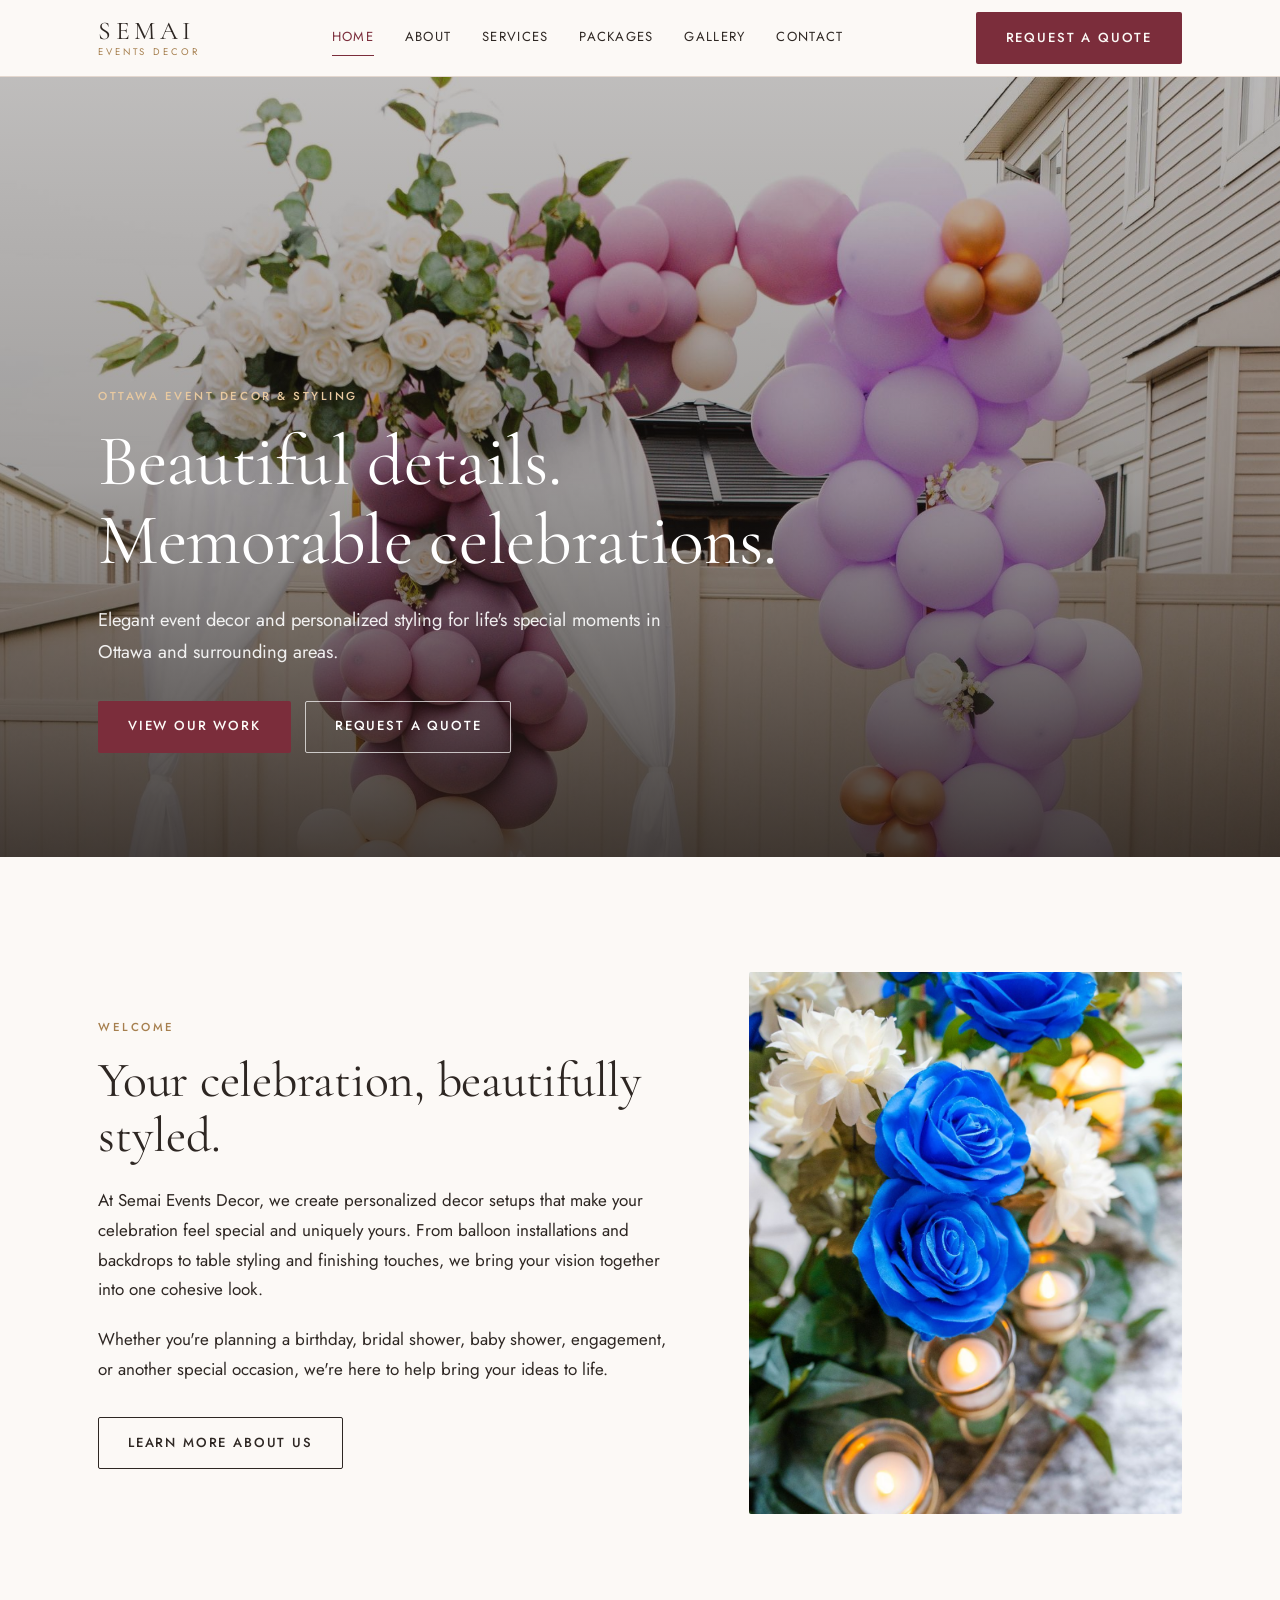
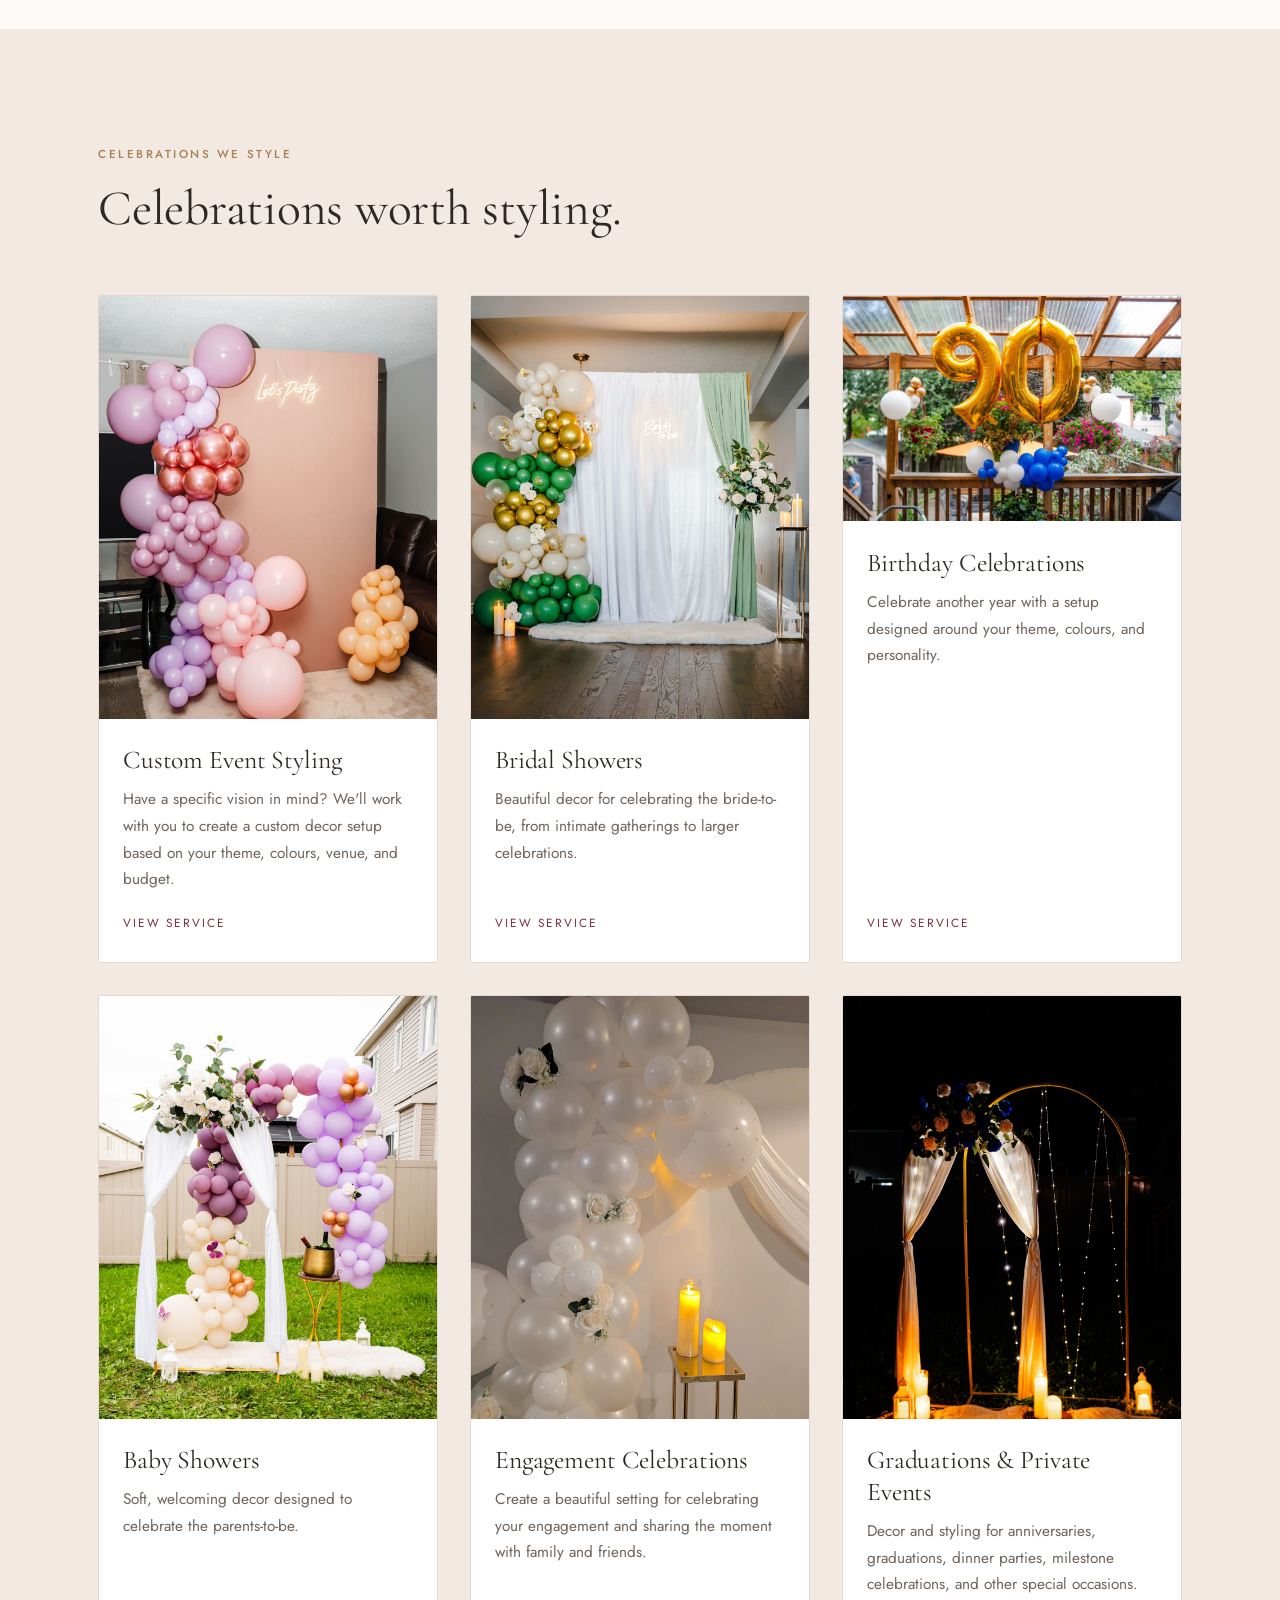
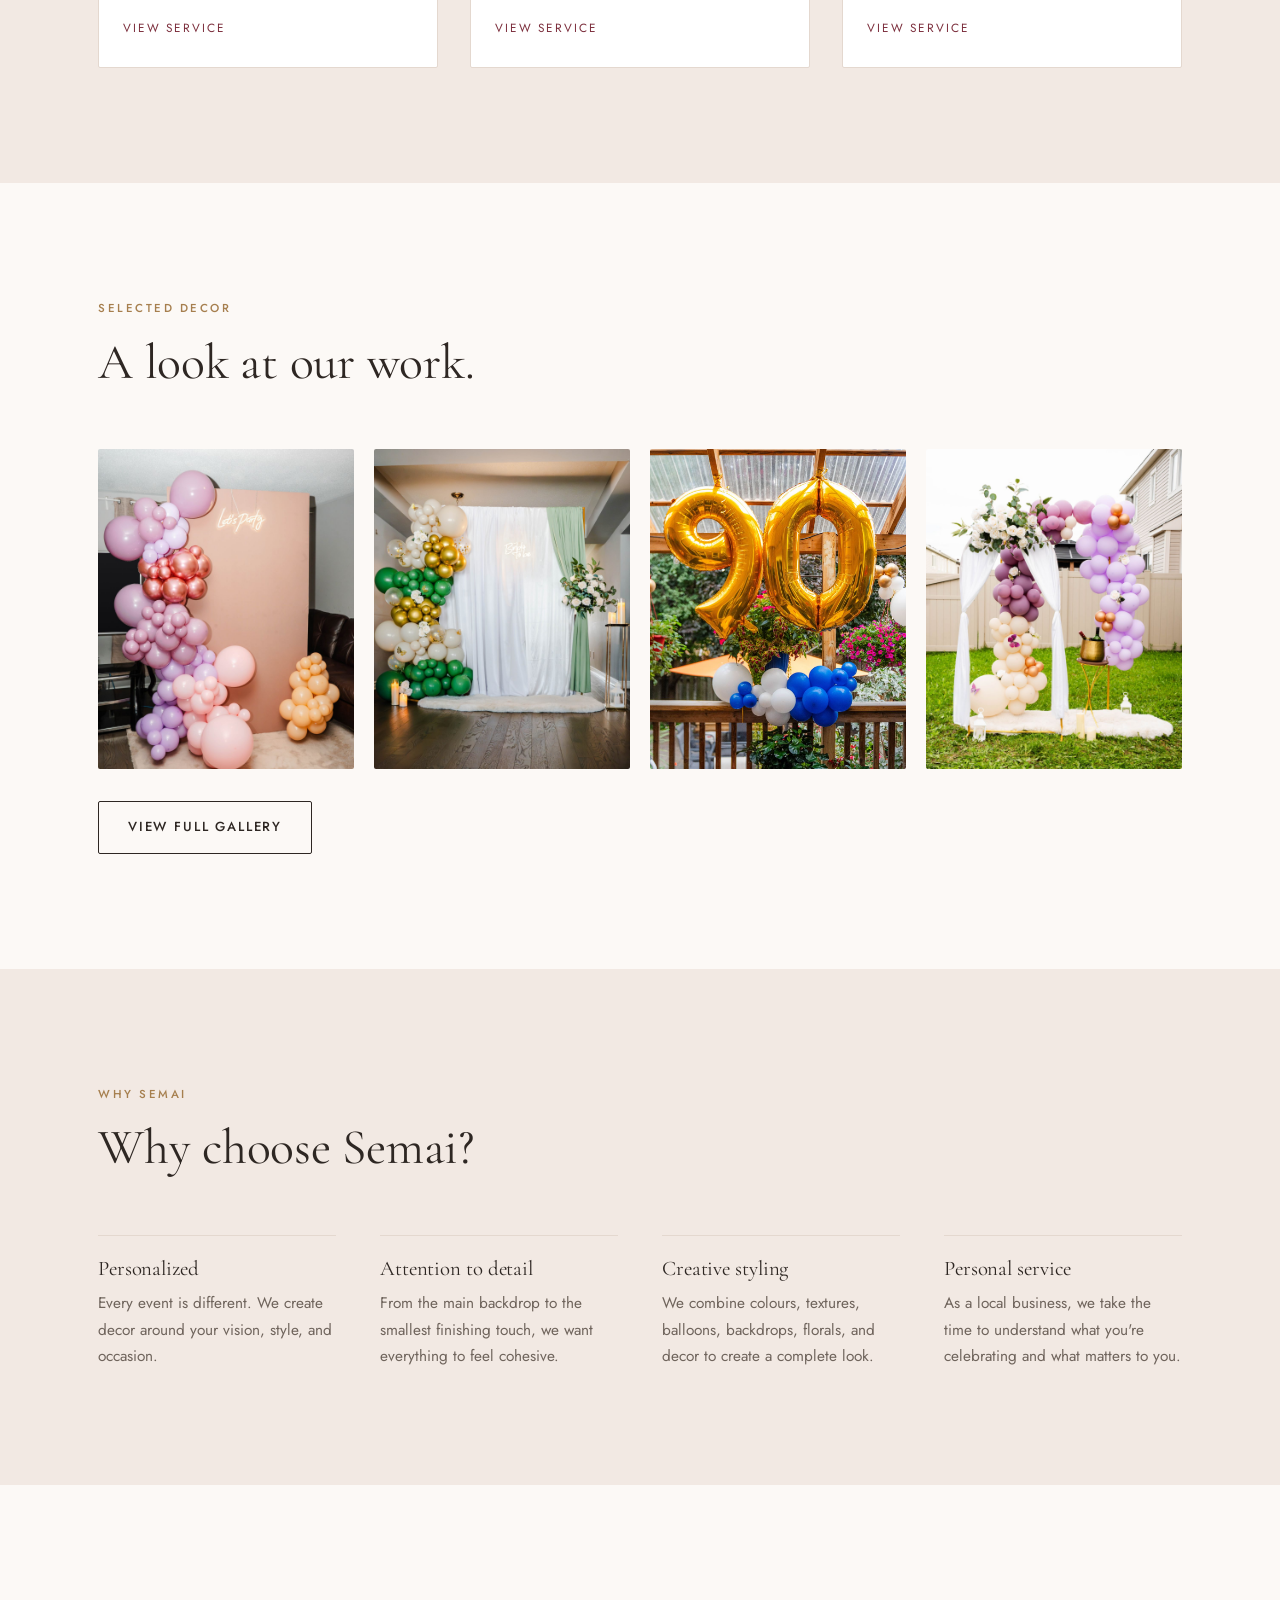
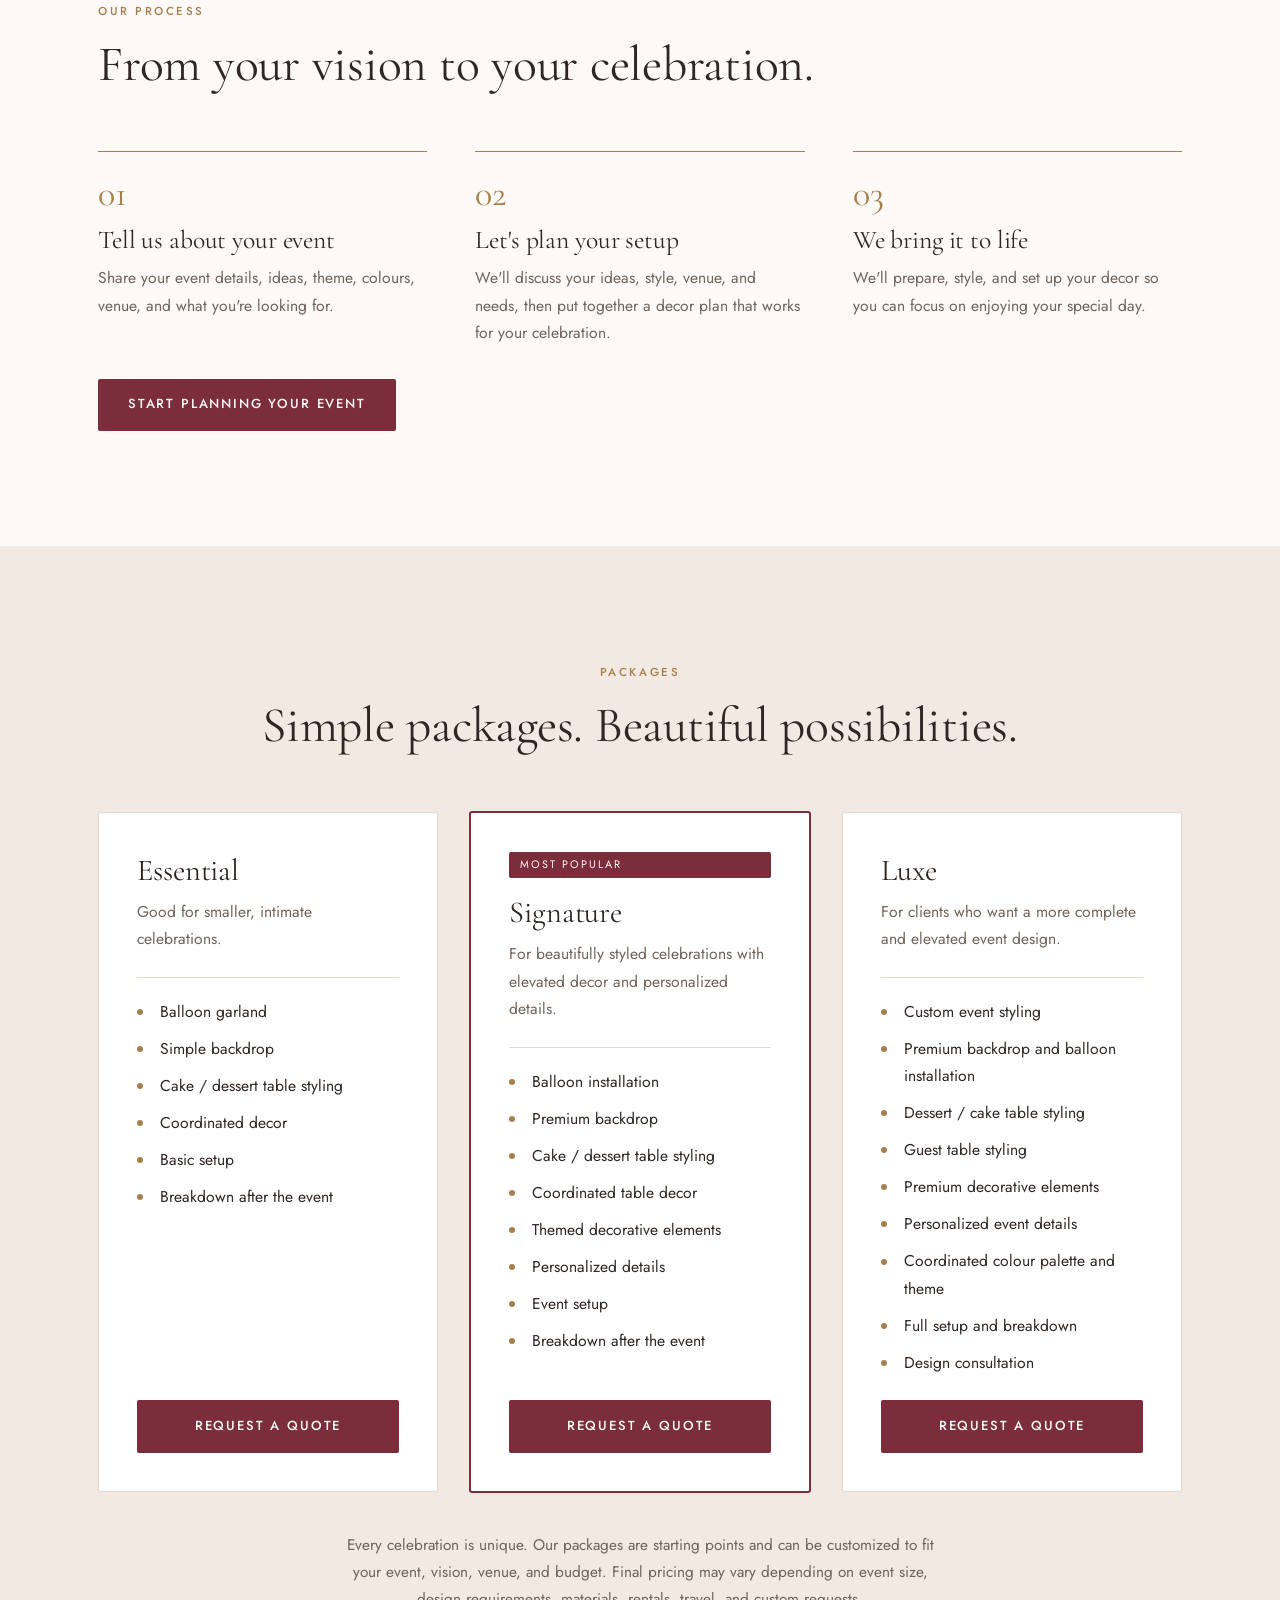
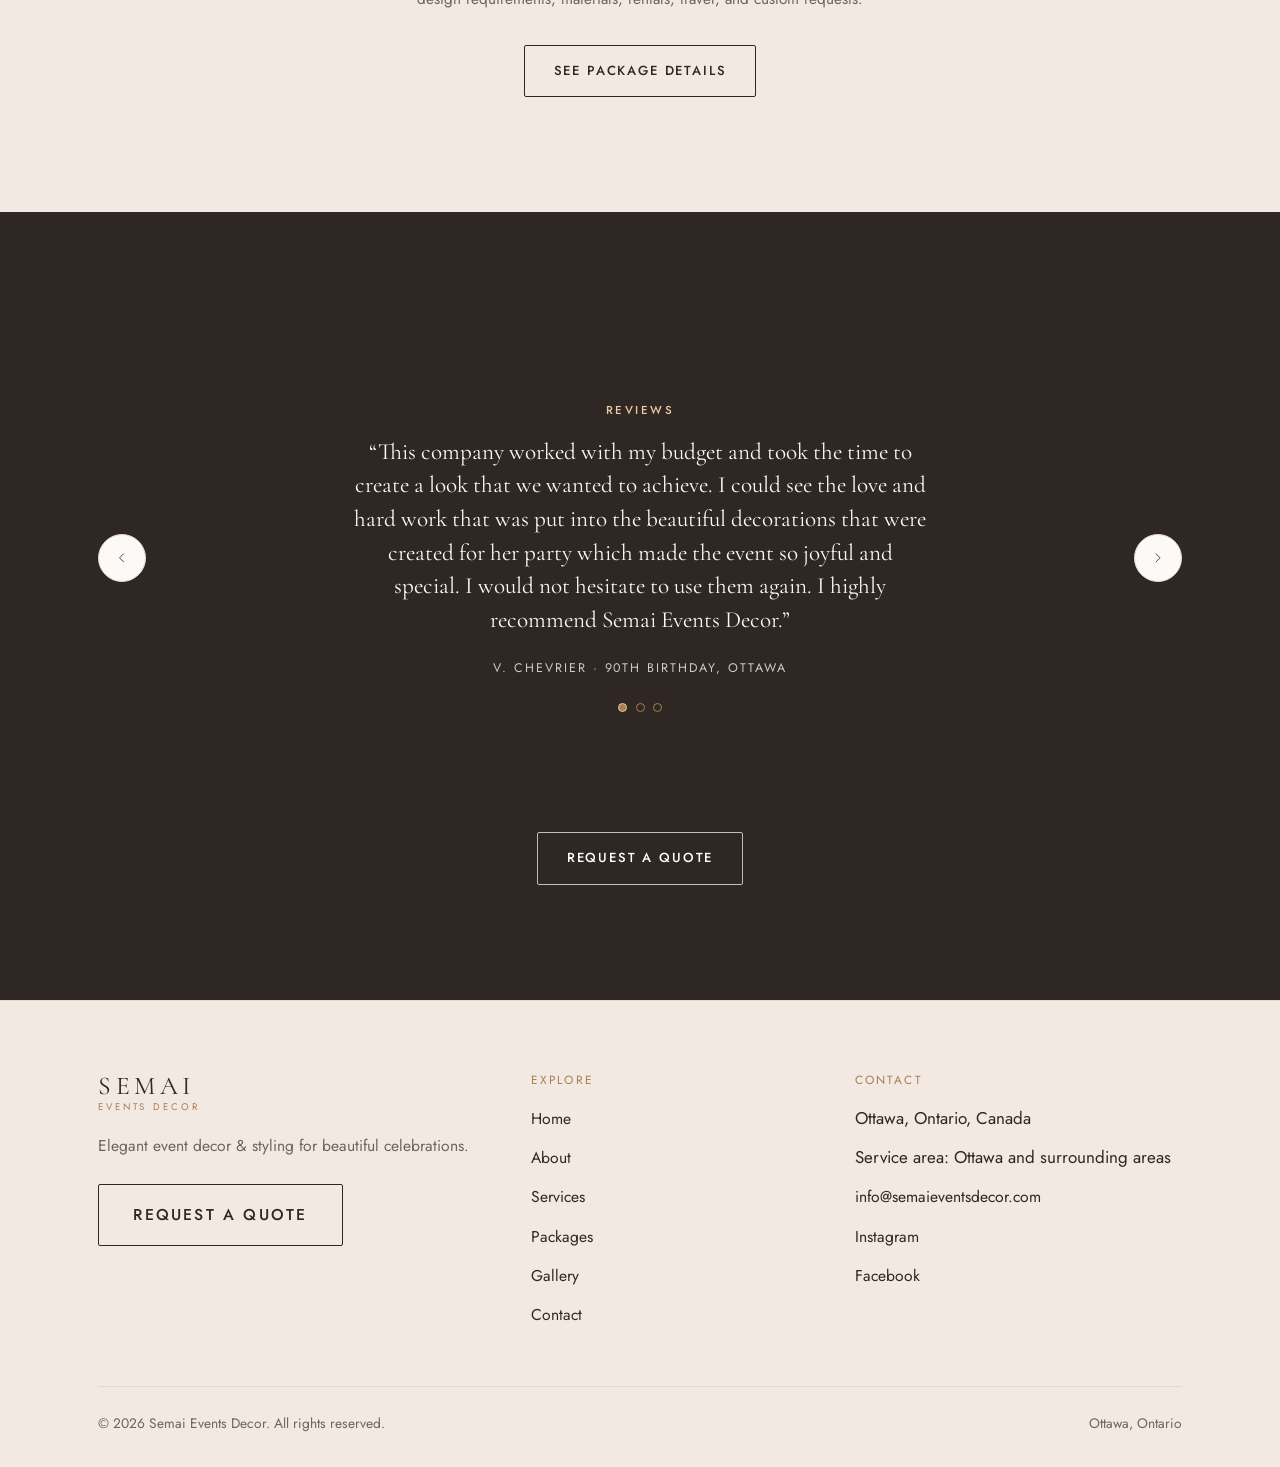
<file: index.html>
<!doctype html>
<html lang="en">
<head>
<meta charset="utf-8">
<meta name="viewport" content="width=device-width, initial-scale=1">
<title>Ottawa Balloon Decor &amp; Event Styling | Semai Events Decor</title>
<meta name="description" content="Ottawa event decorator specialising in balloon garlands, backdrops and styling for bridal showers, baby showers, birthdays, graduations, engagements and private events in Ottawa and surrounding areas.">
<meta name="author" content="Semai Events Decor">
<link rel="canonical" href="https://semaieventsdecor.com/">
<meta property="og:type" content="website">
<meta property="og:site_name" content="Semai Events Decor">
<meta property="og:title" content="Ottawa Balloon Decor &amp; Event Styling | Semai Events Decor">
<meta property="og:description" content="Ottawa event decorator specialising in balloon garlands, backdrops and styling for bridal showers, baby showers, birthdays, graduations, engagements and private events in Ottawa and surrounding areas.">
<meta property="og:url" content="https://semaieventsdecor.com/">
<meta property="og:image" content="https://semaieventsdecor.com/hero.jpg">
<meta name="twitter:card" content="summary_large_image">
<meta name="twitter:title" content="Ottawa Balloon Decor &amp; Event Styling | Semai Events Decor">
<meta name="twitter:description" content="Ottawa event decorator specialising in balloon garlands, backdrops and styling for bridal showers, baby showers, birthdays, graduations, engagements and private events in Ottawa and surrounding areas.">
<meta name="twitter:image" content="https://semaieventsdecor.com/hero.jpg">
<link rel="preconnect" href="https://fonts.googleapis.com">
<link rel="preconnect" href="https://fonts.gstatic.com" crossorigin>
<link href="https://fonts.googleapis.com/css2?family=Cormorant+Garamond:wght@300;400;500&amp;family=Jost:wght@300;400;500&amp;display=swap" rel="stylesheet">
<link rel="stylesheet" href="style.css">
<script type="application/ld+json">
{
  "@context": "https://schema.org",
  "@type": "LocalBusiness",
  "@id": "https://semaieventsdecor.com/#business",
  "name": "Semai Events Decor",
  "description": "Event decor and styling in Ottawa for bridal showers, baby showers, birthdays, engagements, private events and custom celebrations.",
  "url": "https://semaieventsdecor.com/",
  "email": "info@semaieventsdecor.com",
  "image": "https://semaieventsdecor.com/hero.jpg",
  "logo": "https://semaieventsdecor.com/hero.jpg",
  "address": {
    "@type": "PostalAddress",
    "addressLocality": "Ottawa",
    "addressRegion": "ON",
    "addressCountry": "CA"
  },
  "areaServed": [
    {
      "@type": "City",
      "name": "Ottawa"
    },
    {
      "@type": "AdministrativeArea",
      "name": "Ottawa and surrounding areas"
    }
  ],
  "sameAs": [
    "https://www.instagram.com/semaieventsdecor",
    "https://www.facebook.com/profile.php?id=61594771796790"
  ],
  "knowsAbout": [
    "event decor",
    "balloon garlands",
    "backdrops",
    "event styling",
    "bridal shower decor",
    "baby shower decor",
    "graduation decor",
    "birthday decor"
  ],
  "hasOfferCatalog": {
    "@type": "OfferCatalog",
    "name": "Event decor services",
    "itemListElement": [
      {
        "@type": "Offer",
        "itemOffered": {
          "@type": "Service",
          "name": "Custom Event Styling"
        }
      },
      {
        "@type": "Offer",
        "itemOffered": {
          "@type": "Service",
          "name": "Bridal Shower Decor"
        }
      },
      {
        "@type": "Offer",
        "itemOffered": {
          "@type": "Service",
          "name": "Birthday Celebration Decor"
        }
      },
      {
        "@type": "Offer",
        "itemOffered": {
          "@type": "Service",
          "name": "Baby Shower Decor"
        }
      },
      {
        "@type": "Offer",
        "itemOffered": {
          "@type": "Service",
          "name": "Graduation Decor"
        }
      },
      {
        "@type": "Offer",
        "itemOffered": {
          "@type": "Service",
          "name": "Engagement Celebration Decor"
        }
      },
      {
        "@type": "Offer",
        "itemOffered": {
          "@type": "Service",
          "name": "Private and Special Event Decor"
        }
      }
    ]
  }
}
</script>
</head>
<body>
<a class="skip-link" href="#main">Skip to content</a>
<header class="site-header">
  <div class="wrap site-header__inner">
    <a class="wordmark" href="./">
      <span class="wordmark__name">SEMAI</span>
      <span class="wordmark__sub">Events Decor</span>
    </a>
    <button class="nav-toggle" type="button" aria-expanded="false" aria-controls="primary-nav">
      <span></span><span></span><span></span>
      <span class="visually-hidden">Menu</span>
    </button>
    <nav class="nav" id="primary-nav" aria-label="Primary" hidden>
      <a href="./" aria-current="page">Home</a><a href="about.html">About</a><a href="services.html">Services</a><a href="packages.html">Packages</a><a href="gallery.html">Gallery</a><a href="contact.html">Contact</a>
    </nav>
    <a class="btn btn--solid header-cta" href="contact.html">Request a quote</a>
  </div>
</header>
<main id="main">

<section class="hero">
  <div class="hero__media"><img src="hero.jpg" data-fallback="https://semaieventsdecor.lovable.app/__l5e/assets-v1/5c01aa2e-61d4-41f7-9724-620efdf21cb2/hero.jpg" alt="Lilac, mauve and cream balloon arch with white roses and draped fabric in a backyard" loading="eager" fetchpriority="high"></div>
  <div class="wrap hero__inner">
    <span class="eyebrow">Ottawa event decor &amp; styling</span>
    <h1>Beautiful details.<br>Memorable celebrations.</h1>
    <p>Elegant event decor and personalized styling for life's special moments in Ottawa and surrounding areas.</p>
    <div class="btn-row">
      <a class="btn btn--solid" href="gallery.html">View our work</a>
      <a class="btn btn--light" href="contact.html">Request a quote</a>
    </div>
  </div>
</section>

<section class="section">
  <div class="wrap split split--wide-text">
    <div class="split__body">
      <span class="eyebrow">Welcome</span>
      <h2>Your celebration, beautifully styled.</h2>
      <p>At Semai Events Decor, we create personalized decor setups that make your celebration feel special and uniquely yours. From balloon installations and backdrops to table styling and finishing touches, we bring your vision together into one cohesive look.</p>
      <p>Whether you&#39;re planning a birthday, bridal shower, baby shower, engagement, or another special occasion, we&#39;re here to help bring your ideas to life.</p>
      <div class="btn-row"><a class="btn btn--ghost" href="about.html">Learn more about us</a></div>
    </div>
    <div class="split__media"><img src="about-studio.jpg" data-fallback="https://semaieventsdecor.lovable.app/assets/about-studio-kHiAcxfi.jpg" alt="Close-up of blue roses, white blooms and candlelight in a Semai Events Decor arrangement" loading="lazy"></div>
  </div>
</section>

<section class="section section--shell">
  <div class="wrap">
    <div class="section-head">
      <span class="eyebrow">Celebrations we style</span>
      <h2>Celebrations worth styling.</h2>
    </div>
    <div class="cards"><a class="card" href="services.html">
  <div class="card__media"><img src="service-custom.jpg" data-fallback="https://semaieventsdecor.lovable.app/assets/service-custom-Btgn97VC.jpg" alt="Balloon garland in mauve, lilac, blush and rose gold framing a peach backdrop with a Let&#39;s Party neon sign" loading="lazy"></div>
  <div class="card__body">
    <h3>Custom Event Styling</h3>
    <p>Have a specific vision in mind? We&#39;ll work with you to create a custom decor setup based on your theme, colours, venue, and budget.</p>
    <span class="card__more">View service</span>
  </div>
</a><a class="card" href="services.html">
  <div class="card__media"><img src="service-bridal.jpg" data-fallback="https://semaieventsdecor.lovable.app/assets/service-bridal-CkYIw01B.jpg" alt="Green, gold and cream balloon garland beside a white drape with a glowing Bride to be neon sign and a sage curtain with white roses" loading="lazy"></div>
  <div class="card__body">
    <h3>Bridal Showers</h3>
    <p>Beautiful decor for celebrating the bride-to-be, from intimate gatherings to larger celebrations.</p>
    <span class="card__more">View service</span>
  </div>
</a><a class="card" href="services.html">
  <div class="card__media" style="--media-ratio: 3 / 2"><img src="service-birthday.jpg" data-fallback="https://semaieventsdecor.lovable.app/assets/service-birthday-DWhHZ_2a.jpg" alt="Ninetieth birthday decor with gold number balloons and a blue and white garland under a garden pergola" loading="lazy"></div>
  <div class="card__body">
    <h3>Birthday Celebrations</h3>
    <p>Celebrate another year with a setup designed around your theme, colours, and personality.</p>
    <span class="card__more">View service</span>
  </div>
</a><a class="card" href="services.html">
  <div class="card__media"><img src="service-baby.jpg" data-fallback="https://semaieventsdecor.lovable.app/assets/service-baby-DbaqTa8D.jpg" alt="Lilac and mauve balloon arch with white roses and draped fabric in a garden" loading="lazy"></div>
  <div class="card__body">
    <h3>Baby Showers</h3>
    <p>Soft, welcoming decor designed to celebrate the parents-to-be.</p>
    <span class="card__more">View service</span>
  </div>
</a><a class="card" href="services.html">
  <div class="card__media"><img src="service-engagement.jpg" data-fallback="https://semaieventsdecor.lovable.app/assets/service-engagement-7bYrcUMP.jpg" alt="White pearl balloon garland with ivory roses and candlelight" loading="lazy"></div>
  <div class="card__body">
    <h3>Engagement Celebrations</h3>
    <p>Create a beautiful setting for celebrating your engagement and sharing the moment with family and friends.</p>
    <span class="card__more">View service</span>
  </div>
</a><a class="card" href="services.html">
  <div class="card__media"><img src="service-private.jpg" alt="Candlelit gold arch with fairy lights and blue and peach roses at night" loading="lazy"></div>
  <div class="card__body">
    <h3>Graduations &amp; Private Events</h3>
    <p>Decor and styling for anniversaries, graduations, dinner parties, milestone celebrations, and other special occasions.</p>
    <span class="card__more">View service</span>
  </div>
</a></div>
  </div>
</section>

<section class="section">
  <div class="wrap">
    <div class="section-head">
      <span class="eyebrow">Selected decor</span>
      <h2>A look at our work.</h2>
    </div>
    <div class="grid-gallery"><figure class="shot" style="cursor:default"><img src="service-custom.jpg" data-fallback="https://semaieventsdecor.lovable.app/assets/service-custom-Btgn97VC.jpg" alt="Balloon garland in mauve, lilac, blush and rose gold framing a peach backdrop with a Let&#39;s Party neon sign" loading="lazy"></figure><figure class="shot" style="cursor:default"><img src="service-bridal.jpg" data-fallback="https://semaieventsdecor.lovable.app/assets/service-bridal-CkYIw01B.jpg" alt="Green, gold and cream balloon garland beside a white drape with a glowing Bride to be neon sign and a sage curtain with white roses" loading="lazy"></figure><figure class="shot" style="cursor:default"><img src="service-birthday.jpg" data-fallback="https://semaieventsdecor.lovable.app/assets/service-birthday-DWhHZ_2a.jpg" alt="Ninetieth birthday decor with gold number balloons and a blue and white garland under a garden pergola" loading="lazy"></figure><figure class="shot" style="cursor:default"><img src="service-baby.jpg" data-fallback="https://semaieventsdecor.lovable.app/assets/service-baby-DbaqTa8D.jpg" alt="Lilac and mauve balloon arch with white roses and draped fabric in a garden" loading="lazy"></figure></div>
    <div class="btn-row"><a class="btn btn--ghost" href="gallery.html">View full gallery</a></div>
  </div>
</section>

<section class="section section--shell">
  <div class="wrap">
    <div class="section-head">
      <span class="eyebrow">Why Semai</span>
      <h2>Why choose Semai?</h2>
    </div>
    <div class="values"><div class="value"><h3>Personalized</h3><p>Every event is different. We create decor around your vision, style, and occasion.</p></div><div class="value"><h3>Attention to detail</h3><p>From the main backdrop to the smallest finishing touch, we want everything to feel cohesive.</p></div><div class="value"><h3>Creative styling</h3><p>We combine colours, textures, balloons, backdrops, florals, and decor to create a complete look.</p></div><div class="value"><h3>Personal service</h3><p>As a local business, we take the time to understand what you&#39;re celebrating and what matters to you.</p></div></div>
  </div>
</section>

<section class="section">
  <div class="wrap">
    <div class="section-head">
      <span class="eyebrow">Our process</span>
      <h2>From your vision to your celebration.</h2>
    </div>
    <div class="steps"><div class="step"><span class="step__num">01</span><h3>Tell us about your event</h3><p>Share your event details, ideas, theme, colours, venue, and what you&#39;re looking for.</p></div><div class="step"><span class="step__num">02</span><h3>Let's plan your setup</h3><p>We'll discuss your ideas, style, venue, and needs, then put together a decor plan that works for your celebration.</p></div><div class="step"><span class="step__num">03</span><h3>We bring it to life</h3><p>We'll prepare, style, and set up your decor so you can focus on enjoying your special day.</p></div></div>
    <div class="btn-row"><a class="btn btn--solid" href="contact.html">Start planning your event</a></div>
  </div>
</section>

<section class="section section--shell">
  <div class="wrap">
    <div class="section-head section-head--center">
      <span class="eyebrow">Packages</span>
      <h2>Simple packages. Beautiful possibilities.</h2>
    </div>
    <div class="packages"><article class="package">
  
  <h3>Essential</h3>
  <p class="package__intro">Good for smaller, intimate celebrations.</p>
  <ul class="package__list"><li>Balloon garland</li><li>Simple backdrop</li><li>Cake / dessert table styling</li><li>Coordinated decor</li><li>Basic setup</li><li>Breakdown after the event</li></ul>
  
  <a class="btn btn--solid" href="contact.html">Request a quote</a>
</article>
<article class="package package--featured">
  <span class="package__flag">Most popular</span>
  <h3>Signature</h3>
  <p class="package__intro">For beautifully styled celebrations with elevated decor and personalized details.</p>
  <ul class="package__list"><li>Balloon installation</li><li>Premium backdrop</li><li>Cake / dessert table styling</li><li>Coordinated table decor</li><li>Themed decorative elements</li><li>Personalized details</li><li>Event setup</li><li>Breakdown after the event</li></ul>
  
  <a class="btn btn--solid" href="contact.html">Request a quote</a>
</article>
<article class="package">
  
  <h3>Luxe</h3>
  <p class="package__intro">For clients who want a more complete and elevated event design.</p>
  <ul class="package__list"><li>Custom event styling</li><li>Premium backdrop and balloon installation</li><li>Dessert / cake table styling</li><li>Guest table styling</li><li>Premium decorative elements</li><li>Personalized event details</li><li>Coordinated colour palette and theme</li><li>Full setup and breakdown</li><li>Design consultation</li></ul>
  
  <a class="btn btn--solid" href="contact.html">Request a quote</a>
</article></div>
    <p style="margin:2.5rem auto 0;text-align:center;color:var(--muted);font-size:.96rem">Every celebration is unique. Our packages are starting points and can be customized to fit your event, vision, venue, and budget. Final pricing may vary depending on event size, design requirements, materials, rentals, travel, and custom requests.</p>
    <div class="btn-row btn-row--center"><a class="btn btn--ghost" href="packages.html">See package details</a></div>
  </div>
</section>

<section class="section cta-band">
  <div class="wrap">
    <div class="reviews" id="reviews" hidden aria-roledescription="carousel" aria-label="What our clients say">
      <span class="eyebrow">Reviews</span>
      <div class="reviews__stage">
        <button class="review__arrow review__arrow--prev" type="button" aria-label="Previous review"><svg viewBox="0 0 24 24" aria-hidden="true" focusable="false"><path d="M9 5l7 7-7 7" fill="none" stroke="currentColor" stroke-width="1.5" stroke-linecap="round" stroke-linejoin="round"/></svg></button>
        <div class="review__body">
          <blockquote class="review__text" aria-live="polite"></blockquote>
          <p class="review__who"></p>
        </div>
        <button class="review__arrow review__arrow--next" type="button" aria-label="Next review"><svg viewBox="0 0 24 24" aria-hidden="true" focusable="false"><path d="M9 5l7 7-7 7" fill="none" stroke="currentColor" stroke-width="1.5" stroke-linecap="round" stroke-linejoin="round"/></svg></button>
      </div>
      <div class="review__dots"></div>
      <p class="review__count" hidden></p>
    </div>
    <div class="btn-row btn-row--center">
      <a class="btn btn--light" href="contact.html">Request a quote</a>
    </div>
  </div>
</section>

</main>
<footer class="site-footer">
  <div class="wrap">
    <div class="footer-grid">
      <div>
        <a class="wordmark" href="./">
          <span class="wordmark__name">SEMAI</span>
          <span class="wordmark__sub">Events Decor</span>
        </a>
        <p style="margin-top:1.25rem">Elegant event decor &amp; styling for beautiful celebrations.</p>
        <a class="btn btn--ghost" href="contact.html">Request a quote</a>
      </div>
      <div>
        <h2>Explore</h2>
        <ul><li><a href="./">Home</a></li><li><a href="about.html">About</a></li><li><a href="services.html">Services</a></li><li><a href="packages.html">Packages</a></li><li><a href="gallery.html">Gallery</a></li><li><a href="contact.html">Contact</a></li></ul>
      </div>
      <div>
        <h2>Contact</h2>
        <ul>
          <li>Ottawa, Ontario, Canada</li>
          <li>Service area: Ottawa and surrounding areas</li>
          <li><a href="mailto:info@semaieventsdecor.com">info@semaieventsdecor.com</a></li>
          <li><a href="https://www.instagram.com/semaieventsdecor" target="_blank" rel="noopener">Instagram</a></li>
          <li><a href="https://www.facebook.com/profile.php?id=61594771796790" target="_blank" rel="noopener">Facebook</a></li>
        </ul>
      </div>
    </div>
    <div class="footer-bottom">
      <span>&copy; <span data-year>2026</span> Semai Events Decor. All rights reserved.</span>
      <span>Ottawa, Ontario</span>
    </div>
  </div>
</footer>
<script src="main.js"></script>
</body>
</html>
</file>
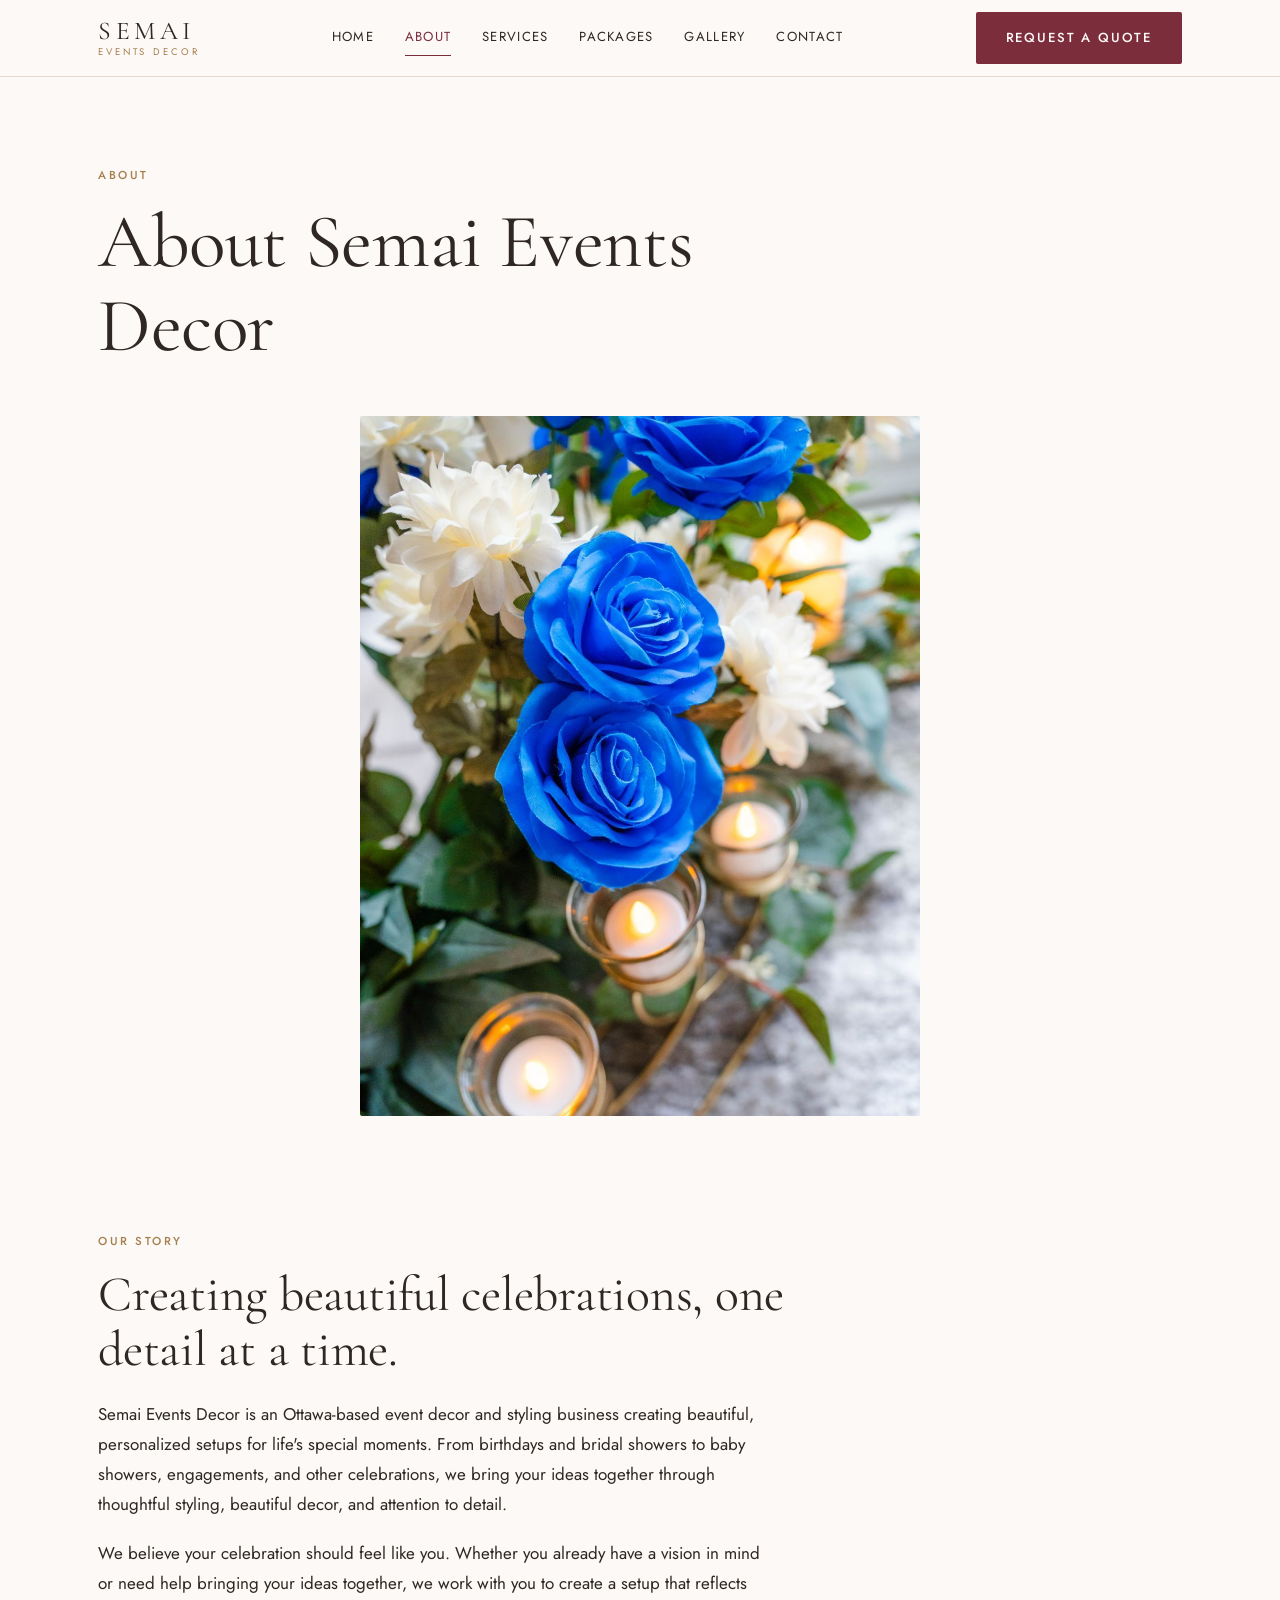
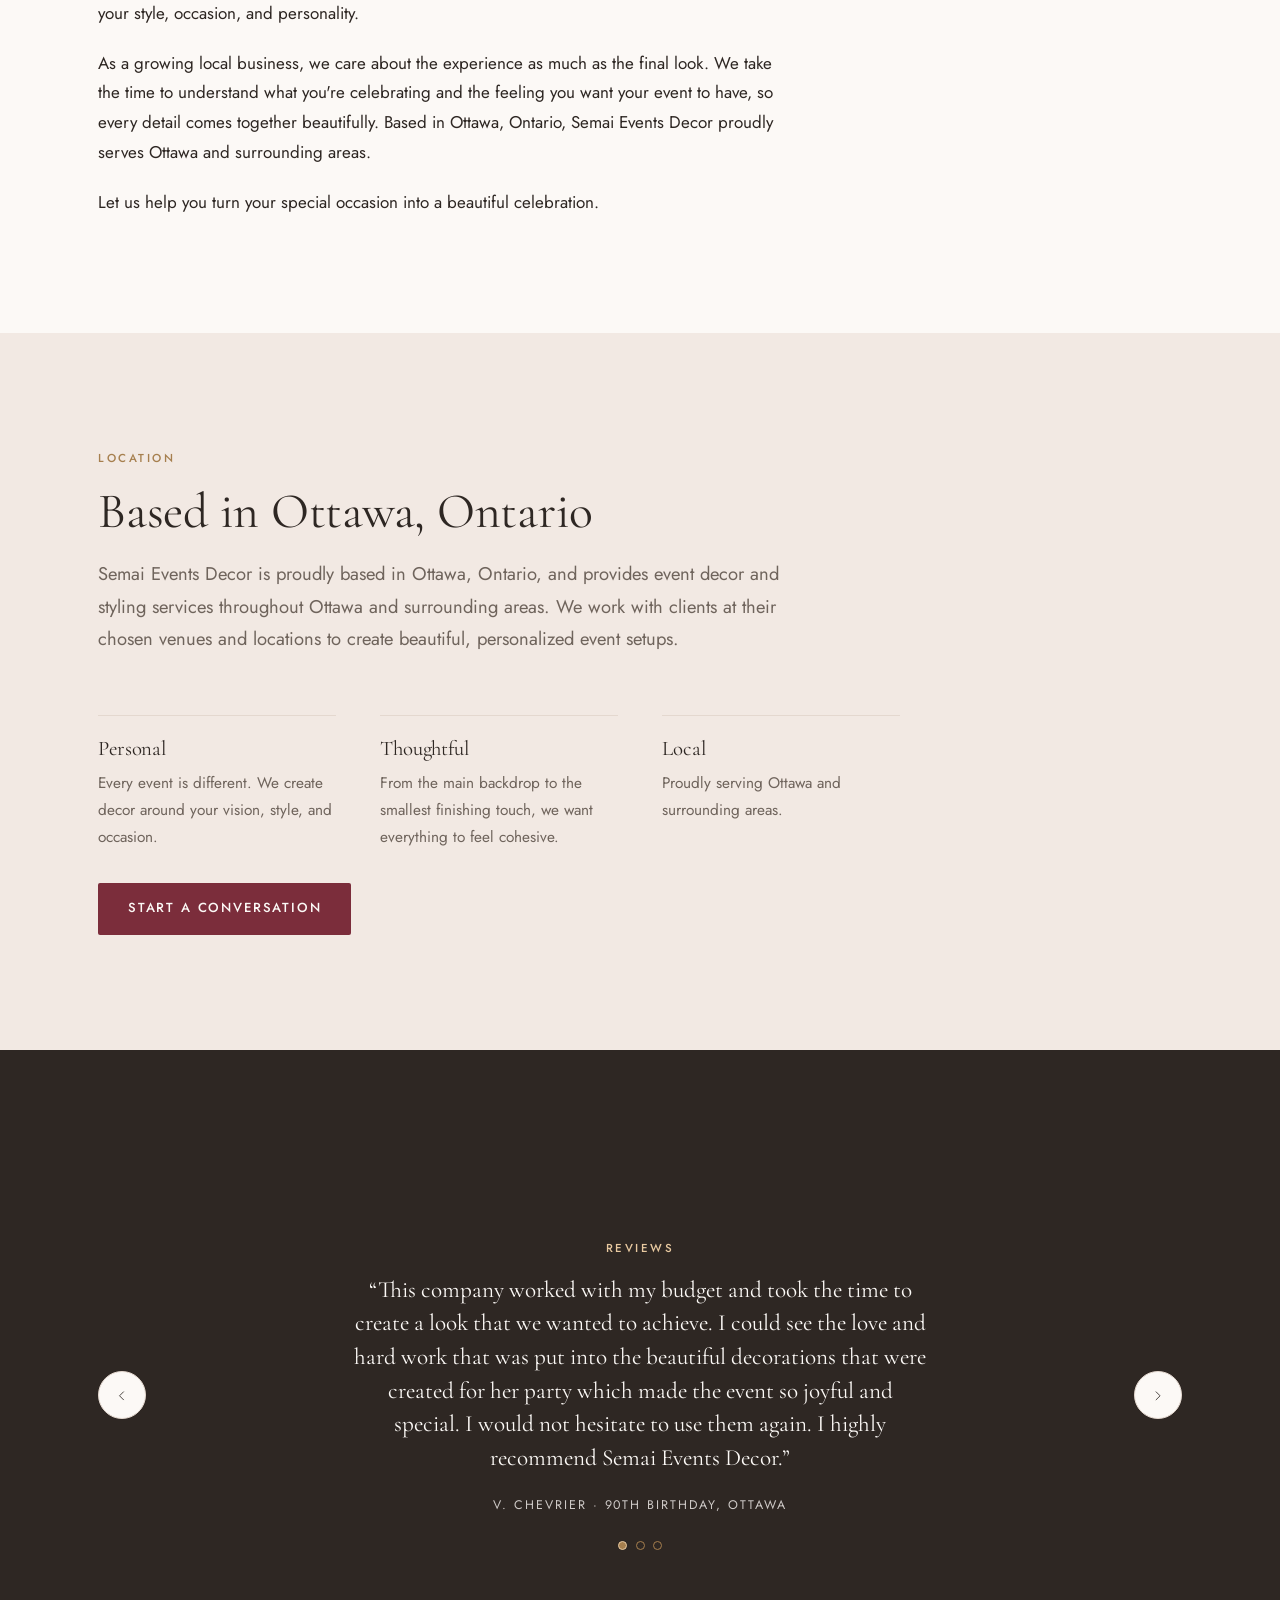
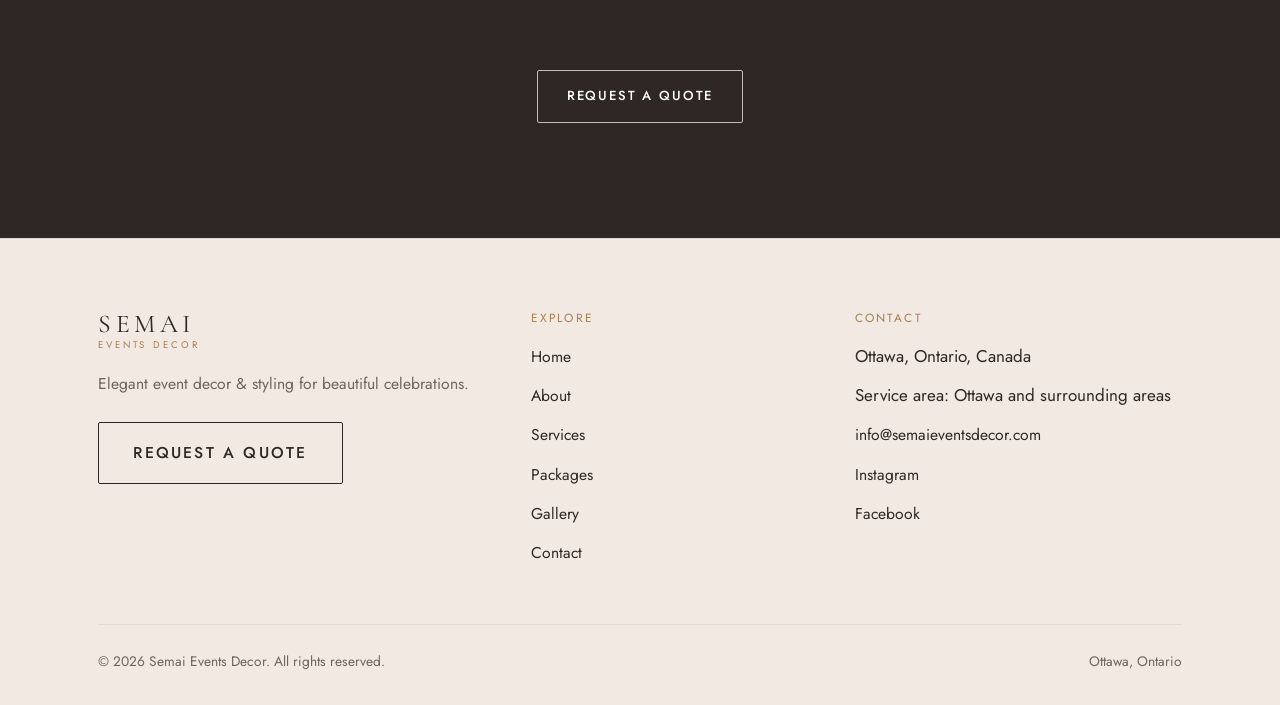
<file: about.html>
<!doctype html>
<html lang="en">
<head>
<meta charset="utf-8">
<meta name="viewport" content="width=device-width, initial-scale=1">
<title>About | Semai Events Decor — Ottawa Event Styling</title>
<meta name="description" content="Semai Events Decor is an Ottawa-based event decor and styling business creating beautiful, thoughtfully designed celebrations for birthdays, bridal showers, baby showers, engagements, and special events.">
<meta name="author" content="Semai Events Decor">
<link rel="canonical" href="https://semaieventsdecor.com/about.html">
<meta property="og:type" content="website">
<meta property="og:site_name" content="Semai Events Decor">
<meta property="og:title" content="About | Semai Events Decor — Ottawa Event Styling">
<meta property="og:description" content="Semai Events Decor is an Ottawa-based event decor and styling business creating beautiful, thoughtfully designed celebrations for birthdays, bridal showers, baby showers, engagements, and special events.">
<meta property="og:url" content="https://semaieventsdecor.com/about.html">
<meta property="og:image" content="https://semaieventsdecor.com/about-studio.jpg">
<meta name="twitter:card" content="summary_large_image">
<meta name="twitter:title" content="About | Semai Events Decor — Ottawa Event Styling">
<meta name="twitter:description" content="Semai Events Decor is an Ottawa-based event decor and styling business creating beautiful, thoughtfully designed celebrations for birthdays, bridal showers, baby showers, engagements, and special events.">
<meta name="twitter:image" content="https://semaieventsdecor.com/about-studio.jpg">
<link rel="preconnect" href="https://fonts.googleapis.com">
<link rel="preconnect" href="https://fonts.gstatic.com" crossorigin>
<link href="https://fonts.googleapis.com/css2?family=Cormorant+Garamond:wght@300;400;500&amp;family=Jost:wght@300;400;500&amp;display=swap" rel="stylesheet">
<link rel="stylesheet" href="style.css">
<script type="application/ld+json">
{
  "@context": "https://schema.org",
  "@type": "LocalBusiness",
  "@id": "https://semaieventsdecor.com/#business",
  "name": "Semai Events Decor",
  "description": "Event decor and styling in Ottawa for bridal showers, baby showers, birthdays, engagements, private events and custom celebrations.",
  "url": "https://semaieventsdecor.com/",
  "email": "info@semaieventsdecor.com",
  "image": "https://semaieventsdecor.com/hero.jpg",
  "logo": "https://semaieventsdecor.com/hero.jpg",
  "address": {
    "@type": "PostalAddress",
    "addressLocality": "Ottawa",
    "addressRegion": "ON",
    "addressCountry": "CA"
  },
  "areaServed": [
    {
      "@type": "City",
      "name": "Ottawa"
    },
    {
      "@type": "AdministrativeArea",
      "name": "Ottawa and surrounding areas"
    }
  ],
  "sameAs": [
    "https://www.instagram.com/semaieventsdecor",
    "https://www.facebook.com/profile.php?id=61594771796790"
  ],
  "knowsAbout": [
    "event decor",
    "balloon garlands",
    "backdrops",
    "event styling",
    "bridal shower decor",
    "baby shower decor",
    "graduation decor",
    "birthday decor"
  ],
  "hasOfferCatalog": {
    "@type": "OfferCatalog",
    "name": "Event decor services",
    "itemListElement": [
      {
        "@type": "Offer",
        "itemOffered": {
          "@type": "Service",
          "name": "Custom Event Styling"
        }
      },
      {
        "@type": "Offer",
        "itemOffered": {
          "@type": "Service",
          "name": "Bridal Shower Decor"
        }
      },
      {
        "@type": "Offer",
        "itemOffered": {
          "@type": "Service",
          "name": "Birthday Celebration Decor"
        }
      },
      {
        "@type": "Offer",
        "itemOffered": {
          "@type": "Service",
          "name": "Baby Shower Decor"
        }
      },
      {
        "@type": "Offer",
        "itemOffered": {
          "@type": "Service",
          "name": "Graduation Decor"
        }
      },
      {
        "@type": "Offer",
        "itemOffered": {
          "@type": "Service",
          "name": "Engagement Celebration Decor"
        }
      },
      {
        "@type": "Offer",
        "itemOffered": {
          "@type": "Service",
          "name": "Private and Special Event Decor"
        }
      }
    ]
  }
}
</script>
</head>
<body>
<a class="skip-link" href="#main">Skip to content</a>
<header class="site-header">
  <div class="wrap site-header__inner">
    <a class="wordmark" href="./">
      <span class="wordmark__name">SEMAI</span>
      <span class="wordmark__sub">Events Decor</span>
    </a>
    <button class="nav-toggle" type="button" aria-expanded="false" aria-controls="primary-nav">
      <span></span><span></span><span></span>
      <span class="visually-hidden">Menu</span>
    </button>
    <nav class="nav" id="primary-nav" aria-label="Primary" hidden>
      <a href="./">Home</a><a href="about.html" aria-current="page">About</a><a href="services.html">Services</a><a href="packages.html">Packages</a><a href="gallery.html">Gallery</a><a href="contact.html">Contact</a>
    </nav>
    <a class="btn btn--solid header-cta" href="contact.html">Request a quote</a>
  </div>
</header>
<main id="main">

<section class="wrap banner">
  <span class="eyebrow">About</span>
  <h1>About Semai Events Decor</h1>
</section>

<section class="wrap">
  <figure class="banner-photo">
    <img src="about-studio.jpg" data-fallback="https://semaieventsdecor.lovable.app/assets/about-studio-kHiAcxfi.jpg" alt="Close-up of blue roses, white blooms and candlelight in a Semai Events Decor arrangement" loading="eager" fetchpriority="high">
  </figure>
</section>

<section class="section">
  <div class="wrap">
    <div class="story split__body">
      <span class="eyebrow">Our story</span>
      <h2>Creating beautiful celebrations, one detail at a time.</h2>
      <p>Semai Events Decor is an Ottawa-based event decor and styling business creating beautiful, personalized setups for life&#39;s special moments. From birthdays and bridal showers to baby showers, engagements, and other celebrations, we bring your ideas together through thoughtful styling, beautiful decor, and attention to detail.</p>
      <p>We believe your celebration should feel like you. Whether you already have a vision in mind or need help bringing your ideas together, we work with you to create a setup that reflects your style, occasion, and personality.</p>
      <p>As a growing local business, we care about the experience as much as the final look. We take the time to understand what you&#39;re celebrating and the feeling you want your event to have, so every detail comes together beautifully. Based in Ottawa, Ontario, Semai Events Decor proudly serves Ottawa and surrounding areas.</p>
      <p>Let us help you turn your special occasion into a beautiful celebration.</p>
    </div>
  </div>
</section>

<section class="section section--shell">
  <div class="wrap">
    <div class="section-head">
      <span class="eyebrow">Location</span>
      <h2>Based in Ottawa, Ontario</h2>
      <p class="lede" style="margin-top:1.25rem">Semai Events Decor is proudly based in Ottawa, Ontario, and provides event decor and styling services throughout Ottawa and surrounding areas. We work with clients at their chosen venues and locations to create beautiful, personalized event setups.</p>
    </div>
    <div class="values"><div class="value"><h3>Personal</h3><p>Every event is different. We create decor around your vision, style, and occasion.</p></div><div class="value"><h3>Thoughtful</h3><p>From the main backdrop to the smallest finishing touch, we want everything to feel cohesive.</p></div><div class="value"><h3>Local</h3><p>Proudly serving Ottawa and surrounding areas.</p></div></div>
    <div class="btn-row"><a class="btn btn--solid" href="contact.html">Start a conversation</a></div>
  </div>
</section>

<section class="section cta-band">
  <div class="wrap">
    <div class="reviews" id="reviews" hidden aria-roledescription="carousel" aria-label="What our clients say">
      <span class="eyebrow">Reviews</span>
      <div class="reviews__stage">
        <button class="review__arrow review__arrow--prev" type="button" aria-label="Previous review"><svg viewBox="0 0 24 24" aria-hidden="true" focusable="false"><path d="M9 5l7 7-7 7" fill="none" stroke="currentColor" stroke-width="1.5" stroke-linecap="round" stroke-linejoin="round"/></svg></button>
        <div class="review__body">
          <blockquote class="review__text" aria-live="polite"></blockquote>
          <p class="review__who"></p>
        </div>
        <button class="review__arrow review__arrow--next" type="button" aria-label="Next review"><svg viewBox="0 0 24 24" aria-hidden="true" focusable="false"><path d="M9 5l7 7-7 7" fill="none" stroke="currentColor" stroke-width="1.5" stroke-linecap="round" stroke-linejoin="round"/></svg></button>
      </div>
      <div class="review__dots"></div>
      <p class="review__count" hidden></p>
    </div>
    <div class="btn-row btn-row--center">
      <a class="btn btn--light" href="contact.html">Request a quote</a>
    </div>
  </div>
</section>

</main>
<footer class="site-footer">
  <div class="wrap">
    <div class="footer-grid">
      <div>
        <a class="wordmark" href="./">
          <span class="wordmark__name">SEMAI</span>
          <span class="wordmark__sub">Events Decor</span>
        </a>
        <p style="margin-top:1.25rem">Elegant event decor &amp; styling for beautiful celebrations.</p>
        <a class="btn btn--ghost" href="contact.html">Request a quote</a>
      </div>
      <div>
        <h2>Explore</h2>
        <ul><li><a href="./">Home</a></li><li><a href="about.html">About</a></li><li><a href="services.html">Services</a></li><li><a href="packages.html">Packages</a></li><li><a href="gallery.html">Gallery</a></li><li><a href="contact.html">Contact</a></li></ul>
      </div>
      <div>
        <h2>Contact</h2>
        <ul>
          <li>Ottawa, Ontario, Canada</li>
          <li>Service area: Ottawa and surrounding areas</li>
          <li><a href="mailto:info@semaieventsdecor.com">info@semaieventsdecor.com</a></li>
          <li><a href="https://www.instagram.com/semaieventsdecor" target="_blank" rel="noopener">Instagram</a></li>
          <li><a href="https://www.facebook.com/profile.php?id=61594771796790" target="_blank" rel="noopener">Facebook</a></li>
        </ul>
      </div>
    </div>
    <div class="footer-bottom">
      <span>&copy; <span data-year>2026</span> Semai Events Decor. All rights reserved.</span>
      <span>Ottawa, Ontario</span>
    </div>
  </div>
</footer>
<script src="main.js"></script>
</body>
</html>
</file>
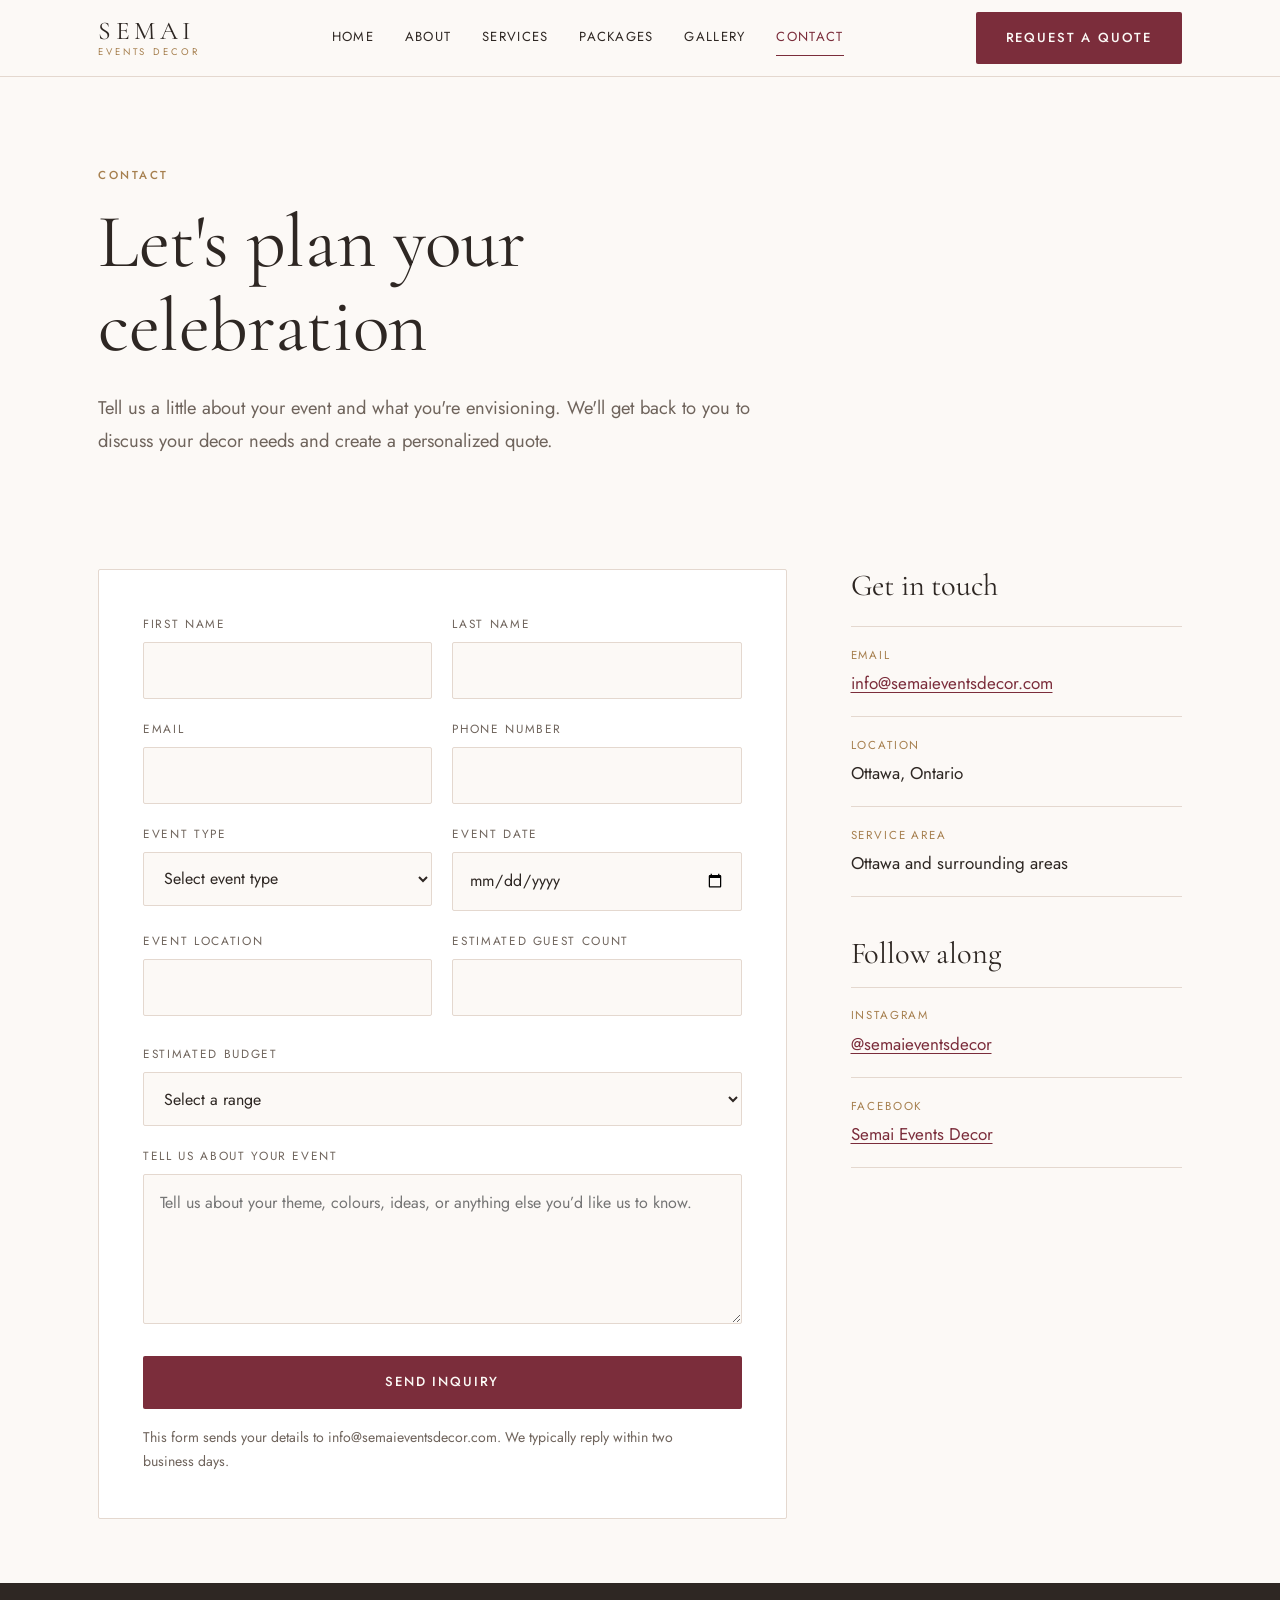
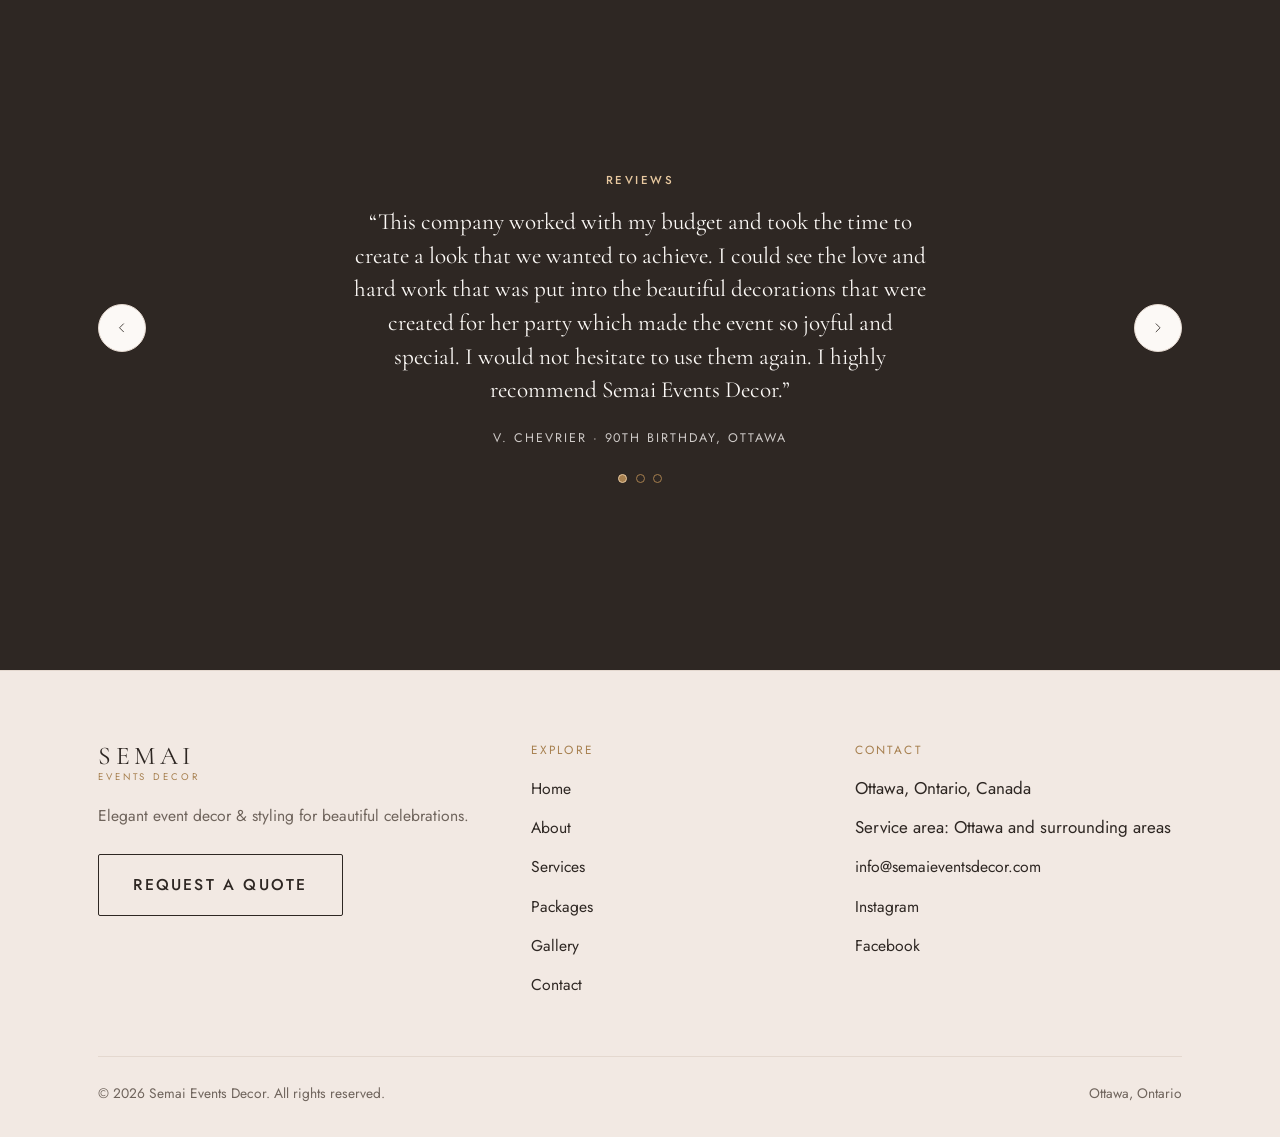
<file: contact.html>
<!doctype html>
<html lang="en">
<head>
<meta charset="utf-8">
<meta name="viewport" content="width=device-width, initial-scale=1">
<title>Request a Quote | Ottawa Event Decor — Semai Events Decor</title>
<meta name="description" content="Request a personalized event decor quote from Semai Events Decor. Tell us about your Ottawa celebration — birthdays, bridal showers, baby showers, engagements, and special events.">
<meta name="author" content="Semai Events Decor">
<link rel="canonical" href="https://semaieventsdecor.com/contact.html">
<meta property="og:type" content="website">
<meta property="og:site_name" content="Semai Events Decor">
<meta property="og:title" content="Request a Quote | Ottawa Event Decor — Semai Events Decor">
<meta property="og:description" content="Request a personalized event decor quote from Semai Events Decor. Tell us about your Ottawa celebration — birthdays, bridal showers, baby showers, engagements, and special events.">
<meta property="og:url" content="https://semaieventsdecor.com/contact.html">
<meta property="og:image" content="https://semaieventsdecor.com/hero.jpg">
<meta name="twitter:card" content="summary_large_image">
<meta name="twitter:title" content="Request a Quote | Ottawa Event Decor — Semai Events Decor">
<meta name="twitter:description" content="Request a personalized event decor quote from Semai Events Decor. Tell us about your Ottawa celebration — birthdays, bridal showers, baby showers, engagements, and special events.">
<meta name="twitter:image" content="https://semaieventsdecor.com/hero.jpg">
<link rel="preconnect" href="https://fonts.googleapis.com">
<link rel="preconnect" href="https://fonts.gstatic.com" crossorigin>
<link href="https://fonts.googleapis.com/css2?family=Cormorant+Garamond:wght@300;400;500&amp;family=Jost:wght@300;400;500&amp;display=swap" rel="stylesheet">
<link rel="stylesheet" href="style.css">
<script type="application/ld+json">
{
  "@context": "https://schema.org",
  "@type": "LocalBusiness",
  "@id": "https://semaieventsdecor.com/#business",
  "name": "Semai Events Decor",
  "description": "Event decor and styling in Ottawa for bridal showers, baby showers, birthdays, engagements, private events and custom celebrations.",
  "url": "https://semaieventsdecor.com/",
  "email": "info@semaieventsdecor.com",
  "image": "https://semaieventsdecor.com/hero.jpg",
  "logo": "https://semaieventsdecor.com/hero.jpg",
  "address": {
    "@type": "PostalAddress",
    "addressLocality": "Ottawa",
    "addressRegion": "ON",
    "addressCountry": "CA"
  },
  "areaServed": [
    {
      "@type": "City",
      "name": "Ottawa"
    },
    {
      "@type": "AdministrativeArea",
      "name": "Ottawa and surrounding areas"
    }
  ],
  "sameAs": [
    "https://www.instagram.com/semaieventsdecor",
    "https://www.facebook.com/profile.php?id=61594771796790"
  ],
  "knowsAbout": [
    "event decor",
    "balloon garlands",
    "backdrops",
    "event styling",
    "bridal shower decor",
    "baby shower decor",
    "graduation decor",
    "birthday decor"
  ],
  "hasOfferCatalog": {
    "@type": "OfferCatalog",
    "name": "Event decor services",
    "itemListElement": [
      {
        "@type": "Offer",
        "itemOffered": {
          "@type": "Service",
          "name": "Custom Event Styling"
        }
      },
      {
        "@type": "Offer",
        "itemOffered": {
          "@type": "Service",
          "name": "Bridal Shower Decor"
        }
      },
      {
        "@type": "Offer",
        "itemOffered": {
          "@type": "Service",
          "name": "Birthday Celebration Decor"
        }
      },
      {
        "@type": "Offer",
        "itemOffered": {
          "@type": "Service",
          "name": "Baby Shower Decor"
        }
      },
      {
        "@type": "Offer",
        "itemOffered": {
          "@type": "Service",
          "name": "Graduation Decor"
        }
      },
      {
        "@type": "Offer",
        "itemOffered": {
          "@type": "Service",
          "name": "Engagement Celebration Decor"
        }
      },
      {
        "@type": "Offer",
        "itemOffered": {
          "@type": "Service",
          "name": "Private and Special Event Decor"
        }
      }
    ]
  }
}
</script>
</head>
<body>
<a class="skip-link" href="#main">Skip to content</a>
<header class="site-header">
  <div class="wrap site-header__inner">
    <a class="wordmark" href="./">
      <span class="wordmark__name">SEMAI</span>
      <span class="wordmark__sub">Events Decor</span>
    </a>
    <button class="nav-toggle" type="button" aria-expanded="false" aria-controls="primary-nav">
      <span></span><span></span><span></span>
      <span class="visually-hidden">Menu</span>
    </button>
    <nav class="nav" id="primary-nav" aria-label="Primary" hidden>
      <a href="./">Home</a><a href="about.html">About</a><a href="services.html">Services</a><a href="packages.html">Packages</a><a href="gallery.html">Gallery</a><a href="contact.html" aria-current="page">Contact</a>
    </nav>
    <a class="btn btn--solid header-cta" href="contact.html">Request a quote</a>
  </div>
</header>
<main id="main">

<section class="wrap banner">
  <span class="eyebrow">Contact</span>
  <h1>Let's plan your celebration</h1>
  <p class="lede">Tell us a little about your event and what you're envisioning. We'll get back to you to discuss your decor needs and create a personalized quote.</p>
</section>

<section class="section section--tight">
  <div class="wrap contact-layout">
    <form class="form" id="quote-form" novalidate>
      <div class="field-grid field-grid--2">
        <div class="field">
          <label for="firstName">First name</label>
          <input id="firstName" name="firstName" type="text" autocomplete="given-name">
        </div>
        <div class="field">
          <label for="lastName">Last name</label>
          <input id="lastName" name="lastName" type="text" autocomplete="family-name">
        </div>
      </div>

      <div class="field-grid field-grid--2" style="margin-top:1.25rem">
        <div class="field">
          <label for="email">Email</label>
          <input id="email" name="email" type="email" autocomplete="email" required>
        </div>
        <div class="field">
          <label for="phone">Phone number</label>
          <input id="phone" name="phone" type="tel" autocomplete="tel">
        </div>
      </div>

      <div class="field-grid field-grid--2" style="margin-top:1.25rem">
        <div class="field">
          <label for="eventType">Event type</label>
          <select id="eventType" name="eventType" required>
            <option value="">Select event type</option>
            <option value="Birthday">Birthday</option><option value="Bridal Shower">Bridal Shower</option><option value="Baby Shower">Baby Shower</option><option value="Engagement">Engagement</option><option value="Graduation">Graduation</option><option value="Private Event">Private Event</option><option value="Other">Other</option>
          </select>
        </div>
        <div class="field">
          <label for="eventDate">Event date</label>
          <input id="eventDate" name="eventDate" type="date">
        </div>
      </div>

      <div class="field-grid field-grid--2" style="margin-top:1.25rem">
        <div class="field">
          <label for="eventLocation">Event location</label>
          <input id="eventLocation" name="eventLocation" type="text">
        </div>
        <div class="field">
          <label for="guestCount">Estimated guest count</label>
          <input id="guestCount" name="guestCount" type="number" min="1" inputmode="numeric">
        </div>
      </div>


      <div class="field" style="margin-top:1.75rem">
        <label for="budget">Estimated budget</label>
        <select id="budget" name="budget">
          <option value="">Select a range</option>
          <option value="Under $500">Under $500</option><option value="$500–$1,000">$500–$1,000</option><option value="$1,000–$2,000">$1,000–$2,000</option><option value="$2,000+">$2,000+</option><option value="Not sure yet">Not sure yet</option>
        </select>
      </div>

      <div class="field" style="margin-top:1.25rem">
        <label for="message">Tell us about your event</label>
        <textarea id="message" name="message" placeholder="Tell us about your theme, colours, ideas, or anything else you’d like us to know."></textarea>
      </div>

      <button class="btn btn--solid" type="submit">Send inquiry</button>
      <p class="form__status" hidden role="status"></p>
      <p class="form__note">This form sends your details to info@semaieventsdecor.com. We typically reply within two business days.</p>
    </form>

    <aside>
      <h2 style="font-size:1.9rem;margin-bottom:1.5rem">Get in touch</h2>
      <ul class="info-list">
        <li>
          <span class="info-label">Email</span>
          <a href="mailto:info@semaieventsdecor.com">info@semaieventsdecor.com</a>
        </li>
        <li>
          <span class="info-label">Location</span>
          Ottawa, Ontario
        </li>
        <li>
          <span class="info-label">Service area</span>
          Ottawa and surrounding areas
        </li>
      </ul>
      <h2 style="font-size:1.9rem;margin:2.5rem 0 1rem">Follow along</h2>
      <ul class="info-list">
        <li>
          <span class="info-label">Instagram</span>
          <a href="https://www.instagram.com/semaieventsdecor" target="_blank" rel="noopener">@semaieventsdecor</a>
        </li>
        <li>
          <span class="info-label">Facebook</span>
          <a href="https://www.facebook.com/profile.php?id=61594771796790" target="_blank" rel="noopener">Semai Events Decor</a>
        </li>
      </ul>
    </aside>
  </div>
</section>

<section class="section cta-band">
  <div class="wrap">
    <div class="reviews" id="reviews" hidden aria-roledescription="carousel" aria-label="What our clients say">
      <span class="eyebrow">Reviews</span>
      <div class="reviews__stage">
        <button class="review__arrow review__arrow--prev" type="button" aria-label="Previous review"><svg viewBox="0 0 24 24" aria-hidden="true" focusable="false"><path d="M9 5l7 7-7 7" fill="none" stroke="currentColor" stroke-width="1.5" stroke-linecap="round" stroke-linejoin="round"/></svg></button>
        <div class="review__body">
          <blockquote class="review__text" aria-live="polite"></blockquote>
          <p class="review__who"></p>
        </div>
        <button class="review__arrow review__arrow--next" type="button" aria-label="Next review"><svg viewBox="0 0 24 24" aria-hidden="true" focusable="false"><path d="M9 5l7 7-7 7" fill="none" stroke="currentColor" stroke-width="1.5" stroke-linecap="round" stroke-linejoin="round"/></svg></button>
      </div>
      <div class="review__dots"></div>
      <p class="review__count" hidden></p>
    </div>
  </div>
</section>

</main>
<footer class="site-footer">
  <div class="wrap">
    <div class="footer-grid">
      <div>
        <a class="wordmark" href="./">
          <span class="wordmark__name">SEMAI</span>
          <span class="wordmark__sub">Events Decor</span>
        </a>
        <p style="margin-top:1.25rem">Elegant event decor &amp; styling for beautiful celebrations.</p>
        <a class="btn btn--ghost" href="contact.html">Request a quote</a>
      </div>
      <div>
        <h2>Explore</h2>
        <ul><li><a href="./">Home</a></li><li><a href="about.html">About</a></li><li><a href="services.html">Services</a></li><li><a href="packages.html">Packages</a></li><li><a href="gallery.html">Gallery</a></li><li><a href="contact.html">Contact</a></li></ul>
      </div>
      <div>
        <h2>Contact</h2>
        <ul>
          <li>Ottawa, Ontario, Canada</li>
          <li>Service area: Ottawa and surrounding areas</li>
          <li><a href="mailto:info@semaieventsdecor.com">info@semaieventsdecor.com</a></li>
          <li><a href="https://www.instagram.com/semaieventsdecor" target="_blank" rel="noopener">Instagram</a></li>
          <li><a href="https://www.facebook.com/profile.php?id=61594771796790" target="_blank" rel="noopener">Facebook</a></li>
        </ul>
      </div>
    </div>
    <div class="footer-bottom">
      <span>&copy; <span data-year>2026</span> Semai Events Decor. All rights reserved.</span>
      <span>Ottawa, Ontario</span>
    </div>
  </div>
</footer>
<script src="main.js"></script>
</body>
</html>
</file>
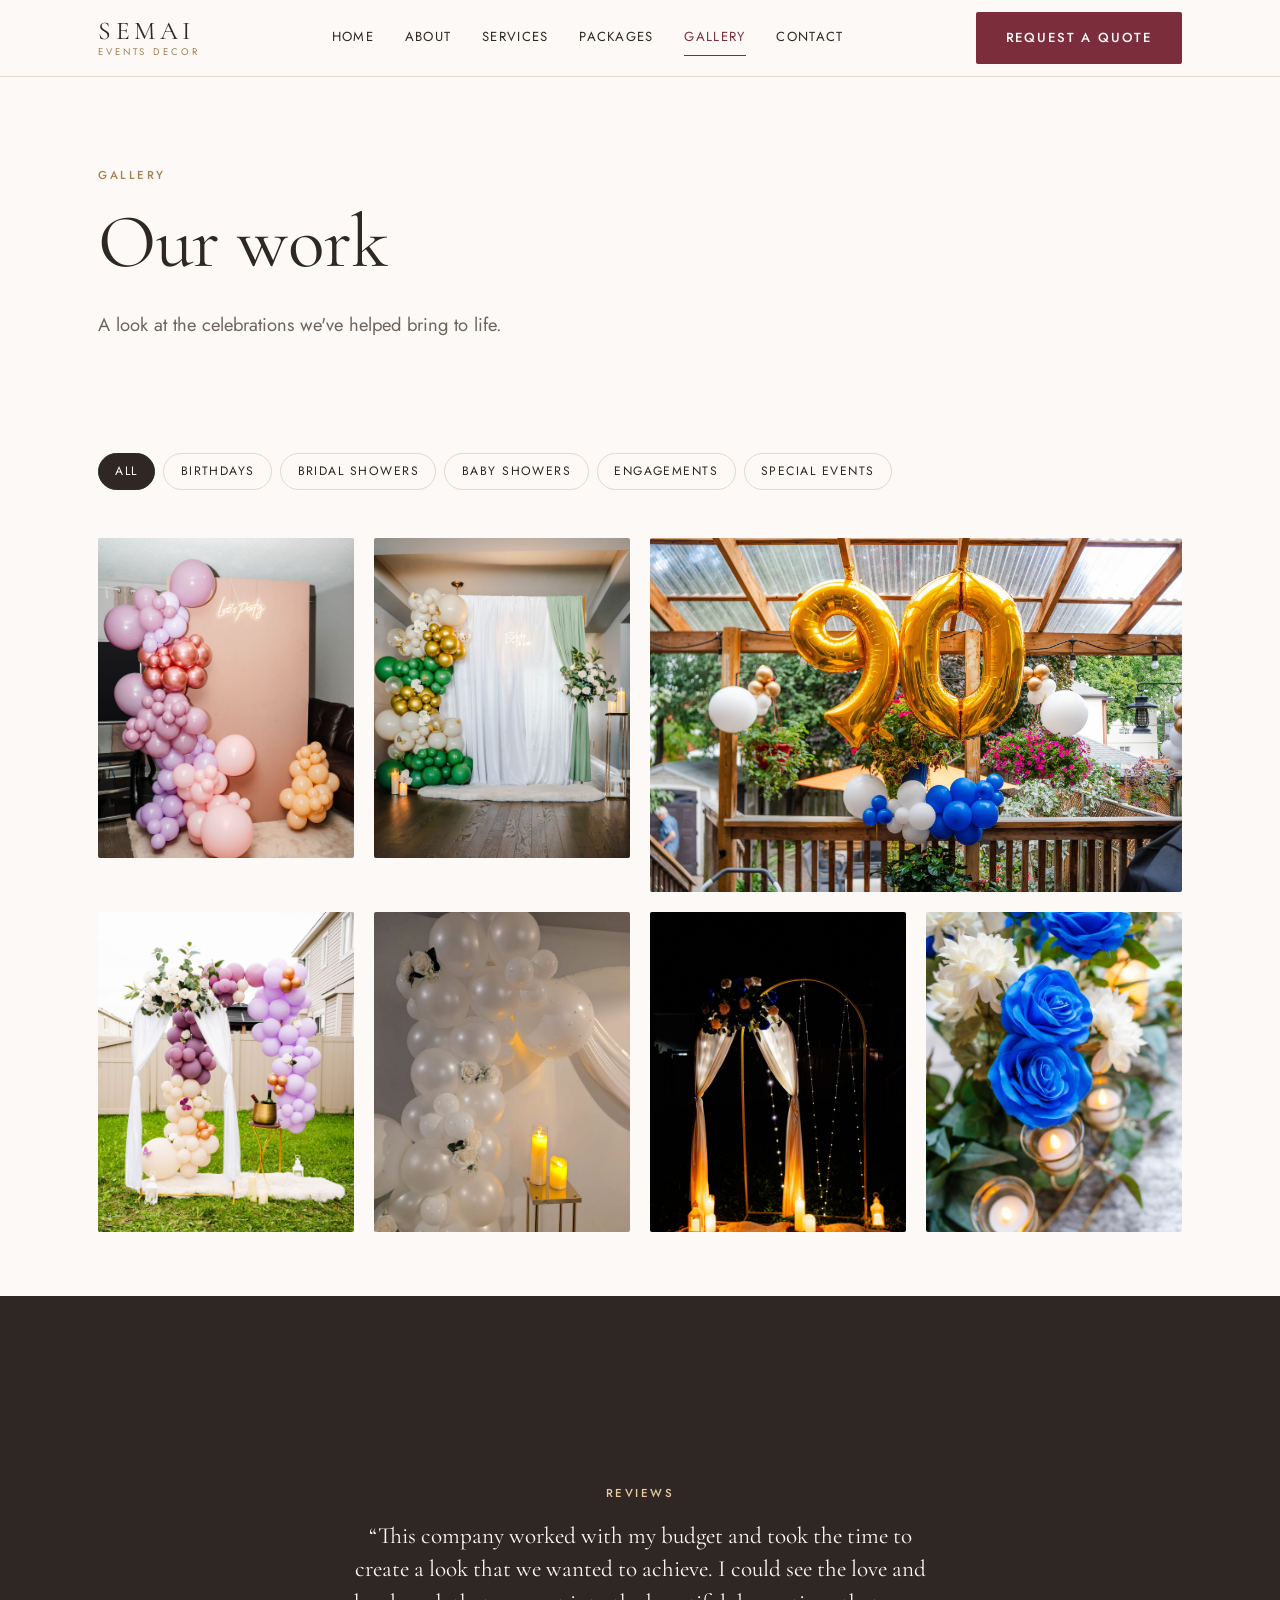
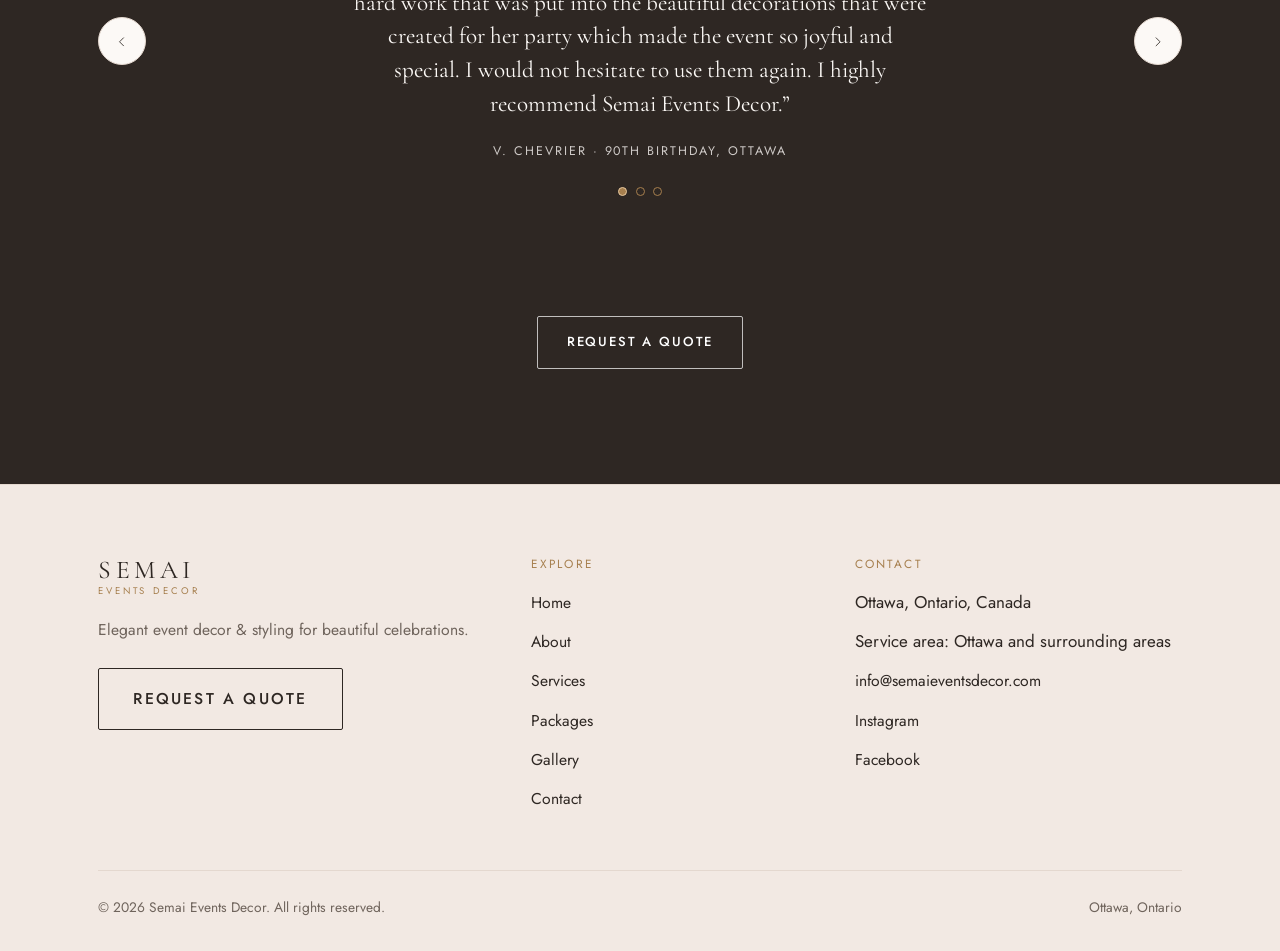
<file: gallery.html>
<!doctype html>
<html lang="en">
<head>
<meta charset="utf-8">
<meta name="viewport" content="width=device-width, initial-scale=1">
<title>Gallery | Ottawa Balloon Decor &amp; Backdrop Portfolio</title>
<meta name="description" content="A portfolio of event decor and styling by Semai Events Decor in Ottawa — birthdays, bridal showers, baby showers, engagements, and special events.">
<meta name="author" content="Semai Events Decor">
<link rel="canonical" href="https://semaieventsdecor.com/gallery.html">
<meta property="og:type" content="website">
<meta property="og:site_name" content="Semai Events Decor">
<meta property="og:title" content="Gallery | Ottawa Balloon Decor &amp; Backdrop Portfolio">
<meta property="og:description" content="A portfolio of event decor and styling by Semai Events Decor in Ottawa — birthdays, bridal showers, baby showers, engagements, and special events.">
<meta property="og:url" content="https://semaieventsdecor.com/gallery.html">
<meta property="og:image" content="https://semaieventsdecor.com/hero.jpg">
<meta name="twitter:card" content="summary_large_image">
<meta name="twitter:title" content="Gallery | Ottawa Balloon Decor &amp; Backdrop Portfolio">
<meta name="twitter:description" content="A portfolio of event decor and styling by Semai Events Decor in Ottawa — birthdays, bridal showers, baby showers, engagements, and special events.">
<meta name="twitter:image" content="https://semaieventsdecor.com/hero.jpg">
<link rel="preconnect" href="https://fonts.googleapis.com">
<link rel="preconnect" href="https://fonts.gstatic.com" crossorigin>
<link href="https://fonts.googleapis.com/css2?family=Cormorant+Garamond:wght@300;400;500&amp;family=Jost:wght@300;400;500&amp;display=swap" rel="stylesheet">
<link rel="stylesheet" href="style.css">
<script type="application/ld+json">
{
  "@context": "https://schema.org",
  "@type": "LocalBusiness",
  "@id": "https://semaieventsdecor.com/#business",
  "name": "Semai Events Decor",
  "description": "Event decor and styling in Ottawa for bridal showers, baby showers, birthdays, engagements, private events and custom celebrations.",
  "url": "https://semaieventsdecor.com/",
  "email": "info@semaieventsdecor.com",
  "image": "https://semaieventsdecor.com/hero.jpg",
  "logo": "https://semaieventsdecor.com/hero.jpg",
  "address": {
    "@type": "PostalAddress",
    "addressLocality": "Ottawa",
    "addressRegion": "ON",
    "addressCountry": "CA"
  },
  "areaServed": [
    {
      "@type": "City",
      "name": "Ottawa"
    },
    {
      "@type": "AdministrativeArea",
      "name": "Ottawa and surrounding areas"
    }
  ],
  "sameAs": [
    "https://www.instagram.com/semaieventsdecor",
    "https://www.facebook.com/profile.php?id=61594771796790"
  ],
  "knowsAbout": [
    "event decor",
    "balloon garlands",
    "backdrops",
    "event styling",
    "bridal shower decor",
    "baby shower decor",
    "graduation decor",
    "birthday decor"
  ],
  "hasOfferCatalog": {
    "@type": "OfferCatalog",
    "name": "Event decor services",
    "itemListElement": [
      {
        "@type": "Offer",
        "itemOffered": {
          "@type": "Service",
          "name": "Custom Event Styling"
        }
      },
      {
        "@type": "Offer",
        "itemOffered": {
          "@type": "Service",
          "name": "Bridal Shower Decor"
        }
      },
      {
        "@type": "Offer",
        "itemOffered": {
          "@type": "Service",
          "name": "Birthday Celebration Decor"
        }
      },
      {
        "@type": "Offer",
        "itemOffered": {
          "@type": "Service",
          "name": "Baby Shower Decor"
        }
      },
      {
        "@type": "Offer",
        "itemOffered": {
          "@type": "Service",
          "name": "Graduation Decor"
        }
      },
      {
        "@type": "Offer",
        "itemOffered": {
          "@type": "Service",
          "name": "Engagement Celebration Decor"
        }
      },
      {
        "@type": "Offer",
        "itemOffered": {
          "@type": "Service",
          "name": "Private and Special Event Decor"
        }
      }
    ]
  }
}
</script>
</head>
<body>
<a class="skip-link" href="#main">Skip to content</a>
<header class="site-header">
  <div class="wrap site-header__inner">
    <a class="wordmark" href="./">
      <span class="wordmark__name">SEMAI</span>
      <span class="wordmark__sub">Events Decor</span>
    </a>
    <button class="nav-toggle" type="button" aria-expanded="false" aria-controls="primary-nav">
      <span></span><span></span><span></span>
      <span class="visually-hidden">Menu</span>
    </button>
    <nav class="nav" id="primary-nav" aria-label="Primary" hidden>
      <a href="./">Home</a><a href="about.html">About</a><a href="services.html">Services</a><a href="packages.html">Packages</a><a href="gallery.html" aria-current="page">Gallery</a><a href="contact.html">Contact</a>
    </nav>
    <a class="btn btn--solid header-cta" href="contact.html">Request a quote</a>
  </div>
</header>
<main id="main">

<section class="wrap banner">
  <span class="eyebrow">Gallery</span>
  <h1>Our work</h1>
  <p class="lede">A look at the celebrations we&#39;ve helped bring to life.</p>
</section>

<section class="section section--tight">
  <div class="wrap">
    <div class="filters" role="group" aria-label="Filter gallery by celebration type"><button class="filter" type="button" data-filter="all" aria-pressed="true">All</button><button class="filter" type="button" data-filter="birthdays" aria-pressed="false">Birthdays</button><button class="filter" type="button" data-filter="bridal" aria-pressed="false">Bridal Showers</button><button class="filter" type="button" data-filter="baby" aria-pressed="false">Baby Showers</button><button class="filter" type="button" data-filter="engagements" aria-pressed="false">Engagements</button><button class="filter" type="button" data-filter="other" aria-pressed="false">Special Events</button></div>
    <div class="grid-gallery"><figure class="shot" data-category="other" tabindex="0" role="button" aria-label="Open image: Balloon garland in mauve, lilac, blush and rose gold framing a peach backdrop with a Let&#39;s Party neon sign"><img src="service-custom.jpg" data-fallback="https://semaieventsdecor.lovable.app/assets/service-custom-Btgn97VC.jpg" alt="Balloon garland in mauve, lilac, blush and rose gold framing a peach backdrop with a Let&#39;s Party neon sign" loading="lazy"></figure><figure class="shot" data-category="bridal" tabindex="0" role="button" aria-label="Open image: Green, gold and cream balloon garland beside a white drape with a glowing Bride to be neon sign and a sage curtain with white roses"><img src="service-bridal.jpg" data-fallback="https://semaieventsdecor.lovable.app/assets/service-bridal-CkYIw01B.jpg" alt="Green, gold and cream balloon garland beside a white drape with a glowing Bride to be neon sign and a sage curtain with white roses" loading="lazy"></figure><figure class="shot shot--wide" data-category="birthdays" tabindex="0" role="button" aria-label="Open image: Ninetieth birthday decor with gold number balloons and a blue and white garland under a garden pergola"><img src="service-birthday.jpg" data-fallback="https://semaieventsdecor.lovable.app/assets/service-birthday-DWhHZ_2a.jpg" alt="Ninetieth birthday decor with gold number balloons and a blue and white garland under a garden pergola" loading="lazy"></figure><figure class="shot" data-category="baby" tabindex="0" role="button" aria-label="Open image: Lilac and mauve balloon arch with white roses and draped fabric in a garden"><img src="service-baby.jpg" data-fallback="https://semaieventsdecor.lovable.app/assets/service-baby-DbaqTa8D.jpg" alt="Lilac and mauve balloon arch with white roses and draped fabric in a garden" loading="lazy"></figure><figure class="shot" data-category="engagements" tabindex="0" role="button" aria-label="Open image: White pearl balloon garland with ivory roses and candlelight"><img src="service-engagement.jpg" data-fallback="https://semaieventsdecor.lovable.app/assets/service-engagement-7bYrcUMP.jpg" alt="White pearl balloon garland with ivory roses and candlelight" loading="lazy"></figure><figure class="shot" data-category="other" tabindex="0" role="button" aria-label="Open image: Candlelit gold arch with fairy lights and blue and peach roses at night"><img src="service-private.jpg" alt="Candlelit gold arch with fairy lights and blue and peach roses at night" loading="lazy"></figure><figure class="shot" data-category="other" tabindex="0" role="button" aria-label="Open image: Close-up of blue roses, white blooms and candlelight in a Semai Events Decor arrangement"><img src="about-studio.jpg" data-fallback="https://semaieventsdecor.lovable.app/assets/about-studio-kHiAcxfi.jpg" alt="Close-up of blue roses, white blooms and candlelight in a Semai Events Decor arrangement" loading="lazy"></figure></div>
  </div>
</section>

<figure class="lightbox" hidden>
  <button class="lightbox__close" type="button" aria-label="Close image">&times;</button>
  <img alt="">
  <figcaption></figcaption>
</figure>

<section class="section cta-band">
  <div class="wrap">
    <div class="reviews" id="reviews" hidden aria-roledescription="carousel" aria-label="What our clients say">
      <span class="eyebrow">Reviews</span>
      <div class="reviews__stage">
        <button class="review__arrow review__arrow--prev" type="button" aria-label="Previous review"><svg viewBox="0 0 24 24" aria-hidden="true" focusable="false"><path d="M9 5l7 7-7 7" fill="none" stroke="currentColor" stroke-width="1.5" stroke-linecap="round" stroke-linejoin="round"/></svg></button>
        <div class="review__body">
          <blockquote class="review__text" aria-live="polite"></blockquote>
          <p class="review__who"></p>
        </div>
        <button class="review__arrow review__arrow--next" type="button" aria-label="Next review"><svg viewBox="0 0 24 24" aria-hidden="true" focusable="false"><path d="M9 5l7 7-7 7" fill="none" stroke="currentColor" stroke-width="1.5" stroke-linecap="round" stroke-linejoin="round"/></svg></button>
      </div>
      <div class="review__dots"></div>
      <p class="review__count" hidden></p>
    </div>
    <div class="btn-row btn-row--center">
      <a class="btn btn--light" href="contact.html">Request a quote</a>
    </div>
  </div>
</section>

</main>
<footer class="site-footer">
  <div class="wrap">
    <div class="footer-grid">
      <div>
        <a class="wordmark" href="./">
          <span class="wordmark__name">SEMAI</span>
          <span class="wordmark__sub">Events Decor</span>
        </a>
        <p style="margin-top:1.25rem">Elegant event decor &amp; styling for beautiful celebrations.</p>
        <a class="btn btn--ghost" href="contact.html">Request a quote</a>
      </div>
      <div>
        <h2>Explore</h2>
        <ul><li><a href="./">Home</a></li><li><a href="about.html">About</a></li><li><a href="services.html">Services</a></li><li><a href="packages.html">Packages</a></li><li><a href="gallery.html">Gallery</a></li><li><a href="contact.html">Contact</a></li></ul>
      </div>
      <div>
        <h2>Contact</h2>
        <ul>
          <li>Ottawa, Ontario, Canada</li>
          <li>Service area: Ottawa and surrounding areas</li>
          <li><a href="mailto:info@semaieventsdecor.com">info@semaieventsdecor.com</a></li>
          <li><a href="https://www.instagram.com/semaieventsdecor" target="_blank" rel="noopener">Instagram</a></li>
          <li><a href="https://www.facebook.com/profile.php?id=61594771796790" target="_blank" rel="noopener">Facebook</a></li>
        </ul>
      </div>
    </div>
    <div class="footer-bottom">
      <span>&copy; <span data-year>2026</span> Semai Events Decor. All rights reserved.</span>
      <span>Ottawa, Ontario</span>
    </div>
  </div>
</footer>
<script src="main.js"></script>
</body>
</html>
</file>
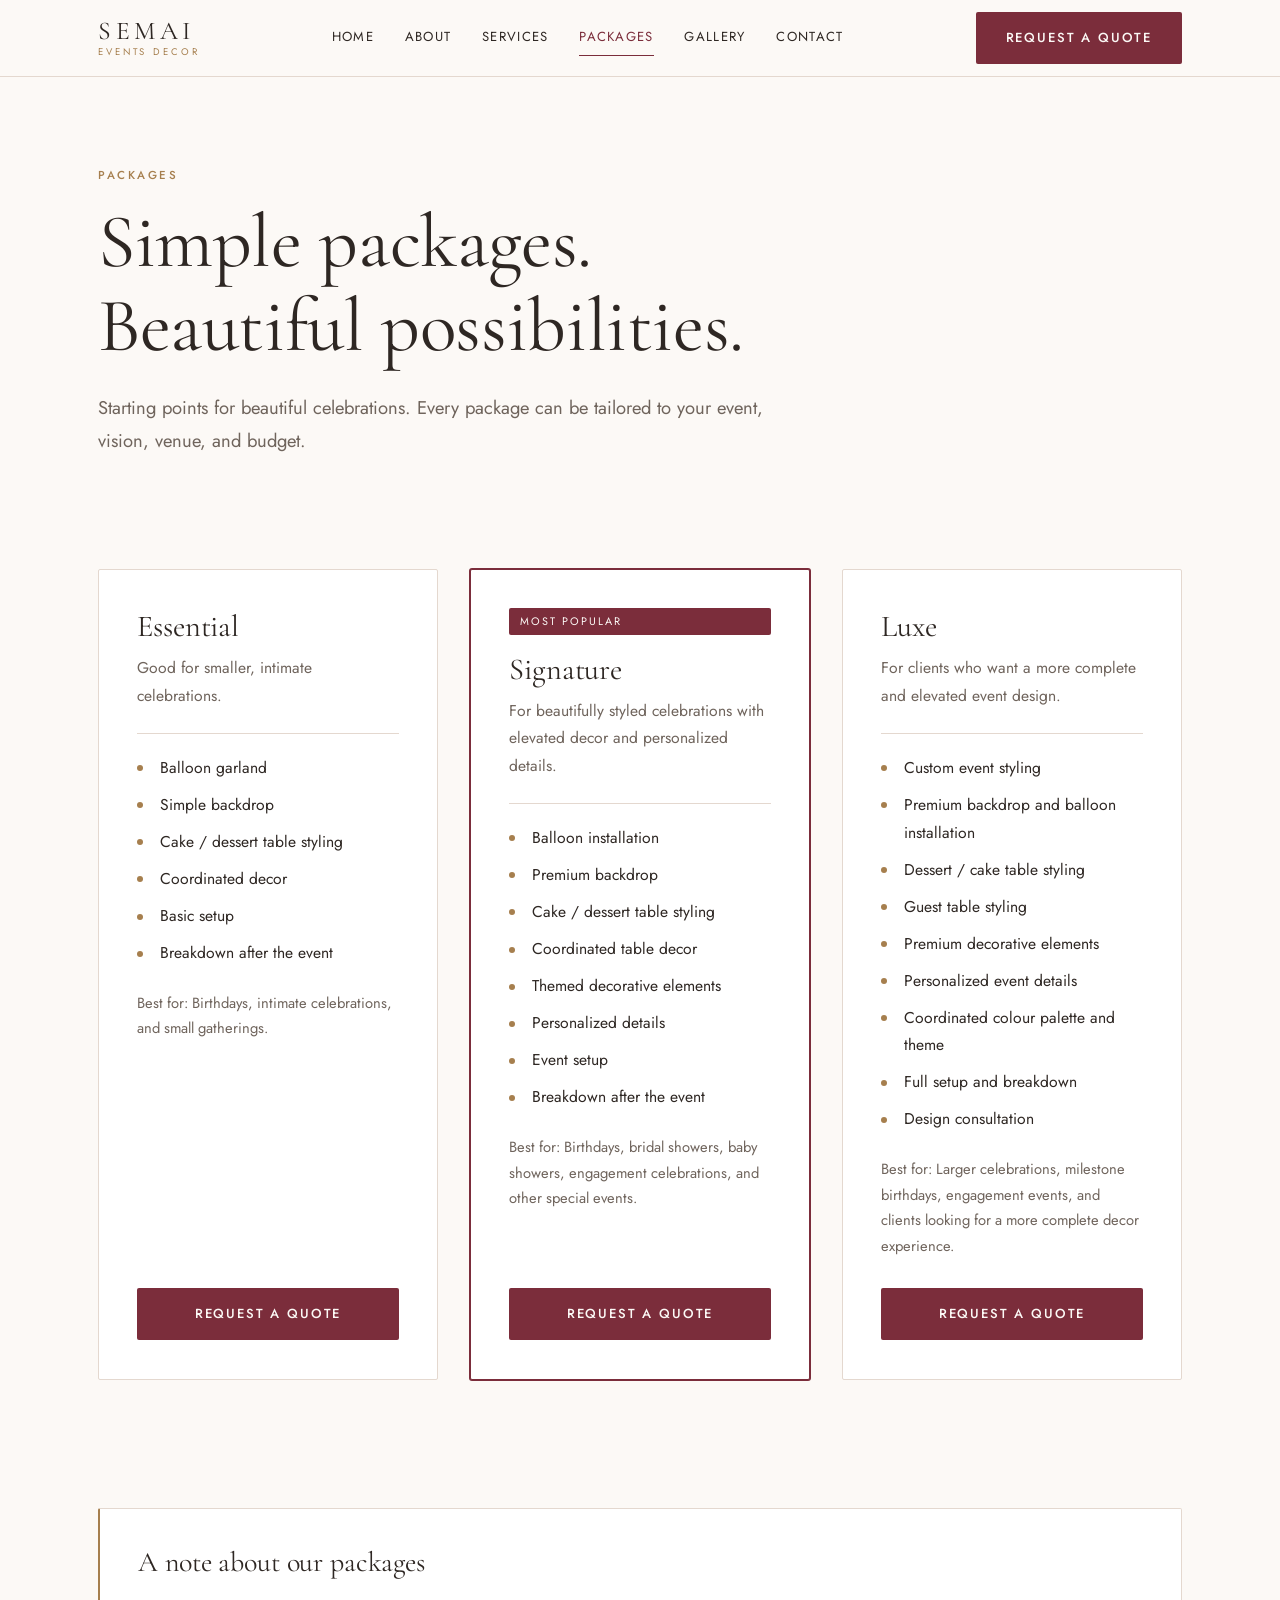
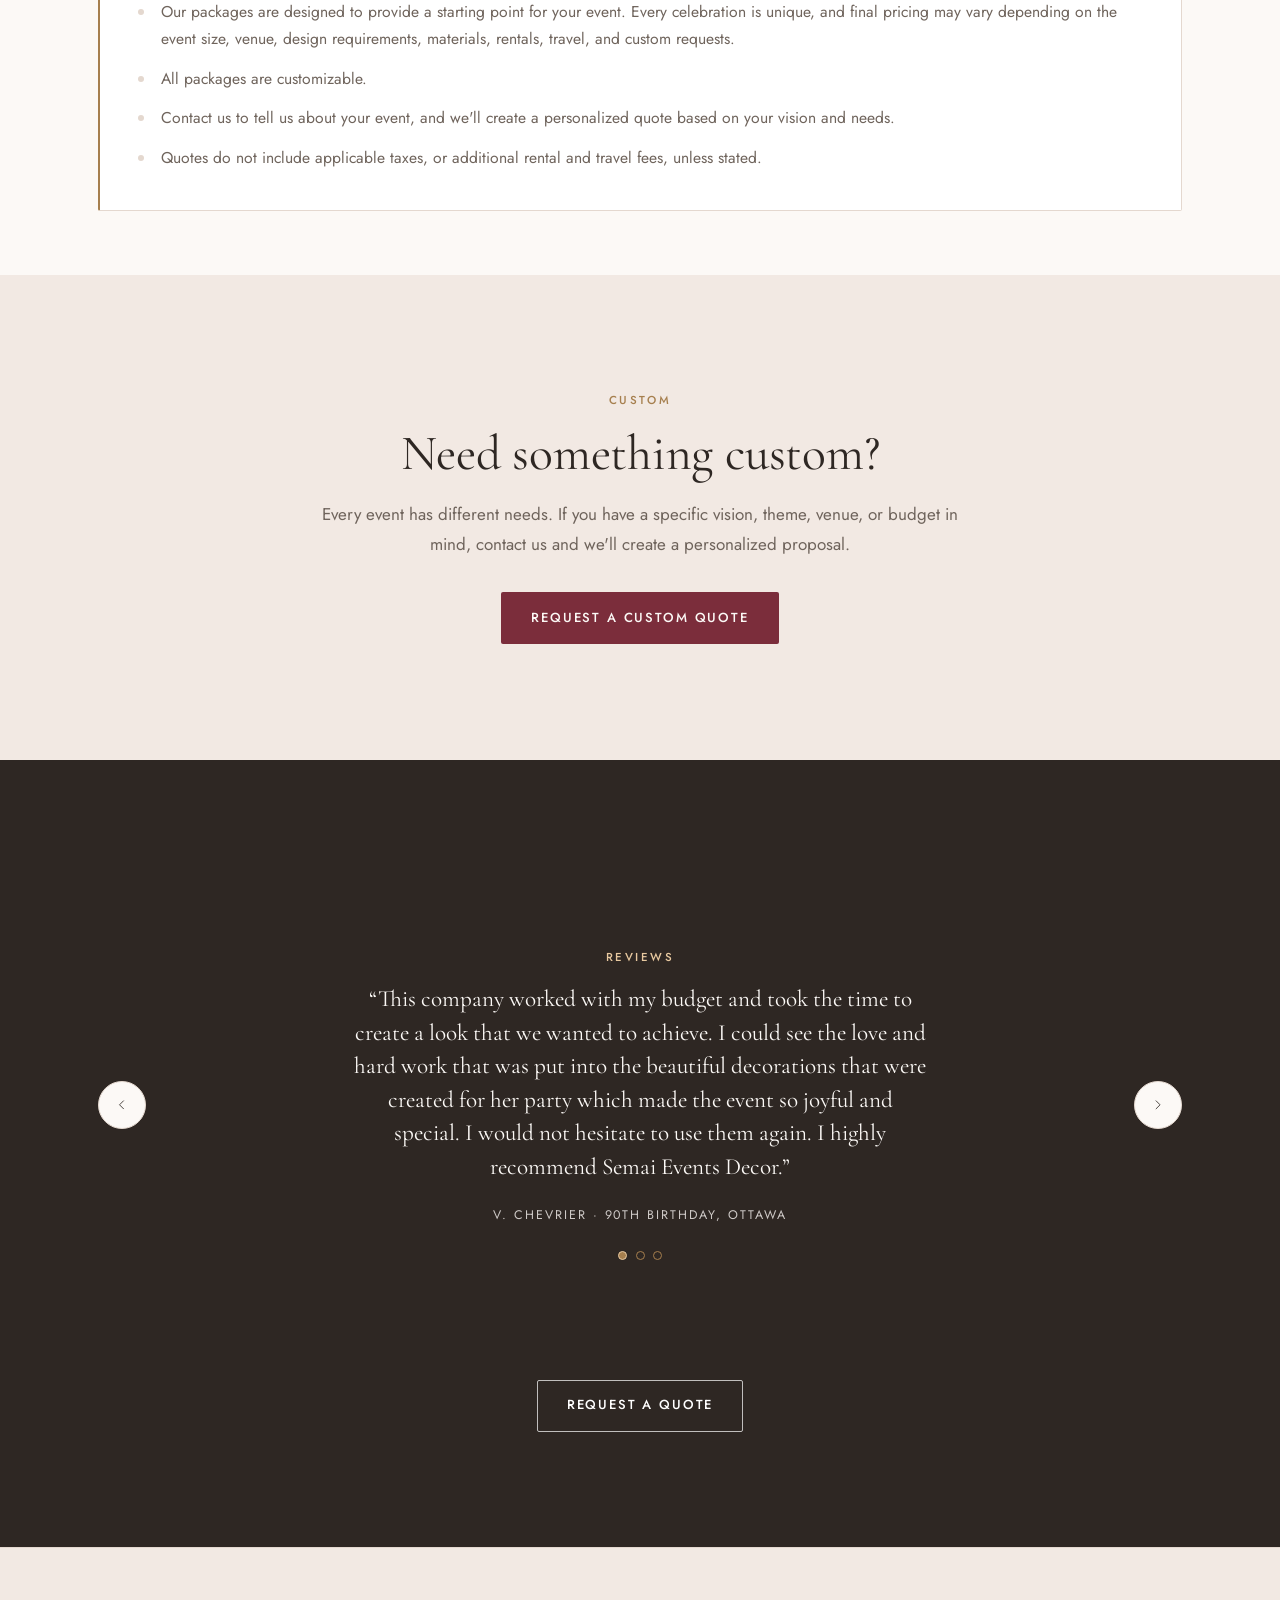
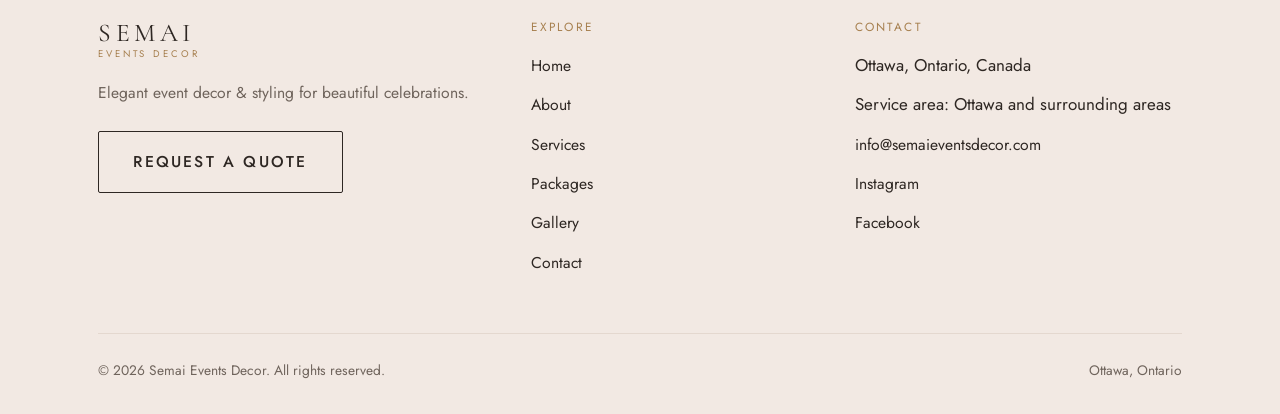
<file: packages.html>
<!doctype html>
<html lang="en">
<head>
<meta charset="utf-8">
<meta name="viewport" content="width=device-width, initial-scale=1">
<title>Packages | Semai Events Decor — Ottawa Event Decor</title>
<meta name="description" content="Semai Events Decor offers customizable event decor packages in Ottawa. Essential, Signature, and Luxe packages for birthdays, bridal showers, baby showers, and special events.">
<meta name="author" content="Semai Events Decor">
<link rel="canonical" href="https://semaieventsdecor.com/packages.html">
<meta property="og:type" content="website">
<meta property="og:site_name" content="Semai Events Decor">
<meta property="og:title" content="Packages | Semai Events Decor — Ottawa Event Decor">
<meta property="og:description" content="Semai Events Decor offers customizable event decor packages in Ottawa. Essential, Signature, and Luxe packages for birthdays, bridal showers, baby showers, and special events.">
<meta property="og:url" content="https://semaieventsdecor.com/packages.html">
<meta property="og:image" content="https://semaieventsdecor.com/hero.jpg">
<meta name="twitter:card" content="summary_large_image">
<meta name="twitter:title" content="Packages | Semai Events Decor — Ottawa Event Decor">
<meta name="twitter:description" content="Semai Events Decor offers customizable event decor packages in Ottawa. Essential, Signature, and Luxe packages for birthdays, bridal showers, baby showers, and special events.">
<meta name="twitter:image" content="https://semaieventsdecor.com/hero.jpg">
<link rel="preconnect" href="https://fonts.googleapis.com">
<link rel="preconnect" href="https://fonts.gstatic.com" crossorigin>
<link href="https://fonts.googleapis.com/css2?family=Cormorant+Garamond:wght@300;400;500&amp;family=Jost:wght@300;400;500&amp;display=swap" rel="stylesheet">
<link rel="stylesheet" href="style.css">
<script type="application/ld+json">
{
  "@context": "https://schema.org",
  "@type": "LocalBusiness",
  "@id": "https://semaieventsdecor.com/#business",
  "name": "Semai Events Decor",
  "description": "Event decor and styling in Ottawa for bridal showers, baby showers, birthdays, engagements, private events and custom celebrations.",
  "url": "https://semaieventsdecor.com/",
  "email": "info@semaieventsdecor.com",
  "image": "https://semaieventsdecor.com/hero.jpg",
  "logo": "https://semaieventsdecor.com/hero.jpg",
  "address": {
    "@type": "PostalAddress",
    "addressLocality": "Ottawa",
    "addressRegion": "ON",
    "addressCountry": "CA"
  },
  "areaServed": [
    {
      "@type": "City",
      "name": "Ottawa"
    },
    {
      "@type": "AdministrativeArea",
      "name": "Ottawa and surrounding areas"
    }
  ],
  "sameAs": [
    "https://www.instagram.com/semaieventsdecor",
    "https://www.facebook.com/profile.php?id=61594771796790"
  ],
  "knowsAbout": [
    "event decor",
    "balloon garlands",
    "backdrops",
    "event styling",
    "bridal shower decor",
    "baby shower decor",
    "graduation decor",
    "birthday decor"
  ],
  "hasOfferCatalog": {
    "@type": "OfferCatalog",
    "name": "Event decor services",
    "itemListElement": [
      {
        "@type": "Offer",
        "itemOffered": {
          "@type": "Service",
          "name": "Custom Event Styling"
        }
      },
      {
        "@type": "Offer",
        "itemOffered": {
          "@type": "Service",
          "name": "Bridal Shower Decor"
        }
      },
      {
        "@type": "Offer",
        "itemOffered": {
          "@type": "Service",
          "name": "Birthday Celebration Decor"
        }
      },
      {
        "@type": "Offer",
        "itemOffered": {
          "@type": "Service",
          "name": "Baby Shower Decor"
        }
      },
      {
        "@type": "Offer",
        "itemOffered": {
          "@type": "Service",
          "name": "Graduation Decor"
        }
      },
      {
        "@type": "Offer",
        "itemOffered": {
          "@type": "Service",
          "name": "Engagement Celebration Decor"
        }
      },
      {
        "@type": "Offer",
        "itemOffered": {
          "@type": "Service",
          "name": "Private and Special Event Decor"
        }
      }
    ]
  }
}
</script>
</head>
<body>
<a class="skip-link" href="#main">Skip to content</a>
<header class="site-header">
  <div class="wrap site-header__inner">
    <a class="wordmark" href="./">
      <span class="wordmark__name">SEMAI</span>
      <span class="wordmark__sub">Events Decor</span>
    </a>
    <button class="nav-toggle" type="button" aria-expanded="false" aria-controls="primary-nav">
      <span></span><span></span><span></span>
      <span class="visually-hidden">Menu</span>
    </button>
    <nav class="nav" id="primary-nav" aria-label="Primary" hidden>
      <a href="./">Home</a><a href="about.html">About</a><a href="services.html">Services</a><a href="packages.html" aria-current="page">Packages</a><a href="gallery.html">Gallery</a><a href="contact.html">Contact</a>
    </nav>
    <a class="btn btn--solid header-cta" href="contact.html">Request a quote</a>
  </div>
</header>
<main id="main">

<section class="wrap banner">
  <span class="eyebrow">Packages</span>
  <h1>Simple packages. Beautiful possibilities.</h1>
  <p class="lede">Starting points for beautiful celebrations. Every package can be tailored to your event, vision, venue, and budget.</p>
</section>

<section class="section section--tight">
  <div class="wrap">
    <div class="packages"><article class="package">
  
  <h3>Essential</h3>
  <p class="package__intro">Good for smaller, intimate celebrations.</p>
  <ul class="package__list"><li>Balloon garland</li><li>Simple backdrop</li><li>Cake / dessert table styling</li><li>Coordinated decor</li><li>Basic setup</li><li>Breakdown after the event</li></ul>
  <p class="package__best">Best for: Birthdays, intimate celebrations, and small gatherings.</p>
  <a class="btn btn--solid" href="contact.html">Request a quote</a>
</article>
<article class="package package--featured">
  <span class="package__flag">Most popular</span>
  <h3>Signature</h3>
  <p class="package__intro">For beautifully styled celebrations with elevated decor and personalized details.</p>
  <ul class="package__list"><li>Balloon installation</li><li>Premium backdrop</li><li>Cake / dessert table styling</li><li>Coordinated table decor</li><li>Themed decorative elements</li><li>Personalized details</li><li>Event setup</li><li>Breakdown after the event</li></ul>
  <p class="package__best">Best for: Birthdays, bridal showers, baby showers, engagement celebrations, and other special events.</p>
  <a class="btn btn--solid" href="contact.html">Request a quote</a>
</article>
<article class="package">
  
  <h3>Luxe</h3>
  <p class="package__intro">For clients who want a more complete and elevated event design.</p>
  <ul class="package__list"><li>Custom event styling</li><li>Premium backdrop and balloon installation</li><li>Dessert / cake table styling</li><li>Guest table styling</li><li>Premium decorative elements</li><li>Personalized event details</li><li>Coordinated colour palette and theme</li><li>Full setup and breakdown</li><li>Design consultation</li></ul>
  <p class="package__best">Best for: Larger celebrations, milestone birthdays, engagement events, and clients looking for a more complete decor experience.</p>
  <a class="btn btn--solid" href="contact.html">Request a quote</a>
</article></div>
  </div>
</section>

<section class="section section--tight">
  <div class="wrap">
    <div class="note-card">
      <h2>A note about our packages</h2>
      <ul><li>Our packages are designed to provide a starting point for your event. Every celebration is unique, and final pricing may vary depending on the event size, venue, design requirements, materials, rentals, travel, and custom requests.</li><li>All packages are customizable.</li><li>Contact us to tell us about your event, and we'll create a personalized quote based on your vision and needs.</li><li>Quotes do not include applicable taxes, or additional rental and travel fees, unless stated.</li></ul>
    </div>
  </div>
</section>

<section class="section section--shell">
  <div class="wrap section-head--center">
    <span class="eyebrow">Custom</span>
    <h2>Need something custom?</h2>
    <p style="margin:1.25rem auto 0;color:var(--muted)">Every event has different needs. If you have a specific vision, theme, venue, or budget in mind, contact us and we'll create a personalized proposal.</p>
    <div class="btn-row btn-row--center"><a class="btn btn--solid" href="contact.html">Request a custom quote</a></div>
  </div>
</section>

<section class="section cta-band">
  <div class="wrap">
    <div class="reviews" id="reviews" hidden aria-roledescription="carousel" aria-label="What our clients say">
      <span class="eyebrow">Reviews</span>
      <div class="reviews__stage">
        <button class="review__arrow review__arrow--prev" type="button" aria-label="Previous review"><svg viewBox="0 0 24 24" aria-hidden="true" focusable="false"><path d="M9 5l7 7-7 7" fill="none" stroke="currentColor" stroke-width="1.5" stroke-linecap="round" stroke-linejoin="round"/></svg></button>
        <div class="review__body">
          <blockquote class="review__text" aria-live="polite"></blockquote>
          <p class="review__who"></p>
        </div>
        <button class="review__arrow review__arrow--next" type="button" aria-label="Next review"><svg viewBox="0 0 24 24" aria-hidden="true" focusable="false"><path d="M9 5l7 7-7 7" fill="none" stroke="currentColor" stroke-width="1.5" stroke-linecap="round" stroke-linejoin="round"/></svg></button>
      </div>
      <div class="review__dots"></div>
      <p class="review__count" hidden></p>
    </div>
    <div class="btn-row btn-row--center">
      <a class="btn btn--light" href="contact.html">Request a quote</a>
    </div>
  </div>
</section>

</main>
<footer class="site-footer">
  <div class="wrap">
    <div class="footer-grid">
      <div>
        <a class="wordmark" href="./">
          <span class="wordmark__name">SEMAI</span>
          <span class="wordmark__sub">Events Decor</span>
        </a>
        <p style="margin-top:1.25rem">Elegant event decor &amp; styling for beautiful celebrations.</p>
        <a class="btn btn--ghost" href="contact.html">Request a quote</a>
      </div>
      <div>
        <h2>Explore</h2>
        <ul><li><a href="./">Home</a></li><li><a href="about.html">About</a></li><li><a href="services.html">Services</a></li><li><a href="packages.html">Packages</a></li><li><a href="gallery.html">Gallery</a></li><li><a href="contact.html">Contact</a></li></ul>
      </div>
      <div>
        <h2>Contact</h2>
        <ul>
          <li>Ottawa, Ontario, Canada</li>
          <li>Service area: Ottawa and surrounding areas</li>
          <li><a href="mailto:info@semaieventsdecor.com">info@semaieventsdecor.com</a></li>
          <li><a href="https://www.instagram.com/semaieventsdecor" target="_blank" rel="noopener">Instagram</a></li>
          <li><a href="https://www.facebook.com/profile.php?id=61594771796790" target="_blank" rel="noopener">Facebook</a></li>
        </ul>
      </div>
    </div>
    <div class="footer-bottom">
      <span>&copy; <span data-year>2026</span> Semai Events Decor. All rights reserved.</span>
      <span>Ottawa, Ontario</span>
    </div>
  </div>
</footer>
<script src="main.js"></script>
</body>
</html>
</file>
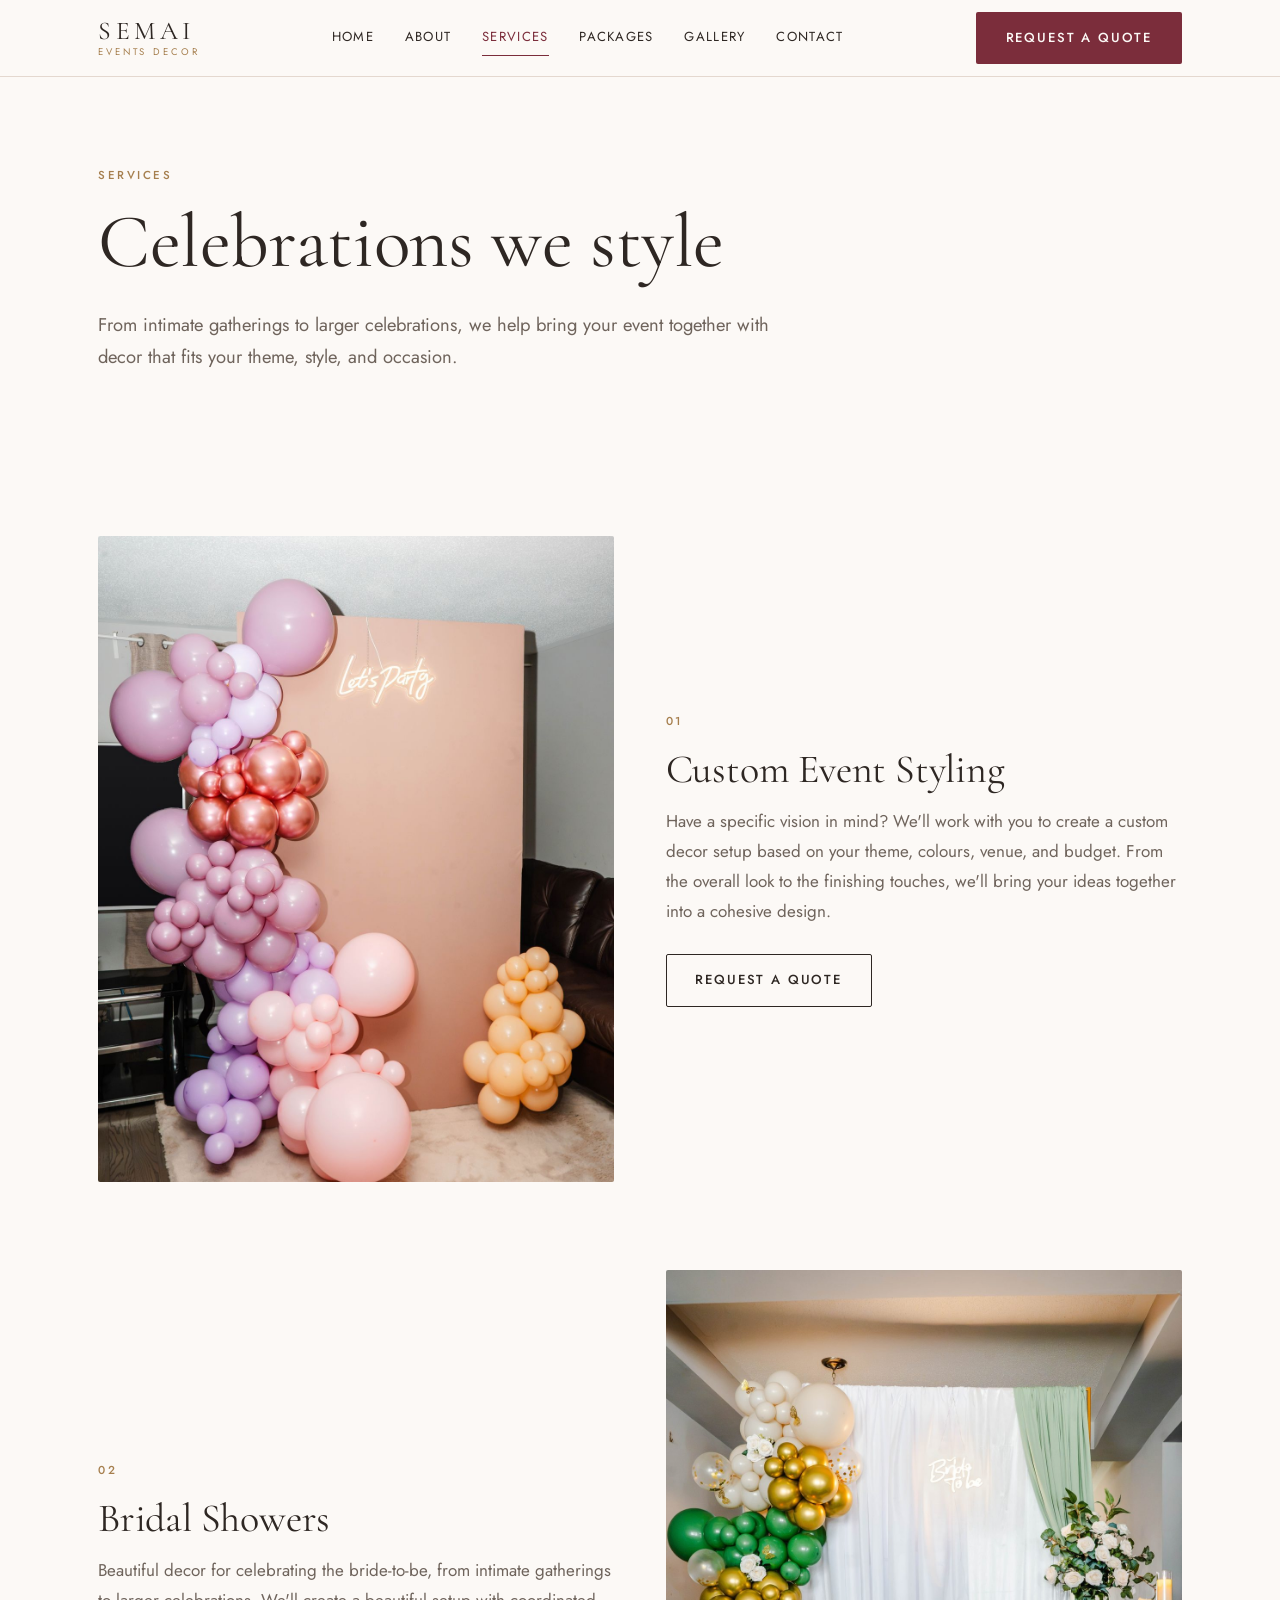
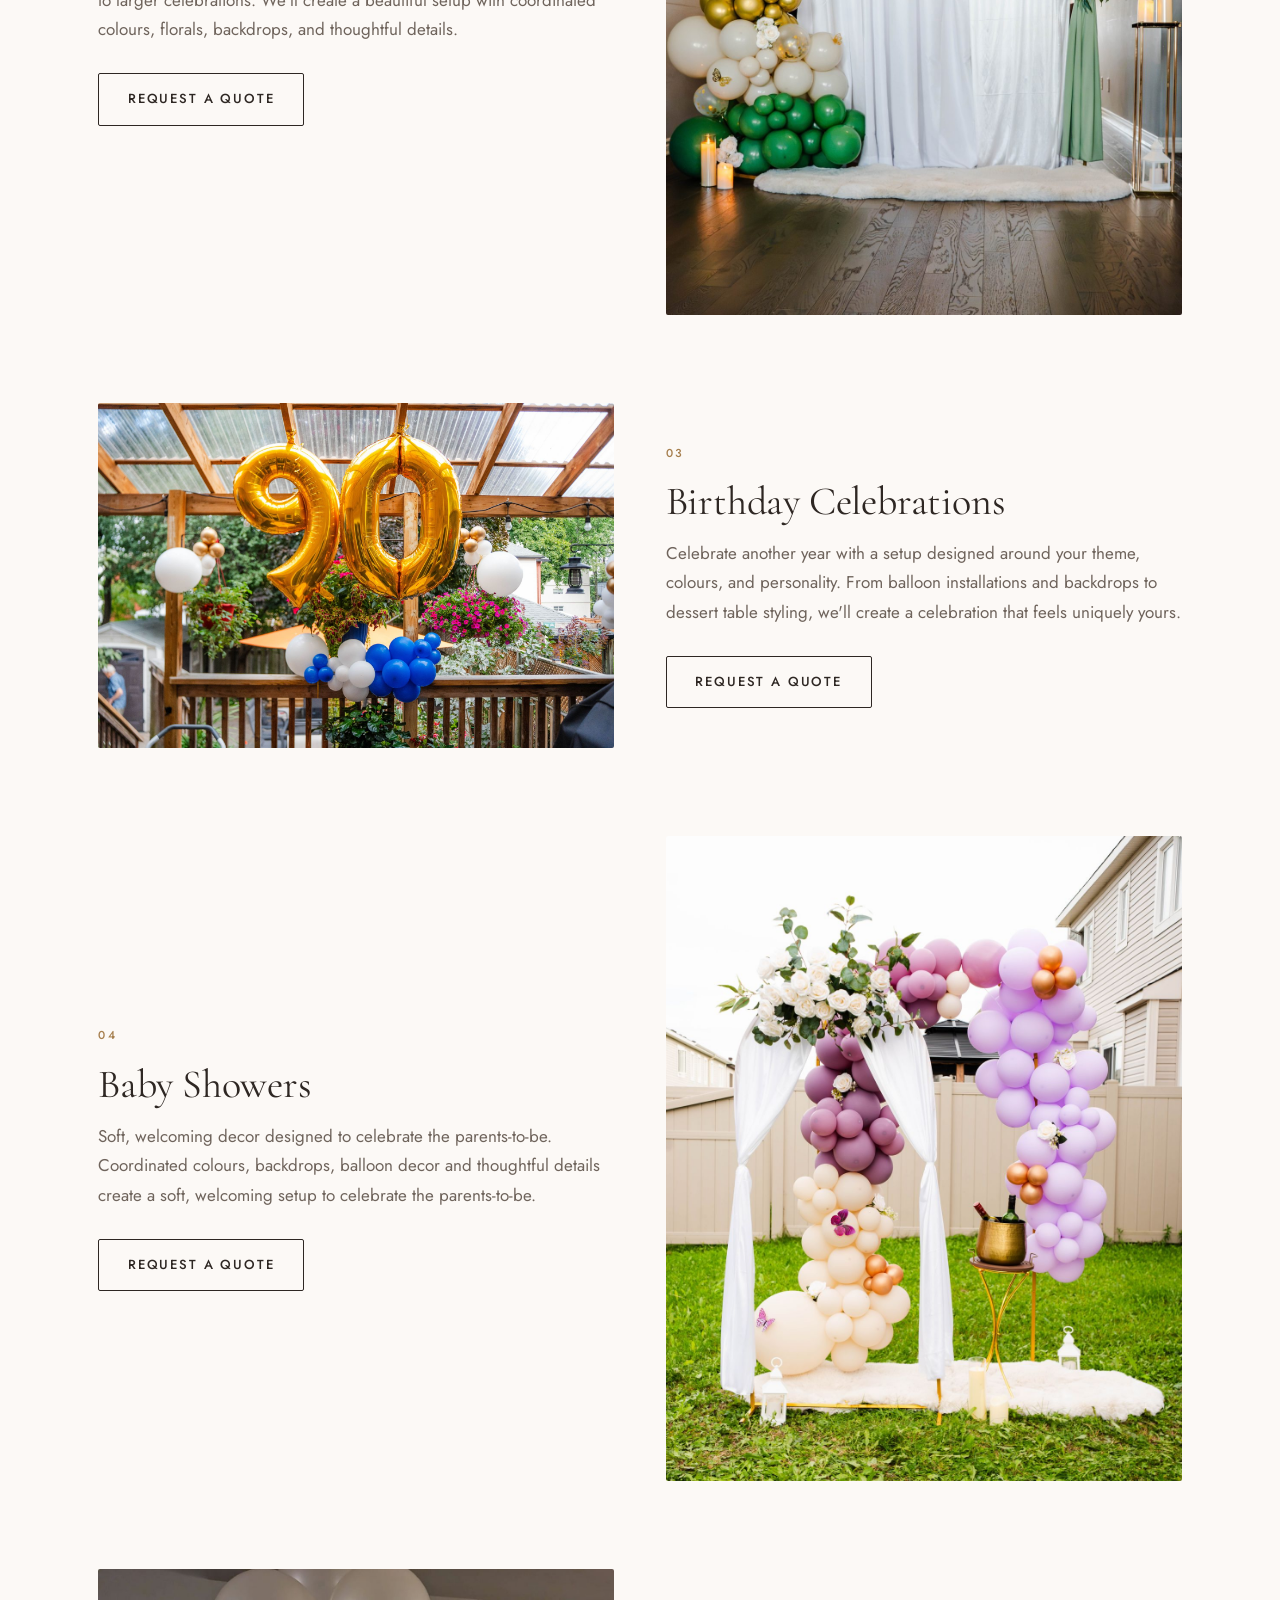
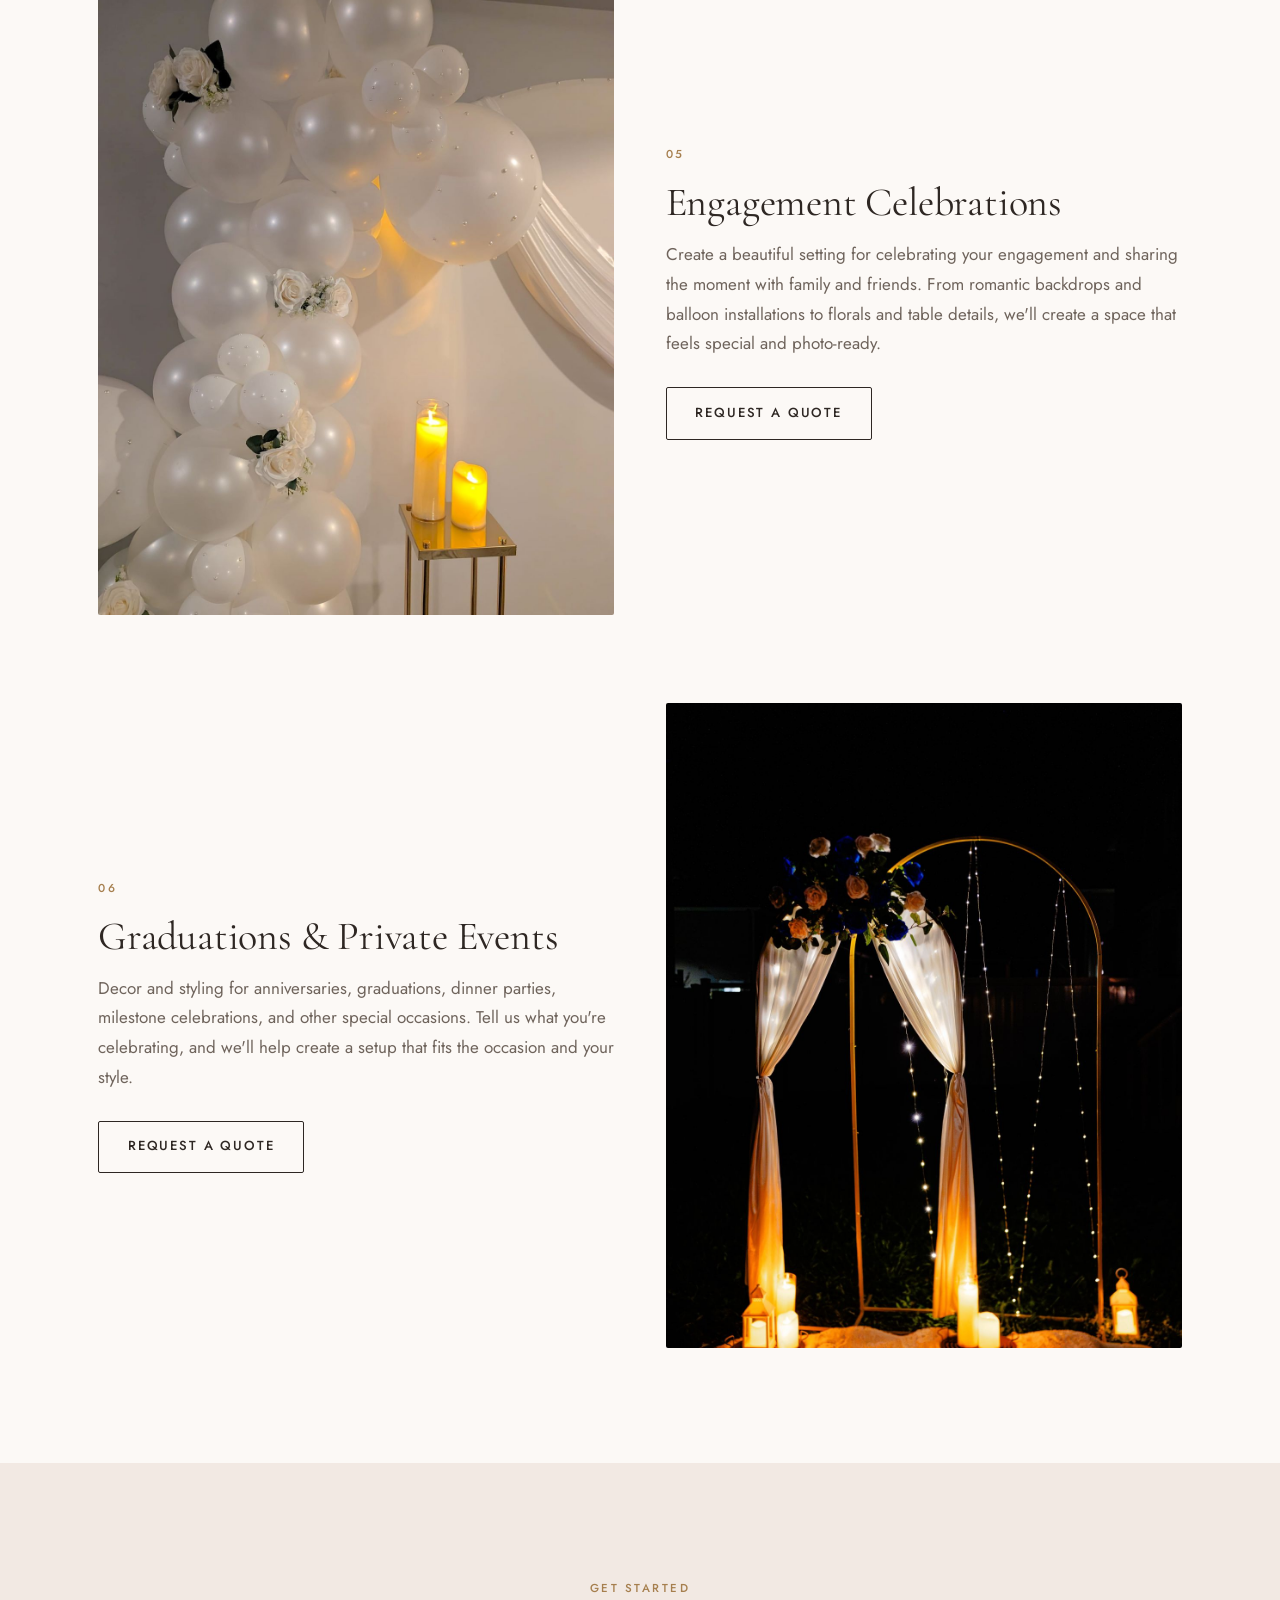
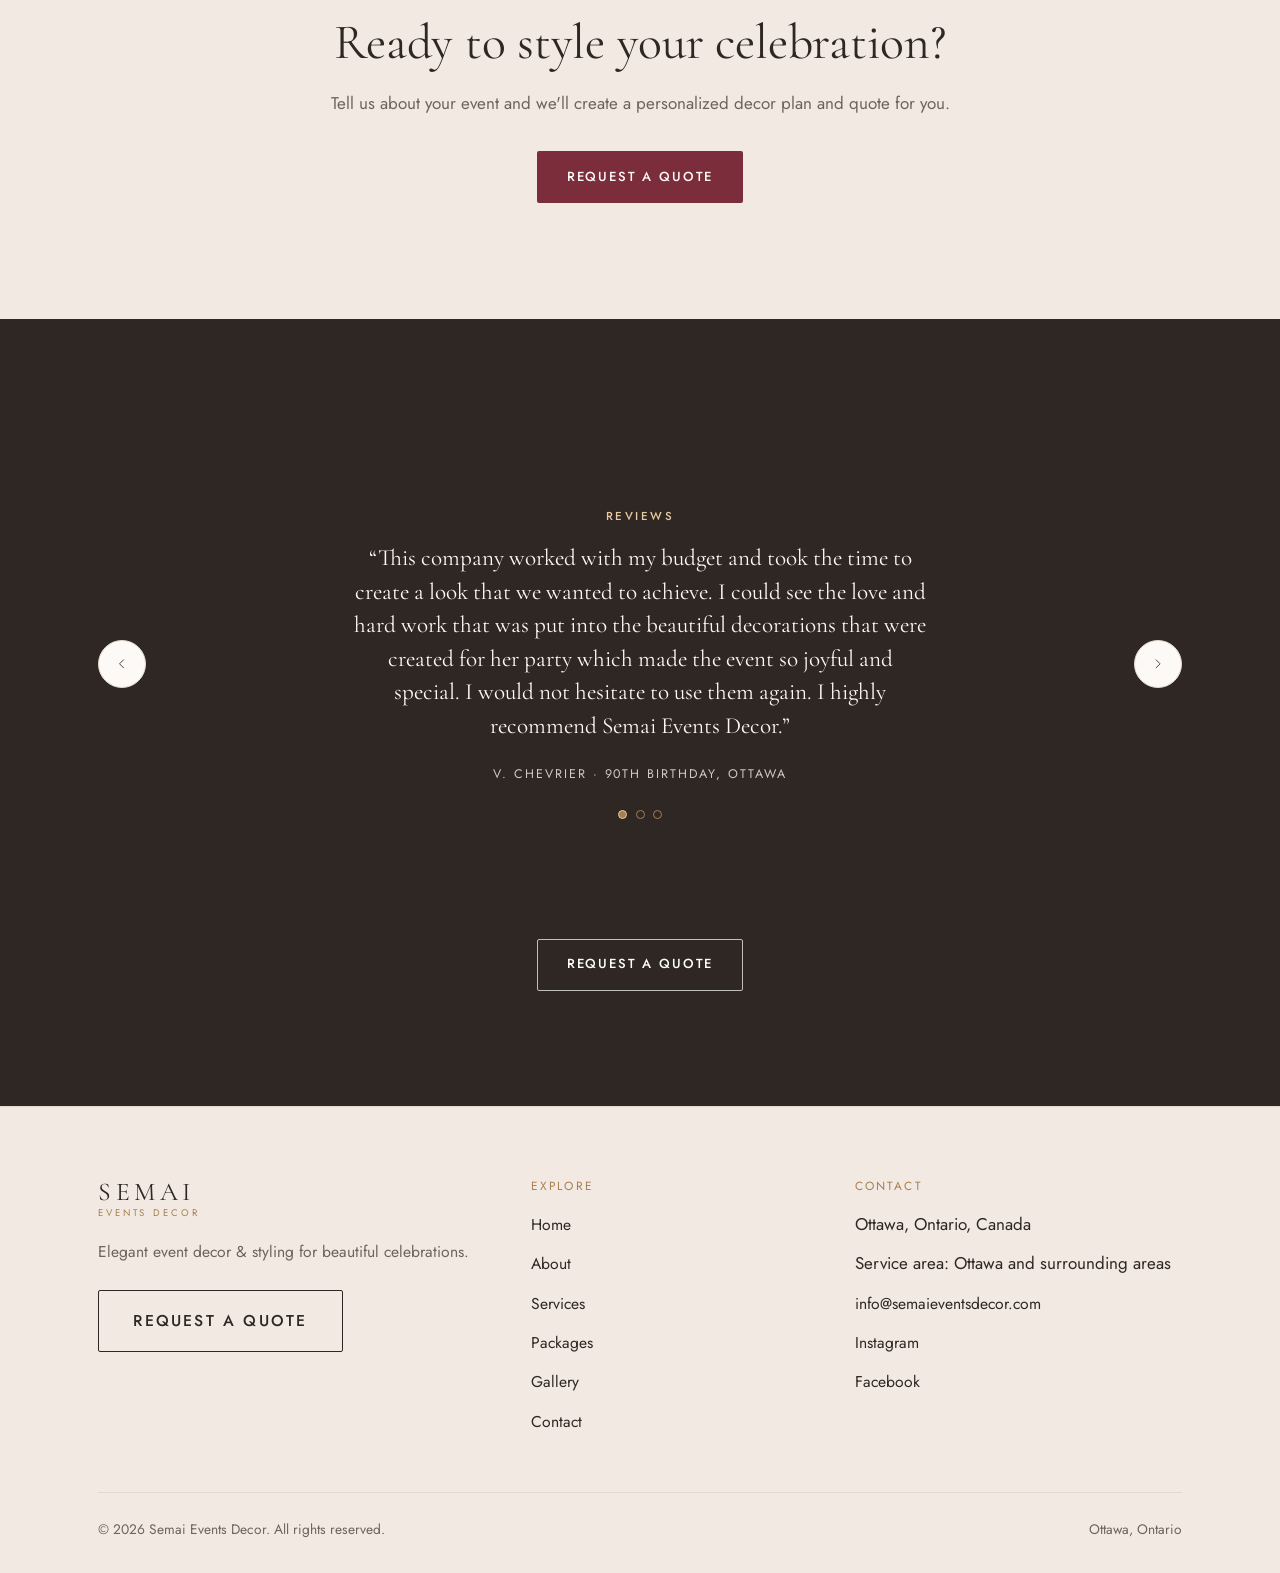
<file: services.html>
<!doctype html>
<html lang="en">
<head>
<meta charset="utf-8">
<meta name="viewport" content="width=device-width, initial-scale=1">
<title>Services | Ottawa Balloon Garlands, Backdrops &amp; Event Decor</title>
<meta name="description" content="Event decor and styling services in Ottawa: bridal showers, baby showers, birthday celebrations, graduations, engagement parties, private events and custom styling.">
<meta name="author" content="Semai Events Decor">
<link rel="canonical" href="https://semaieventsdecor.com/services.html">
<meta property="og:type" content="website">
<meta property="og:site_name" content="Semai Events Decor">
<meta property="og:title" content="Services | Ottawa Balloon Garlands, Backdrops &amp; Event Decor">
<meta property="og:description" content="Event decor and styling services in Ottawa: bridal showers, baby showers, birthday celebrations, graduations, engagement parties, private events and custom styling.">
<meta property="og:url" content="https://semaieventsdecor.com/services.html">
<meta property="og:image" content="https://semaieventsdecor.com/hero.jpg">
<meta name="twitter:card" content="summary_large_image">
<meta name="twitter:title" content="Services | Ottawa Balloon Garlands, Backdrops &amp; Event Decor">
<meta name="twitter:description" content="Event decor and styling services in Ottawa: bridal showers, baby showers, birthday celebrations, graduations, engagement parties, private events and custom styling.">
<meta name="twitter:image" content="https://semaieventsdecor.com/hero.jpg">
<link rel="preconnect" href="https://fonts.googleapis.com">
<link rel="preconnect" href="https://fonts.gstatic.com" crossorigin>
<link href="https://fonts.googleapis.com/css2?family=Cormorant+Garamond:wght@300;400;500&amp;family=Jost:wght@300;400;500&amp;display=swap" rel="stylesheet">
<link rel="stylesheet" href="style.css">
<script type="application/ld+json">
{
  "@context": "https://schema.org",
  "@type": "LocalBusiness",
  "@id": "https://semaieventsdecor.com/#business",
  "name": "Semai Events Decor",
  "description": "Event decor and styling in Ottawa for bridal showers, baby showers, birthdays, engagements, private events and custom celebrations.",
  "url": "https://semaieventsdecor.com/",
  "email": "info@semaieventsdecor.com",
  "image": "https://semaieventsdecor.com/hero.jpg",
  "logo": "https://semaieventsdecor.com/hero.jpg",
  "address": {
    "@type": "PostalAddress",
    "addressLocality": "Ottawa",
    "addressRegion": "ON",
    "addressCountry": "CA"
  },
  "areaServed": [
    {
      "@type": "City",
      "name": "Ottawa"
    },
    {
      "@type": "AdministrativeArea",
      "name": "Ottawa and surrounding areas"
    }
  ],
  "sameAs": [
    "https://www.instagram.com/semaieventsdecor",
    "https://www.facebook.com/profile.php?id=61594771796790"
  ],
  "knowsAbout": [
    "event decor",
    "balloon garlands",
    "backdrops",
    "event styling",
    "bridal shower decor",
    "baby shower decor",
    "graduation decor",
    "birthday decor"
  ],
  "hasOfferCatalog": {
    "@type": "OfferCatalog",
    "name": "Event decor services",
    "itemListElement": [
      {
        "@type": "Offer",
        "itemOffered": {
          "@type": "Service",
          "name": "Custom Event Styling"
        }
      },
      {
        "@type": "Offer",
        "itemOffered": {
          "@type": "Service",
          "name": "Bridal Shower Decor"
        }
      },
      {
        "@type": "Offer",
        "itemOffered": {
          "@type": "Service",
          "name": "Birthday Celebration Decor"
        }
      },
      {
        "@type": "Offer",
        "itemOffered": {
          "@type": "Service",
          "name": "Baby Shower Decor"
        }
      },
      {
        "@type": "Offer",
        "itemOffered": {
          "@type": "Service",
          "name": "Graduation Decor"
        }
      },
      {
        "@type": "Offer",
        "itemOffered": {
          "@type": "Service",
          "name": "Engagement Celebration Decor"
        }
      },
      {
        "@type": "Offer",
        "itemOffered": {
          "@type": "Service",
          "name": "Private and Special Event Decor"
        }
      }
    ]
  }
}
</script>
</head>
<body>
<a class="skip-link" href="#main">Skip to content</a>
<header class="site-header">
  <div class="wrap site-header__inner">
    <a class="wordmark" href="./">
      <span class="wordmark__name">SEMAI</span>
      <span class="wordmark__sub">Events Decor</span>
    </a>
    <button class="nav-toggle" type="button" aria-expanded="false" aria-controls="primary-nav">
      <span></span><span></span><span></span>
      <span class="visually-hidden">Menu</span>
    </button>
    <nav class="nav" id="primary-nav" aria-label="Primary" hidden>
      <a href="./">Home</a><a href="about.html">About</a><a href="services.html" aria-current="page">Services</a><a href="packages.html">Packages</a><a href="gallery.html">Gallery</a><a href="contact.html">Contact</a>
    </nav>
    <a class="btn btn--solid header-cta" href="contact.html">Request a quote</a>
  </div>
</header>
<main id="main">

<section class="wrap banner">
  <span class="eyebrow">Services</span>
  <h1>Celebrations we style</h1>
  <p class="lede">From intimate gatherings to larger celebrations, we help bring your event together with decor that fits your theme, style, and occasion.</p>
</section>

<section class="section">
  <div class="wrap"><article class="service">
  <div class="service__media"><img src="service-custom.jpg" data-fallback="https://semaieventsdecor.lovable.app/assets/service-custom-Btgn97VC.jpg" alt="Balloon garland in mauve, lilac, blush and rose gold framing a peach backdrop with a Let&#39;s Party neon sign" loading="lazy"></div>
  <div class="service__body">
    <span class="eyebrow">01</span>
    <h2>Custom Event Styling</h2>
    <p>Have a specific vision in mind? We&#39;ll work with you to create a custom decor setup based on your theme, colours, venue, and budget. From the overall look to the finishing touches, we&#39;ll bring your ideas together into a cohesive design.</p>
    <a class="btn btn--ghost" href="contact.html">Request a quote</a>
  </div>
</article><article class="service">
  <div class="service__media"><img src="service-bridal.jpg" data-fallback="https://semaieventsdecor.lovable.app/assets/service-bridal-CkYIw01B.jpg" alt="Green, gold and cream balloon garland beside a white drape with a glowing Bride to be neon sign and a sage curtain with white roses" loading="lazy"></div>
  <div class="service__body">
    <span class="eyebrow">02</span>
    <h2>Bridal Showers</h2>
    <p>Beautiful decor for celebrating the bride-to-be, from intimate gatherings to larger celebrations. We&#39;ll create a beautiful setup with coordinated colours, florals, backdrops, and thoughtful details.</p>
    <a class="btn btn--ghost" href="contact.html">Request a quote</a>
  </div>
</article><article class="service">
  <div class="service__media"><img src="service-birthday.jpg" data-fallback="https://semaieventsdecor.lovable.app/assets/service-birthday-DWhHZ_2a.jpg" alt="Ninetieth birthday decor with gold number balloons and a blue and white garland under a garden pergola" loading="lazy"></div>
  <div class="service__body">
    <span class="eyebrow">03</span>
    <h2>Birthday Celebrations</h2>
    <p>Celebrate another year with a setup designed around your theme, colours, and personality. From balloon installations and backdrops to dessert table styling, we&#39;ll create a celebration that feels uniquely yours.</p>
    <a class="btn btn--ghost" href="contact.html">Request a quote</a>
  </div>
</article><article class="service">
  <div class="service__media"><img src="service-baby.jpg" data-fallback="https://semaieventsdecor.lovable.app/assets/service-baby-DbaqTa8D.jpg" alt="Lilac and mauve balloon arch with white roses and draped fabric in a garden" loading="lazy"></div>
  <div class="service__body">
    <span class="eyebrow">04</span>
    <h2>Baby Showers</h2>
    <p>Soft, welcoming decor designed to celebrate the parents-to-be. Coordinated colours, backdrops, balloon decor and thoughtful details create a soft, welcoming setup to celebrate the parents-to-be.</p>
    <a class="btn btn--ghost" href="contact.html">Request a quote</a>
  </div>
</article><article class="service">
  <div class="service__media"><img src="service-engagement.jpg" data-fallback="https://semaieventsdecor.lovable.app/assets/service-engagement-7bYrcUMP.jpg" alt="White pearl balloon garland with ivory roses and candlelight" loading="lazy"></div>
  <div class="service__body">
    <span class="eyebrow">05</span>
    <h2>Engagement Celebrations</h2>
    <p>Create a beautiful setting for celebrating your engagement and sharing the moment with family and friends. From romantic backdrops and balloon installations to florals and table details, we'll create a space that feels special and photo-ready.</p>
    <a class="btn btn--ghost" href="contact.html">Request a quote</a>
  </div>
</article><article class="service">
  <div class="service__media"><img src="service-private.jpg" alt="Candlelit gold arch with fairy lights and blue and peach roses at night" loading="lazy"></div>
  <div class="service__body">
    <span class="eyebrow">06</span>
    <h2>Graduations &amp; Private Events</h2>
    <p>Decor and styling for anniversaries, graduations, dinner parties, milestone celebrations, and other special occasions. Tell us what you&#39;re celebrating, and we&#39;ll help create a setup that fits the occasion and your style.</p>
    <a class="btn btn--ghost" href="contact.html">Request a quote</a>
  </div>
</article></div>
</section>

<section class="section section--shell">
  <div class="wrap section-head--center">
    <span class="eyebrow">Get started</span>
    <h2>Ready to style your celebration?</h2>
    <p style="margin:1.25rem auto 0;color:var(--muted)">Tell us about your event and we'll create a personalized decor plan and quote for you.</p>
    <div class="btn-row btn-row--center"><a class="btn btn--solid" href="contact.html">Request a quote</a></div>
  </div>
</section>

<section class="section cta-band">
  <div class="wrap">
    <div class="reviews" id="reviews" hidden aria-roledescription="carousel" aria-label="What our clients say">
      <span class="eyebrow">Reviews</span>
      <div class="reviews__stage">
        <button class="review__arrow review__arrow--prev" type="button" aria-label="Previous review"><svg viewBox="0 0 24 24" aria-hidden="true" focusable="false"><path d="M9 5l7 7-7 7" fill="none" stroke="currentColor" stroke-width="1.5" stroke-linecap="round" stroke-linejoin="round"/></svg></button>
        <div class="review__body">
          <blockquote class="review__text" aria-live="polite"></blockquote>
          <p class="review__who"></p>
        </div>
        <button class="review__arrow review__arrow--next" type="button" aria-label="Next review"><svg viewBox="0 0 24 24" aria-hidden="true" focusable="false"><path d="M9 5l7 7-7 7" fill="none" stroke="currentColor" stroke-width="1.5" stroke-linecap="round" stroke-linejoin="round"/></svg></button>
      </div>
      <div class="review__dots"></div>
      <p class="review__count" hidden></p>
    </div>
    <div class="btn-row btn-row--center">
      <a class="btn btn--light" href="contact.html">Request a quote</a>
    </div>
  </div>
</section>

</main>
<footer class="site-footer">
  <div class="wrap">
    <div class="footer-grid">
      <div>
        <a class="wordmark" href="./">
          <span class="wordmark__name">SEMAI</span>
          <span class="wordmark__sub">Events Decor</span>
        </a>
        <p style="margin-top:1.25rem">Elegant event decor &amp; styling for beautiful celebrations.</p>
        <a class="btn btn--ghost" href="contact.html">Request a quote</a>
      </div>
      <div>
        <h2>Explore</h2>
        <ul><li><a href="./">Home</a></li><li><a href="about.html">About</a></li><li><a href="services.html">Services</a></li><li><a href="packages.html">Packages</a></li><li><a href="gallery.html">Gallery</a></li><li><a href="contact.html">Contact</a></li></ul>
      </div>
      <div>
        <h2>Contact</h2>
        <ul>
          <li>Ottawa, Ontario, Canada</li>
          <li>Service area: Ottawa and surrounding areas</li>
          <li><a href="mailto:info@semaieventsdecor.com">info@semaieventsdecor.com</a></li>
          <li><a href="https://www.instagram.com/semaieventsdecor" target="_blank" rel="noopener">Instagram</a></li>
          <li><a href="https://www.facebook.com/profile.php?id=61594771796790" target="_blank" rel="noopener">Facebook</a></li>
        </ul>
      </div>
    </div>
    <div class="footer-bottom">
      <span>&copy; <span data-year>2026</span> Semai Events Decor. All rights reserved.</span>
      <span>Ottawa, Ontario</span>
    </div>
  </div>
</footer>
<script src="main.js"></script>
</body>
</html>
</file>
<file: style.css>
/* =============================================================
   Semai Events & Decor — stylesheet
   All colours, fonts and spacing live in the :root block below.
   Change a value there and it updates across every page.
   ============================================================= */

:root {
  /* --- Colour ------------------------------------------------ */
  --paper:      #FCF9F6;   /* page background, warm ivory        */
  --shell:      #F2E9E3;   /* alternating section background     */
  --ink:        #2E2723;   /* body + headings, warm near-black   */
  --muted:      #6F645C;   /* secondary text                     */
  --wine:       #7B2D3B;   /* primary accent, deep burgundy      */
  --wine-dark:  #5E2029;   /* hover state for the accent         */
  --brass:      #A67F4E;   /* hairlines, small marks, eyebrows   */
  --line:       #E4D8CF;   /* borders and rules                  */
  --white:      #FFFFFF;

  /* --- Type -------------------------------------------------- */
  --serif: "Cormorant Garamond", "Georgia", "Times New Roman", serif;
  --sans:  "Jost", "Helvetica Neue", Arial, sans-serif;

  /* --- Layout ------------------------------------------------ */
  --wrap: 1180px;
  --gutter: clamp(1.25rem, 5vw, 3rem);
  --section-y: clamp(4rem, 9vw, 7.5rem);
  --radius: 2px;
}

/* --- Reset -------------------------------------------------- */
*, *::before, *::after { box-sizing: border-box; }
html { -webkit-text-size-adjust: 100%; scroll-behavior: smooth; }
body, h1, h2, h3, h4, p, ul, ol, li, figure, blockquote { margin: 0; padding: 0; }
ul, ol { list-style: none; }
img { max-width: 100%; display: block; height: auto; }
button, input, select, textarea { font: inherit; color: inherit; }

@media (prefers-reduced-motion: reduce) {
  html { scroll-behavior: auto; }
  *, *::before, *::after {
    animation-duration: .01ms !important;
    animation-iteration-count: 1 !important;
    transition-duration: .01ms !important;
  }
}

/* --- Base --------------------------------------------------- */
body {
  background: var(--paper);
  color: var(--ink);
  font-family: var(--sans);
  font-size: 1.0625rem;
  font-weight: 400;
  line-height: 1.75;
  -webkit-font-smoothing: antialiased;
}

h1, h2, h3, .display {
  font-family: var(--serif);
  font-weight: 400;
  line-height: 1.1;
  letter-spacing: -0.005em;
}

h1 { font-size: clamp(2.75rem, 7vw, 4.75rem); }
h2 { font-size: clamp(2rem, 4.6vw, 3.1rem); }
h3 { font-size: clamp(1.35rem, 2.2vw, 1.6rem); line-height: 1.25; }

p { max-width: 68ch; }
a { color: var(--wine); text-decoration-thickness: 1px; text-underline-offset: 3px; }

:focus-visible {
  outline: 2px solid var(--wine);
  outline-offset: 3px;
}

.skip-link {
  position: absolute; left: -9999px; top: 0; z-index: 999;
  background: var(--ink); color: var(--paper);
  padding: .75rem 1.25rem;
}
.skip-link:focus { left: 0; }

/* --- Layout helpers ----------------------------------------- */
.wrap {
  width: 100%;
  max-width: var(--wrap);
  margin-inline: auto;
  padding-inline: var(--gutter);
}
.section { padding-block: var(--section-y); }
.section--shell { background: var(--shell); }
.section--tight { padding-block: clamp(2.5rem, 5vw, 4rem); }

.eyebrow {
  font-family: var(--sans);
  font-size: .72rem;
  font-weight: 500;
  letter-spacing: .22em;
  text-transform: uppercase;
  color: var(--brass);
  display: block;
  margin-bottom: 1rem;
}

.lede {
  font-size: 1.15rem;
  color: var(--muted);
  max-width: 62ch;
}

.section-head { margin-bottom: clamp(2.5rem, 5vw, 3.75rem); }
.section-head--center { text-align: center; }
.section-head--center p { margin-inline: auto; }

.rule {
  border: 0;
  border-top: 1px solid var(--line);
  margin-block: clamp(2.5rem, 5vw, 4rem);
}

/* --- Buttons ------------------------------------------------- */
.btn {
  display: inline-block;
  font-family: var(--sans);
  font-size: .82rem;
  font-weight: 500;
  letter-spacing: .14em;
  text-transform: uppercase;
  text-decoration: none;
  padding: 1.05em 2.2em;
  border: 1px solid transparent;
  border-radius: var(--radius);
  cursor: pointer;
  transition: background-color .2s ease, color .2s ease, border-color .2s ease;
}
.btn--solid { background: var(--wine); color: var(--paper); }
.btn--solid:hover, .btn--solid:focus-visible { background: var(--wine-dark); }
.btn--ghost { background: transparent; color: var(--ink); border-color: var(--ink); }
.btn--ghost:hover, .btn--ghost:focus-visible { background: var(--ink); color: var(--paper); }
.btn--light { background: transparent; color: var(--white); border-color: rgba(255,255,255,.7); }
.btn--light:hover, .btn--light:focus-visible { background: var(--white); color: var(--ink); }
.btn-row { display: flex; flex-wrap: wrap; gap: .9rem; margin-top: 2rem; }
.btn-row--center { justify-content: center; }

/* --- Header -------------------------------------------------- */
.site-header {
  position: sticky; top: 0; z-index: 100;
  background: rgba(252, 249, 246, .94);
  backdrop-filter: saturate(140%) blur(8px);
  border-bottom: 1px solid var(--line);
}
.site-header__inner {
  display: flex; align-items: center; justify-content: space-between;
  gap: 1.5rem;
  min-height: 76px;
}
.wordmark { text-decoration: none; color: var(--ink); line-height: 1; display: block; }
.wordmark__name {
  font-family: var(--serif);
  font-size: 1.6rem;
  letter-spacing: .18em;
  display: block;
}
.wordmark__sub {
  font-size: .6rem;
  letter-spacing: .3em;
  text-transform: uppercase;
  color: var(--brass);
  display: block;
  margin-top: .25rem;
}

.nav { display: flex; align-items: center; gap: clamp(1rem, 2.4vw, 2rem); }
.nav a {
  color: var(--ink);
  text-decoration: none;
  font-size: .82rem;
  letter-spacing: .1em;
  text-transform: uppercase;
  padding-block: .4rem;
  border-bottom: 1px solid transparent;
}
.nav a:hover { border-bottom-color: var(--brass); }
.nav a[aria-current="page"] { border-bottom-color: var(--wine); color: var(--wine); }

.header-cta { display: none; }
@media (min-width: 1040px) { .header-cta { display: inline-block; } }

.nav-toggle {
  display: inline-flex; flex-direction: column; justify-content: center; gap: 5px;
  width: 44px; height: 44px;
  background: none; border: 1px solid var(--line); border-radius: var(--radius);
  cursor: pointer; padding: 0 11px;
}
.nav-toggle span { display: block; height: 1px; background: var(--ink); transition: transform .2s ease, opacity .2s ease; }
.nav-toggle[aria-expanded="true"] span:nth-child(1) { transform: translateY(6px) rotate(45deg); }
.nav-toggle[aria-expanded="true"] span:nth-child(2) { opacity: 0; }
.nav-toggle[aria-expanded="true"] span:nth-child(3) { transform: translateY(-6px) rotate(-45deg); }

@media (max-width: 899px) {
  .nav {
    position: absolute; inset: 100% 0 auto 0;
    flex-direction: column; align-items: stretch;
    gap: 0;
    background: var(--paper);
    border-bottom: 1px solid var(--line);
    padding: .5rem var(--gutter) 1.5rem;
  }
  .nav[hidden] { display: none; }
  .nav a { padding-block: .9rem; border-bottom: 1px solid var(--line); }
  .nav a:last-child { border-bottom: 1px solid var(--line); }
}
@media (min-width: 900px) {
  .nav-toggle { display: none; }
  .nav[hidden] { display: flex; }
}

/* --- Hero ---------------------------------------------------- */
.hero {
  position: relative;
  min-height: min(88vh, 780px);
  display: grid;
  align-items: end;
  color: var(--white);
  isolation: isolate;
}
.hero__media { position: absolute; inset: 0; z-index: -2; background: var(--ink); }
.hero__media img { width: 100%; height: 100%; object-fit: cover; }
.hero::after {
  content: ""; position: absolute; inset: 0; z-index: -1;
  background: linear-gradient(to top, rgba(30,24,21,.82) 0%, rgba(30,24,21,.42) 48%, rgba(30,24,21,.28) 100%);
}
.hero__inner { padding-block: clamp(3.5rem, 9vw, 6.5rem); }
.hero .eyebrow { color: #E8C9A0; }
/* Sized so "Memorable celebrations." holds one line at any width.
   The <br> forces the break; this keeps the second line from wrapping again. */
.hero h1 { max-width: none; font-size: min(8.2vw, 4.5rem); }
.hero p { color: rgba(255,255,255,.9); font-size: 1.15rem; margin-top: 1.5rem; max-width: 54ch; }

/* One deliberate entrance on the hero, and nothing else on the page. */
.hero__inner > * { animation: rise .9s cubic-bezier(.2,.7,.3,1) both; }
.hero__inner > *:nth-child(2) { animation-delay: .1s; }
.hero__inner > *:nth-child(3) { animation-delay: .18s; }
.hero__inner > *:nth-child(4) { animation-delay: .26s; }
@keyframes rise { from { opacity: 0; transform: translateY(14px); } to { opacity: 1; transform: none; } }

/* --- Banner photo (interior pages) ---------------------------
   Held to half the content width so a portrait photo doesn't run
   the full height of the screen. */
.banner-photo { margin: 0 auto; max-width: 560px; }
.banner-photo img { width: 100%; border-radius: var(--radius); }

/* --- Page banner (interior pages) ---------------------------- */
.banner { padding-block: clamp(3rem, 7vw, 5.5rem) clamp(2rem, 4vw, 3rem); }
.banner h1 { max-width: 18ch; }
.banner p { margin-top: 1.5rem; }

/* --- Editorial two-column ------------------------------------ */
.split {
  display: grid;
  gap: clamp(2rem, 5vw, 4.5rem);
  align-items: center;
}
@media (min-width: 860px) {
  .split { grid-template-columns: 1fr 1fr; }
  .split--wide-text { grid-template-columns: 1.15fr .85fr; }
}
.split__media img { width: 100%; aspect-ratio: 4 / 5; object-fit: cover; border-radius: var(--radius); }
.split__body p + p { margin-top: 1.25rem; }
.split__body h2 { margin-bottom: 1.5rem; }

/* --- Service cards ------------------------------------------- */
.cards {
  display: grid;
  gap: clamp(1.25rem, 2.5vw, 2rem);
  grid-template-columns: repeat(auto-fit, minmax(255px, 1fr));
}
.card {
  display: flex; flex-direction: column;
  background: var(--white);
  border: 1px solid var(--line);
  border-radius: var(--radius);
  text-decoration: none; color: inherit;
  overflow: hidden;
  transition: border-color .2s ease;
}
.card:hover { border-color: var(--brass); }
.card__media { aspect-ratio: var(--media-ratio, 4 / 5); overflow: hidden; background: var(--shell); }
.card__media img { width: 100%; height: 100%; object-fit: cover; }
.card__body { padding: 1.6rem 1.5rem 1.75rem; display: flex; flex-direction: column; flex: 1; }
.card h3 { margin-bottom: .6rem; }
.card p { font-size: .96rem; color: var(--muted); flex: 1; }
.card__more {
  margin-top: 1.25rem;
  font-size: .74rem; letter-spacing: .16em; text-transform: uppercase;
  color: var(--wine);
}

/* --- Service detail rows ------------------------------------- */
.service { display: grid; gap: clamp(1.5rem, 4vw, 3.5rem); align-items: center; }
@media (min-width: 860px) {
  .service { grid-template-columns: 1fr 1fr; }
  .service:nth-child(even) .service__media { order: 2; }
}
.service + .service { margin-top: clamp(3rem, 7vw, 5.5rem); }
/* No fixed ratio here: every service photo is shown whole, never cropped. */
.service__media img { width: 100%; height: auto; border-radius: var(--radius); }
.service__body h2 { font-size: clamp(1.8rem, 3.4vw, 2.5rem); margin-bottom: 1rem; }
.service__body p { color: var(--muted); }
.service__body .btn { margin-top: 1.75rem; }

/* --- Numbered steps (a real sequence, so numbers earn their place) */
.steps { display: grid; gap: clamp(1.75rem, 4vw, 3rem); counter-reset: step; }
@media (min-width: 800px) { .steps { grid-template-columns: repeat(3, 1fr); } }
.step { border-top: 1px solid var(--brass); padding-top: 1.5rem; }
.step__num {
  font-family: var(--serif);
  font-size: 2.25rem;
  color: var(--brass);
  line-height: 1;
  display: block;
  margin-bottom: .75rem;
}
.step h3 { margin-bottom: .5rem; }
.step p { color: var(--muted); font-size: .98rem; }

/* --- Value grid (not a sequence: no numbers) ------------------ */
.values { display: grid; gap: clamp(1.75rem, 3.5vw, 2.75rem); }
@media (min-width: 640px) { .values { grid-template-columns: repeat(2, 1fr); } }
@media (min-width: 1000px) { .values { grid-template-columns: repeat(4, 1fr); } }
.value { border-top: 1px solid var(--line); padding-top: 1.25rem; }
.value h3 { font-size: 1.3rem; margin-bottom: .5rem; }
.value p { color: var(--muted); font-size: .96rem; }

/* --- Packages ------------------------------------------------ */
.packages { display: grid; gap: clamp(1.5rem, 3vw, 2rem); align-items: start; }
@media (min-width: 900px) { .packages { grid-template-columns: repeat(3, 1fr); } }
.package {
  background: var(--white);
  border: 1px solid var(--line);
  border-radius: var(--radius);
  padding: clamp(1.75rem, 3vw, 2.5rem);
  display: flex; flex-direction: column; height: 100%;
}
.package--featured { border-color: var(--wine); border-width: 1px; box-shadow: 0 0 0 1px var(--wine); }
.package__flag {
  display: inline-block;
  background: var(--wine); color: var(--paper);
  font-size: .68rem; letter-spacing: .18em; text-transform: uppercase;
  padding: .35em 1em; border-radius: var(--radius);
  margin-bottom: 1rem;
}
.package h3 { font-size: 1.9rem; margin-bottom: .5rem; }
.package__intro { color: var(--muted); font-size: .98rem; margin-bottom: 1.5rem; }
.package__list { border-top: 1px solid var(--line); padding-top: 1.25rem; margin-bottom: 1.5rem; }
.package__list li { position: relative; padding-left: 1.4rem; font-size: .98rem; }
.package__list li + li { margin-top: .6rem; }
.package__list li::before {
  content: ""; position: absolute; left: 0; top: .72em;
  width: 6px; height: 6px; background: var(--brass); border-radius: 50%;
}
.package__best { font-size: .92rem; color: var(--muted); margin-bottom: 1.75rem; }
.package .btn { margin-top: auto; text-align: center; }

.note-card {
  background: var(--white);
  border: 1px solid var(--line);
  border-left: 2px solid var(--brass);
  border-radius: var(--radius);
  padding: clamp(1.75rem, 3vw, 2.5rem);
}
.note-card h2 { font-size: 1.75rem; margin-bottom: 1.25rem; }
.note-card li { position: relative; padding-left: 1.4rem; color: var(--muted); font-size: .98rem; }
.note-card li + li { margin-top: .75rem; }
.note-card li::before { content: ""; position: absolute; left: 0; top: .72em; width: 6px; height: 6px; background: var(--line); border-radius: 50%; }

/* --- Gallery ------------------------------------------------- */
.filters { display: flex; flex-wrap: wrap; gap: .5rem; margin-bottom: clamp(2rem, 4vw, 3rem); }
.filter {
  background: transparent;
  border: 1px solid var(--line);
  border-radius: 100px;
  padding: .55em 1.35em;
  font-size: .76rem; letter-spacing: .12em; text-transform: uppercase;
  cursor: pointer;
  transition: background-color .2s ease, border-color .2s ease, color .2s ease;
}
.filter:hover { border-color: var(--brass); }
.filter[aria-pressed="true"] { background: var(--ink); border-color: var(--ink); color: var(--paper); }

.grid-gallery { display: grid; gap: clamp(.75rem, 1.6vw, 1.25rem); grid-template-columns: repeat(auto-fill, minmax(230px, 1fr)); }
.shot {
  margin: 0; padding: 0; border: 0; background: var(--shell);
  cursor: zoom-in; overflow: hidden; border-radius: var(--radius);
  aspect-ratio: 4 / 5;
}
.shot img { width: 100%; height: 100%; object-fit: cover; }
.shot[hidden] { display: none; }
.shot--wide { aspect-ratio: 3 / 2; }
@media (min-width: 560px) { .shot--wide { grid-column: span 2; } }

.lightbox {
  position: fixed; inset: 0; z-index: 200;
  background: rgba(25, 20, 18, .94);
  display: grid; place-items: center;
  padding: clamp(1rem, 5vw, 3rem);
}
.lightbox[hidden] { display: none; }
.lightbox img { max-width: min(1100px, 100%); max-height: 82vh; object-fit: contain; }
.lightbox figcaption { color: rgba(255,255,255,.8); font-size: .9rem; text-align: center; margin-top: 1rem; }
.lightbox__close {
  position: absolute; top: 1rem; right: 1rem;
  width: 46px; height: 46px;
  background: transparent; border: 1px solid rgba(255,255,255,.5); border-radius: 50%;
  color: var(--white); font-size: 1.4rem; line-height: 1; cursor: pointer;
}

/* --- Testimonial -------------------------------------------- */
.quote { text-align: center; max-width: 46ch; margin-inline: auto; }
.quote blockquote {
  font-family: var(--serif);
  font-size: clamp(1.75rem, 3.6vw, 2.5rem);
  line-height: 1.25;
}
.quote p { color: var(--muted); margin: 1.75rem auto 0; font-size: 1rem; }

/* --- Contact form ------------------------------------------- */
.contact-layout { display: grid; gap: clamp(2.5rem, 5vw, 4rem); align-items: start; }
@media (min-width: 960px) { .contact-layout { grid-template-columns: 1.35fr .65fr; } }

.form { background: var(--white); border: 1px solid var(--line); border-radius: var(--radius); padding: clamp(1.5rem, 3.5vw, 2.75rem); }
.field-grid { display: grid; gap: 1.25rem; }
@media (min-width: 620px) { .field-grid--2 { grid-template-columns: 1fr 1fr; } }
.field { display: flex; flex-direction: column; gap: .45rem; }
.field label, .fieldset-legend {
  font-size: .74rem; letter-spacing: .14em; text-transform: uppercase; color: var(--muted);
}
.field input, .field select, .field textarea {
  background: var(--paper);
  border: 1px solid var(--line);
  border-radius: var(--radius);
  padding: .85em 1em;
  font-size: 1rem;
  width: 100%;
}
.field textarea { min-height: 150px; resize: vertical; }
.field input:focus, .field select:focus, .field textarea:focus { border-color: var(--brass); outline-offset: 1px; }

.fieldset { border: 0; padding: 0; margin: 1.75rem 0 0; }
.fieldset-legend { display: block; margin-bottom: .9rem; }
.checks { display: grid; gap: .65rem; }
@media (min-width: 620px) { .checks { grid-template-columns: 1fr 1fr; } }
.check { display: flex; align-items: center; gap: .6rem; font-size: .96rem; text-transform: none; letter-spacing: 0; color: var(--ink); cursor: pointer; }
.check input { width: 17px; height: 17px; accent-color: var(--wine); flex: none; }

.form .btn { margin-top: 2rem; width: 100%; }
.form__note { font-size: .88rem; color: var(--muted); margin-top: 1rem; }
.form__status { margin-top: 1rem; font-size: .96rem; padding: .9rem 1.1rem; border-radius: var(--radius); }
.form__status[hidden] { display: none; }
.form__status--ok { background: #EDF3EC; border: 1px solid #C4D9C0; color: #2F5A2A; }
.form__status--err { background: #F7EDEE; border: 1px solid #E0C3C7; color: var(--wine-dark); }

.info-list li { border-top: 1px solid var(--line); padding-block: 1.1rem; }
.info-list li:last-child { border-bottom: 1px solid var(--line); }
.info-list dt, .info-list .info-label {
  font-size: .72rem; letter-spacing: .16em; text-transform: uppercase; color: var(--brass);
  display: block; margin-bottom: .25rem;
}

/* --- CTA band ------------------------------------------------ */
.cta-band { background: var(--ink); color: var(--paper); text-align: center; }
.cta-band .eyebrow { color: #E8C9A0; }
.cta-band h2 { color: var(--paper); }
.cta-band p { color: rgba(252,249,246,.78); margin: 1.25rem auto 0; }

/* --- Footer -------------------------------------------------- */
.site-footer { background: var(--shell); border-top: 1px solid var(--line); padding-block: clamp(3rem, 6vw, 4.5rem) 2rem; }
.footer-grid { display: grid; gap: clamp(2rem, 4vw, 3.5rem); }
@media (min-width: 760px) { .footer-grid { grid-template-columns: 1.4fr 1fr 1.2fr; } }
.site-footer h2 { font-size: .74rem; font-family: var(--sans); letter-spacing: .18em; text-transform: uppercase; color: var(--brass); margin-bottom: 1.1rem; }
.site-footer p { color: var(--muted); font-size: .98rem; }
.site-footer li + li { margin-top: .6rem; }
.site-footer a { color: var(--ink); text-decoration: none; font-size: .98rem; }
.site-footer a:hover { color: var(--wine); text-decoration: underline; }
.footer-bottom {
  border-top: 1px solid var(--line);
  margin-top: clamp(2.5rem, 5vw, 3.5rem);
  padding-top: 1.5rem;
  display: flex; flex-wrap: wrap; gap: .75rem; justify-content: space-between;
  font-size: .86rem; color: var(--muted);
}
.site-footer .btn { margin-top: 1.5rem; }

/* --- Misc --------------------------------------------------- */
.visually-hidden {
  position: absolute; width: 1px; height: 1px;
  padding: 0; margin: -1px; overflow: hidden;
  clip: rect(0 0 0 0); white-space: nowrap; border: 0;
}

/* Single-column reading width for longer text sections */
.story { max-width: 46rem; }

/* --- Reviews, inside the dark band ----------------------------
   Stays hidden until at least one review is added in main.js. */
.reviews { text-align: center; }
.reviews[hidden] { display: none; }

.reviews__stage {
  display: grid;
  grid-template-columns: auto minmax(0, 1fr) auto;
  align-items: center;
  gap: clamp(.5rem, 2vw, 2rem);
  touch-action: pan-y;
}
.review__body { min-width: 0; transition: transform .38s ease, opacity .38s ease; }
.review__text {
  font-family: var(--serif);
  font-size: clamp(1.1rem, 1.9vw, 1.45rem);
  line-height: 1.45;
  max-width: 52ch;
  margin: 0 auto;
  min-height: 4.4em;                 /* stops the band jumping between reviews */
  color: var(--paper);
}
.review__who {
  font-size: .78rem; letter-spacing: .16em; text-transform: uppercase;
  color: rgba(252, 249, 246, .72);
  margin: 1.1rem auto 0; min-height: 1.4em;
}

.review__arrow {
  display: grid; place-items: center;
  width: clamp(38px, 9vw, 48px); aspect-ratio: 1;
  border: 1px solid rgba(255, 255, 255, .45); border-radius: 50%;
  background: transparent; color: var(--paper);
  cursor: pointer;
  transition: background-color .2s ease, border-color .2s ease, color .2s ease;
}
.review__arrow svg { width: 40%; height: 40%; }
.review__arrow--prev svg { transform: scaleX(-1); }
.review__arrow:hover, .review__arrow:focus-visible {
  background: var(--paper); border-color: var(--paper); color: var(--ink);
}
.review__arrow[hidden] { display: none; }

.review__dots { display: flex; justify-content: center; flex-wrap: wrap; gap: .55rem; margin-top: 1.5rem; }
.review__dots:empty { display: none; }
.review__dots button {
  width: 9px; height: 9px; padding: 0;
  border: 1px solid rgba(255, 255, 255, .55); border-radius: 50%;
  background: transparent; cursor: pointer;
  transition: background-color .2s ease;
}
.review__dots button[aria-selected="true"] { background: #E8C9A0; border-color: #E8C9A0; }

.review__count {
  margin: 1.5rem auto 0;
  font-size: .78rem; letter-spacing: .16em; color: rgba(252, 249, 246, .72);
  font-variant-numeric: tabular-nums;
}
.review__count[hidden] { display: none; }

/* keyboard focus ring needs to be light against the dark band */
.cta-band :focus-visible { outline-color: var(--paper); }

/* space between the reviews and the quote button below them */
.reviews + .btn-row { margin-top: clamp(2rem, 4vw, 3rem); }

/* --- Contact form ------------------------------------------- */
.contact-layout { display: grid; gap: clamp(2.5rem, 5vw, 4rem); align-items: start; }
@media (min-width: 960px) { .contact-layout { grid-template-columns: 1.35fr .65fr; } }

.form { background: var(--white); border: 1px solid var(--line); border-radius: var(--radius); padding: clamp(1.5rem, 3.5vw, 2.75rem); }
.field-grid { display: grid; gap: 1.25rem; }
@media (min-width: 620px) { .field-grid--2 { grid-template-columns: 1fr 1fr; } }
.field { display: flex; flex-direction: column; gap: .45rem; }
.field label, .fieldset-legend {
  font-size: .74rem; letter-spacing: .14em; text-transform: uppercase; color: var(--muted);
}
.field input, .field select, .field textarea {
  background: var(--paper);
  border: 1px solid var(--line);
  border-radius: var(--radius);
  padding: .85em 1em;
  font-size: 1rem;
  width: 100%;
}
.field textarea { min-height: 150px; resize: vertical; }
.field input:focus, .field select:focus, .field textarea:focus { border-color: var(--brass); outline-offset: 1px; }

.fieldset { border: 0; padding: 0; margin: 1.75rem 0 0; }
.fieldset-legend { display: block; margin-bottom: .9rem; }
.checks { display: grid; gap: .65rem; }
@media (min-width: 620px) { .checks { grid-template-columns: 1fr 1fr; } }
.check { display: flex; align-items: center; gap: .6rem; font-size: .96rem; text-transform: none; letter-spacing: 0; color: var(--ink); cursor: pointer; }
.check input { width: 17px; height: 17px; accent-color: var(--wine); flex: none; }

.form .btn { margin-top: 2rem; width: 100%; }
.form__note { font-size: .88rem; color: var(--muted); margin-top: 1rem; }
.form__status { margin-top: 1rem; font-size: .96rem; padding: .9rem 1.1rem; border-radius: var(--radius); }
.form__status[hidden] { display: none; }
.form__status--ok { background: #EDF3EC; border: 1px solid #C4D9C0; color: #2F5A2A; }
.form__status--err { background: #F7EDEE; border: 1px solid #E0C3C7; color: var(--wine-dark); }

.info-list li { border-top: 1px solid var(--line); padding-block: 1.1rem; }
.info-list li:last-child { border-bottom: 1px solid var(--line); }
.info-list dt, .info-list .info-label {
  font-size: .72rem; letter-spacing: .16em; text-transform: uppercase; color: var(--brass);
  display: block; margin-bottom: .25rem;
}

/* --- CTA band ------------------------------------------------ */
.cta-band { background: var(--ink); color: var(--paper); text-align: center; }
.cta-band .eyebrow { color: #E8C9A0; }
.cta-band h2 { color: var(--paper); }
.cta-band p { color: rgba(252,249,246,.78); margin: 1.25rem auto 0; }

/* --- Footer -------------------------------------------------- */
.site-footer { background: var(--shell); border-top: 1px solid var(--line); padding-block: clamp(3rem, 6vw, 4.5rem) 2rem; }
.footer-grid { display: grid; gap: clamp(2rem, 4vw, 3.5rem); }
@media (min-width: 760px) { .footer-grid { grid-template-columns: 1.4fr 1fr 1.2fr; } }
.site-footer h2 { font-size: .74rem; font-family: var(--sans); letter-spacing: .18em; text-transform: uppercase; color: var(--brass); margin-bottom: 1.1rem; }
.site-footer p { color: var(--muted); font-size: .98rem; }
.site-footer li + li { margin-top: .6rem; }
.site-footer a { color: var(--ink); text-decoration: none; font-size: .98rem; }
.site-footer a:hover { color: var(--wine); text-decoration: underline; }
.footer-bottom {
  border-top: 1px solid var(--line);
  margin-top: clamp(2.5rem, 5vw, 3.5rem);
  padding-top: 1.5rem;
  display: flex; flex-wrap: wrap; gap: .75rem; justify-content: space-between;
  font-size: .86rem; color: var(--muted);
}
.site-footer .btn { margin-top: 1.5rem; }

/* --- Misc --------------------------------------------------- */
.visually-hidden {
  position: absolute; width: 1px; height: 1px;
  padding: 0; margin: -1px; overflow: hidden;
  clip: rect(0 0 0 0); white-space: nowrap; border: 0;
}

/* Single-column reading width for longer text sections */
.story { max-width: 46rem; }

/* --- Reviews band --------------------------------------------
   Hidden until at least one review is added in main.js. */
.reviews { text-align: center; padding-block: clamp(2.75rem, 6vw, 4.5rem); }
.reviews[hidden] { display: none; }

.reviews__stage {
  display: grid;
  grid-template-columns: auto minmax(0, 1fr) auto;
  align-items: center;
  gap: clamp(.5rem, 2vw, 2rem);
  touch-action: pan-y;
}
.review__body { min-width: 0; }
.review__text {
  font-family: var(--serif);
  font-size: clamp(1.1rem, 1.9vw, 1.45rem);   /* sized for real, longer reviews */
  line-height: 1.45;
  max-width: 52ch;
  margin: 0 auto;
  min-height: 4.4em;                 /* stops the band jumping between reviews */
}
.review__who {
  font-size: .78rem; letter-spacing: .16em; text-transform: uppercase;
  color: var(--muted); margin: 1.1rem auto 0; min-height: 1.4em;
}
/* The review slides sideways as it changes */
.review__body { transition: transform .38s ease, opacity .38s ease; }

.review__arrow {
  display: grid; place-items: center;
  width: clamp(38px, 9vw, 48px); aspect-ratio: 1;
  border: 1px solid var(--line); border-radius: 50%;
  background: var(--paper); color: var(--ink);
  cursor: pointer;
  transition: background-color .2s ease, border-color .2s ease, color .2s ease;
}
.review__arrow svg { width: 40%; height: 40%; }
.review__arrow--prev svg { transform: scaleX(-1); }
.review__arrow:hover, .review__arrow:focus-visible {
  background: var(--wine); border-color: var(--wine); color: var(--paper);
}
.review__arrow[hidden] { display: none; }

.review__dots { display: flex; justify-content: center; flex-wrap: wrap; gap: .55rem; margin-top: 1.5rem; }
.review__dots:empty { display: none; }
.review__dots button {
  width: 9px; height: 9px; padding: 0;
  border: 1px solid var(--brass); border-radius: 50%;
  background: transparent; cursor: pointer;
  transition: background-color .2s ease;
}
.review__dots button[aria-selected="true"] { background: var(--brass); }

.review__count {
  margin: 1.5rem auto 0;
  font-size: .78rem; letter-spacing: .16em; color: var(--muted);
  font-variant-numeric: tabular-nums;
}
.review__count[hidden] { display: none; }
</file>
